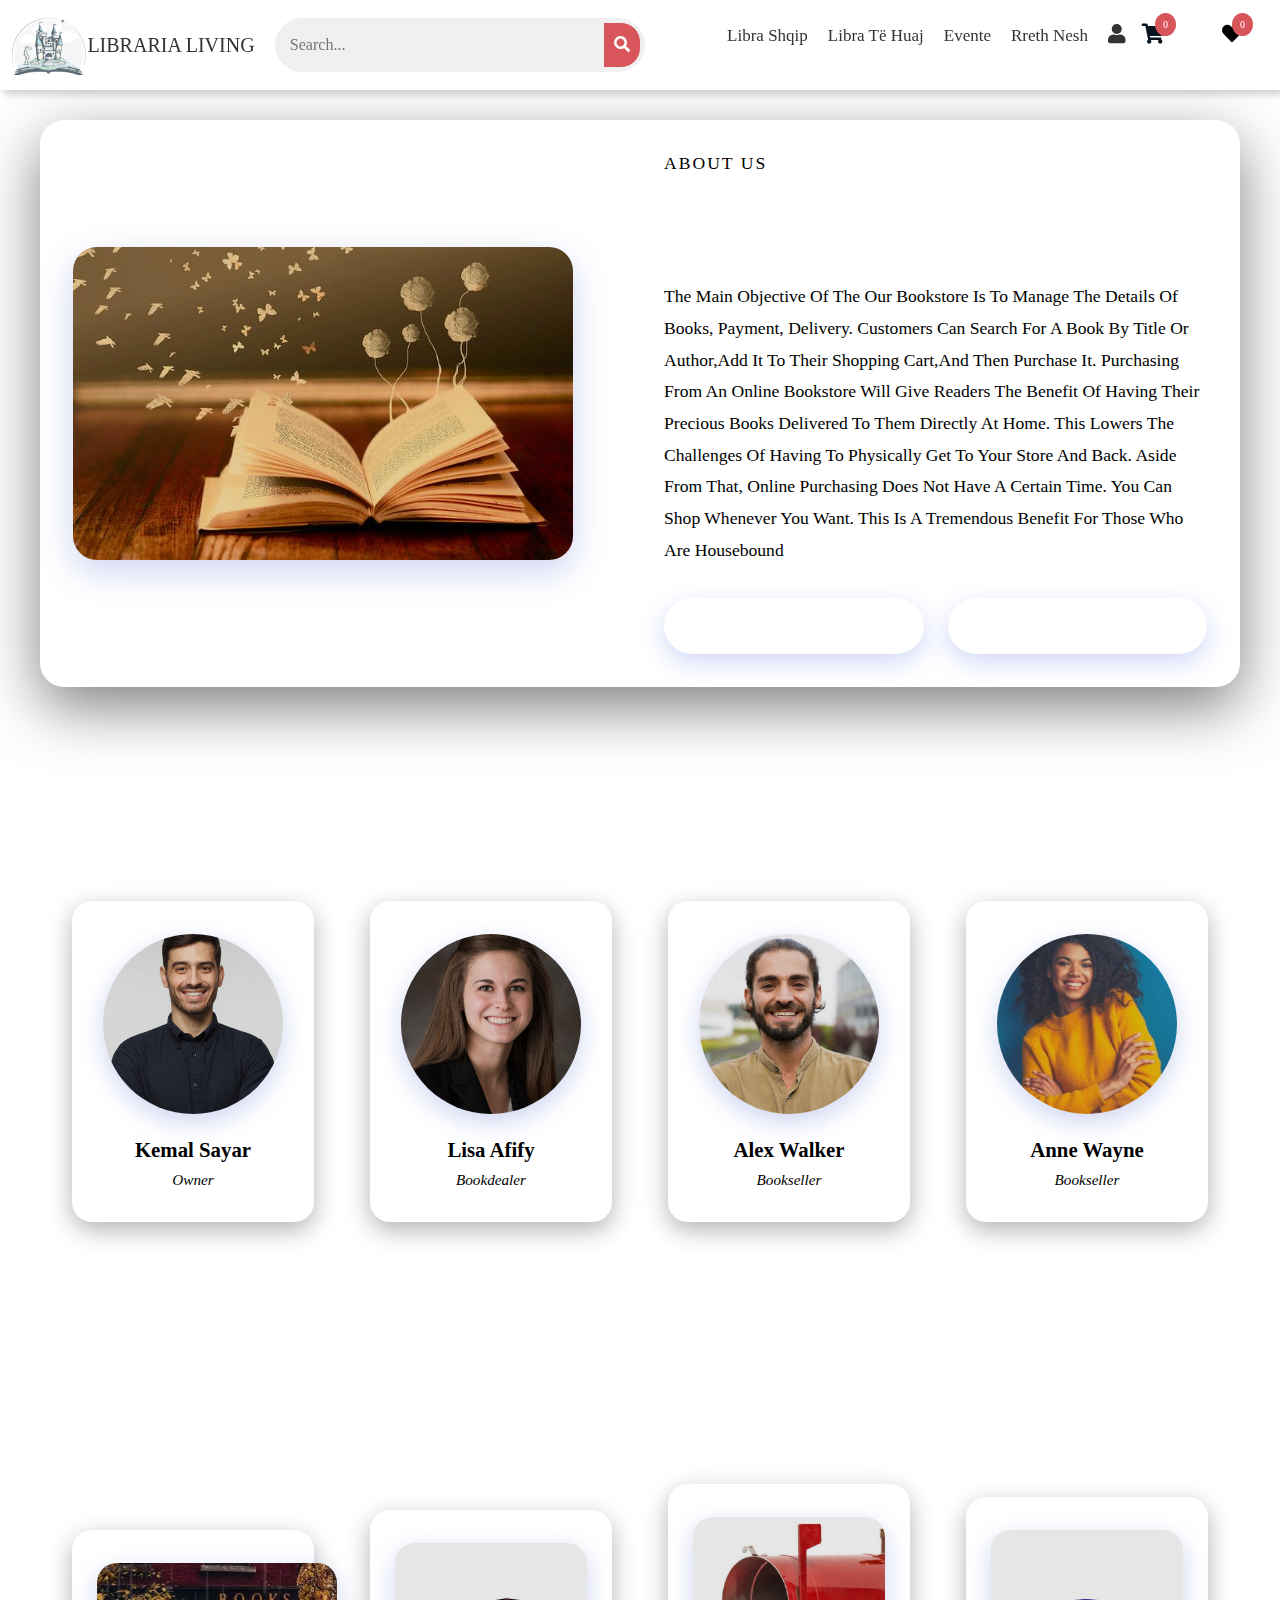
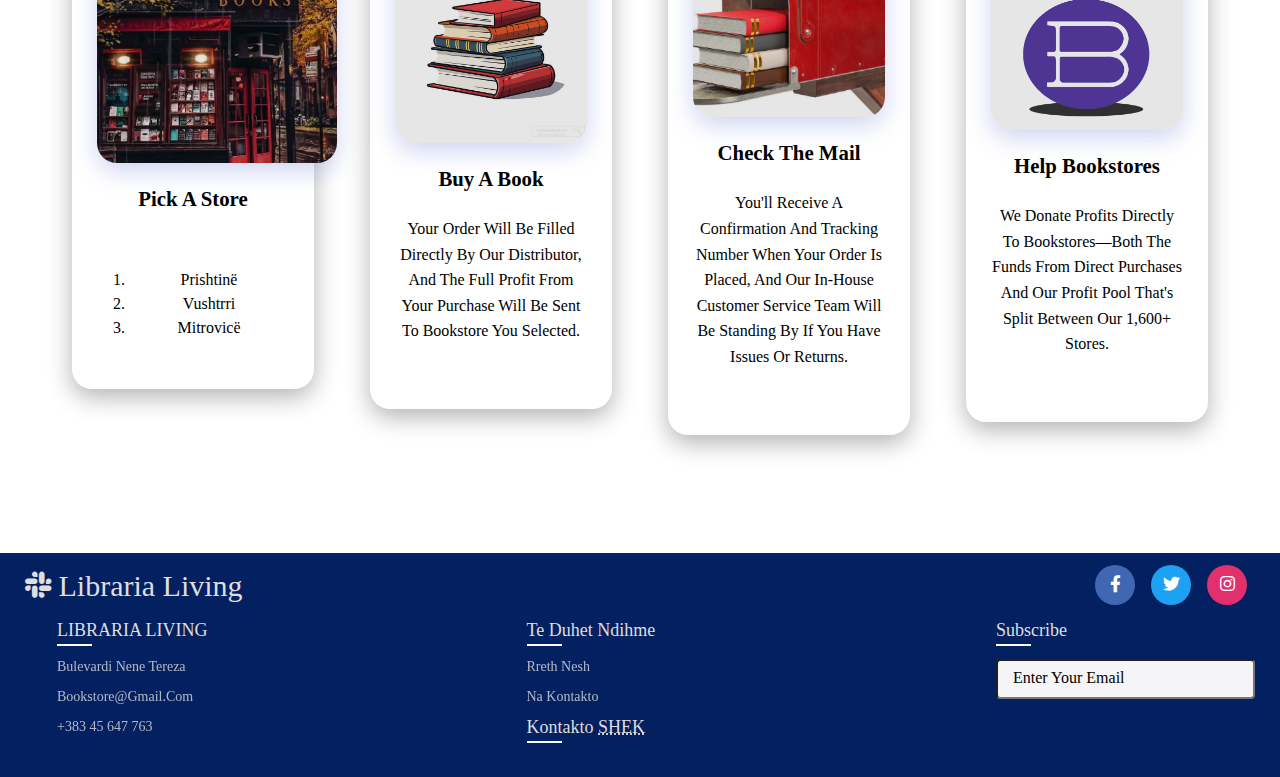
<file: bookstore/about.html>
<!DOCTYPE html>
<html lang="en">
<head>
    <meta charset="UTF-8">
    <meta name="viewport" content="width=device-width, initial-scale=1.0">
    <title>Bookstore website</title>
   <link rel="stylesheet" href=" https://cdn.jsdelivr.net/npm/bootstrap@5.3.2/dist/css/bootstrap.min.css">
   <link
      rel="stylesheet"
      href="https://cdnjs.cloudflare.com/ajax/libs/font-awesome/5.15.1/css/all.min.css"
    />
  <link rel="stylesheet" href="style.css">
 <link rel="stylesheet" href="about.css">
  <script>
    function scrollToSection(sectionId) {
  var section = document.getElementById(sectionId);
  if (section) {
   section.scrollIntoView({ behavior: 'smooth' });
  }
 }
  </script>
</head>
<body>
  <header class="container-fluid header-container">

    <div class="logo">
     <img src="./images/StoryShop.png" alt="Logo">
     <a href="index.html">LIBRARIA LIVING</a>
    </div>
  
    <div class="search-container">
      <form action="" class="search">
        <input type="text" class="search-bar" placeholder="Search...">
        <button class="search-button"> <i class="fas fa-search search-icon"></i></button>
      </form>
    </div>
  
    <nav class="menu-container">
     <ul>
      <li><a href="#">Libra shqip</a>
       <ul>
        <li><a href="./fantazi.html">Fantazi</a></li>
        <li><a href="./novela.html">Novela</a></li>
        <li><a href="./romance.html">Romancë</a></li>
       </ul>
      </li>
      <li><a href="#">Libra të huaj</a>
       <ul>
        <li><a href="./english.html">Libra anglisht</a></li>
        <li><a href="./frengjisht.html">Libra frengjisht</a></li>
        <li><a href="./turqisht.html">Libra turqisht</a></li>
       </ul>
      </li>
      <li><a href="events_Managemenet.html">Evente</a></li>
      <li><a href="./about.html">Rreth nesh</a></li>
      <li><a href="./account.html"><span class="fas fa-user" style="font-size: 20px;"></span></a></li>
     
     <div class="dropdown-cart">
            <button class="cart-toggle-btn">
              <i class="fas fa-shopping-cart"></i>
              <span class="cart-count">0</span>
            </button>
          <div class="cart-window">
              <div class="cart-items">
                <div class="book-card"></div>
              </div>
              <div class="cart-total">
                <p>Total: <span id="cart-total-price">0€</span></p>
              </div>
              <button class="btn btn-success">Checkout</button>
            </div>
          </div>
          <div class="dropdown-cart-1">
    <button class="cart-toggle-btn-1">
      <i class="fas fa-heart"></i>
      <span class="cart-count-1">0</span>
    </button>
  <div class="cart-window-1">
      <div class="cart-items-1">
        <div class="card-1"></div>
      </div>
      </div>
    </div>
    </ul>
    </nav>
   </header>
    
   <section class="about">
      <img src="./images/back.png" alt="AboutUs Image">
      <div class="a-text">
       <h4>About Us</h4>
       <h1>Bookstore</h1>
       <p>The main objective of the our Bookstore is to manage the details of books, payment, delivery.
       Customers can search for a book by title or author,add it to their shopping cart,and then purchase it. Purchasing from an online bookstore will give readers the benefit of having their precious books delivered to them directly at home. This lowers the challenges of having to physically get to your store and back. Aside from that, online purchasing does not have a certain time. You can shop whenever you want. This is a tremendous benefit for those who are housebound</p>
      <div class="a-btn">
       <button onclick="scrollToSection('ekipi')">Our Team</button>
       <button onclick="scrollToSection('learnmore')">Learn More</button>
      </div>
     </div>
    </section>
   
   <section class="ekipi" id="ekipi">
      <h2>Our Team</h2>
      <div class="row">
      <div class="col">
      <div class="a-card">
       <img src="./images/e1.png" alt="">
       <div class="a-content">
        <h5>Kemal Sayar</h5>
        <h6><i>Owner</i></h6>
       </div>
      </div>
     </div>
    
     <div class="col">
      <div class="a-card">
       <img src="./images/e3.png" alt="">
       <div class="a-content">
        <h5>Lisa Afify</h5>
        <h6><i>Bookdealer</i></h6>
       </div>
      </div>
     </div>
    
     <div class="col">
      <div class="a-card">
       <img src="./images/e2.png" alt="">
       <div class="a-content">
        <h5>Alex Walker</h5>
        <h6><i>Bookseller</i></h6>
       </div>
      </div>
     </div>
    
     <div class="col">
      <div class="a-card">
       <img src="./images/e4.png" alt="">
       <div class="a-content">
        <h5>Anne Wayne</h5>
        <h6><i>Bookseller</i></h6>
       </div>
      </div>
     </div>
    </div>
   </section>
   
   
   <section class="learn" id="learnmore">
     <h2>Learn More</h2>
    <div class="row">
    <div class="col">
     <div class="a-card">
      <img src="./images/pick.jpg" style="width: 15rem;" alt="">
      <div class="a-content">
       <h5><strong>Pick A Store</strong></h5>
       <p class="pp">
        <ol>
         <li>Prishtinë</li>
         <li>Vushtrri</li>
         <li>Mitrovicë</li>
        </ol>
       </p>
      </div>
     </div>
    </div>
   
    <div class="col">
     <div class="a-card">
      <img src="./images/Books.png" alt="">
      <div class="a-content">
       <h5><strong>Buy a Book</strong></h5>
       <p class="pp">Your order will be filled directly by our distributor, and the full profit from your purchase will be sent to bookstore
       you selected.</p>
   
      </div>
     </div>
    </div>
   
    <div class="col">
     <div class="a-card">
      <img src="./images/check.png" alt="">
      <div class="a-content">
       <h5><strong>Check the Mail</strong></h5>
       <p class="pp">You'll receive a confirmation and tracking number when your order is placed, and our in-house customer service team will
       be standing by if you have issues or returns.</p>
      </div>
     </div>
    </div>
   
    <div class="col">
     <div class="a-card">
      <img src="./images/help.gif" alt="">
      <div class="a-content">
       <h5><strong>Help Bookstores</strong></h5>
       <p class="pp">We donate profits directly to bookstores—both the funds from direct purchases and our profit pool that's split between
       our 1,600+ stores.</p>
      </div>
     </div>
    </div>
    </div>
   </section>
   <footer>
    <div class="content">
      <div class="top">
        <div class="logo-details">
          <i class="fab fa-slack"></i>
          <span class="logo_name">Libraria Living</span>
        </div>
        <div class="media-icons">
          <a href="https://www.facebook.com" target="_blank"><i class="fab fa-facebook-f"></i></a>
          <a href="https://www.twitter.com" target="_blank"><i class="fab fa-twitter"></i></a>
          <a href="https://www.instagram.com" target="_blank"><i class="fab fa-instagram"></i></a>
          
        </div>
      </div>
      <div class="link-boxes">
        <ul class="box">
          <li class="link_name">LIBRARIA LIVING</li>
          <li><a href="#">Bulevardi Nene Tereza</a></li>
          <li><a href="mailto:bookstore@gmail.com">bookstore@gmail.com</a></li>
          <li><a href="callto:+383 45 647 763">+383 45 647 763</a></li>
       
        </ul>
        <ul class="box">
          <li class="link_name">Te duhet ndihme</li>
          <li><a href="about.html">Rreth nesh</a></li>
          <li><a href="contact.html">Na kontakto</a></li>
          <li class="link_name">Kontakto <abbr title="Kontakto sherbimin e konsumatorit">SHEK</abbr></li>
        </ul>
      
        <ul class="box input-box">
          <li class="link_name">Subscribe</li>
          <li><input type="text" placeholder="Enter your email"></li>
        </ul>
      </div>
    </div>
    </footer>
</html>
</file>
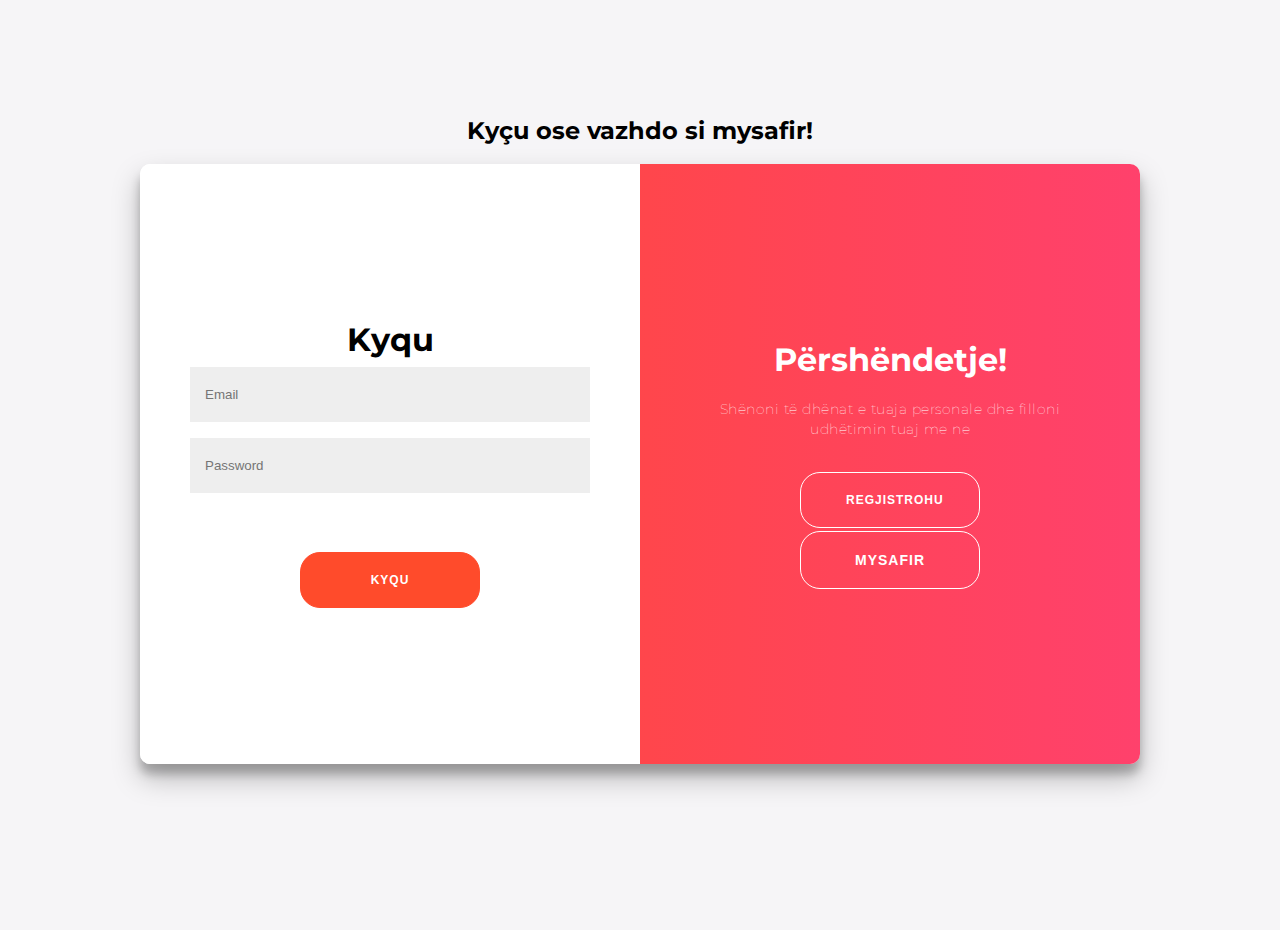
<file: bookstore/account.html>
<!DOCTYPE html>
<html lang="en">
<head>
    <meta charset="UTF-8">
    <meta name="viewport" content="width=device-width, initial-scale=1.0">
    <title>Sign in/up Form</title>
</head>
<body>
    <h2>Kyçu ose vazhdo si mysafir!</h2>
<div class="container" id="container">
    <div class="form-container sign-up-container">
        <form action="#">
            <h1>Krijo llogari</h1>
            <input type="text" placeholder="Emri" />
            <input type="text" placeholder="Mbiemri" />
            <input type="email" placeholder="Email" />
            <input type="password" placeholder="Fjalkalimi" />
            <input type="password" placeholder="Komfirmo fjalkalimin" />
            <div class="gender-container">
                <label
                  for="gjini"
                  style="font-size: 13px; font-weight: 100; margin-right: 30px">Zgjidh gjininë:</label>
                <input type="radio" name="gjinia" id="female" />
                <label for="female" class="radio-label">Femer</label>
                <input type="radio" name="gjinia" id="male" />
                <label for="male" class="radio-label">Mashkull</label>
              </div>
            <button>Regjistrohu</button>
        </form>
    </div>
    <div class="form-container sign-in-container">
        <form action="#">
            <h1>Kyqu</h1>
            <input type="email" placeholder="Email" />
            <input type="password" placeholder="Password" />
            <a href="#">Keni harruar fjalëkalimin?</a>
            <button>Kyqu</button>
        </form>
    </div>
    <div class="overlay-container">
        <div class="overlay">
            <div class="overlay-panel overlay-left">
                <h1>Mirësevini përsëri!</h1>
                <p>Që të jeni të lidhur me ne ju lutem kyqu me të dhënat e tuaja personale </p>
                <button class="ghost" id="signIn">Kyqu</button>
                <button class="ghost" id="guess"><a href="index.html">Mysafir</a></button>
            </div>
            <div class="overlay-panel overlay-right">
                <h1>Përshëndetje!</h1>
                <p>Shënoni të dhënat e tuaja personale dhe filloni udhëtimin tuaj me ne</p>
                <button class="ghost" id="signUp">Regjistrohu</button>
                <button class="ghost" id="guess"><a href="index.html">Mysafir</a></button>
            </div>
        </div>
    </div>
</div>




    

<script>
    const signUpButton = document.getElementById('signUp');
const signInButton = document.getElementById('signIn');
const container = document.getElementById('container');

signUpButton.addEventListener('click', () => {
    container.classList.add("right-panel-active");
});

signInButton.addEventListener('click', () => {
    container.classList.remove("right-panel-active");
});

document.addEventListener('DOMContentLoaded', function () {
        const signInForm = document.querySelector('.form-container.sign-in-container form');

        signInForm.addEventListener('submit', function (event) {
            const emailInput = document.querySelector('.form-container.sign-in-container input[type="email"]');
            const passwordInput = document.querySelector('.form-container.sign-in-container input[type="password"]');

            if (!emailInput.value.trim() || !passwordInput.value.trim()) {
                alert('Email and password cannot be empty.');
                event.preventDefault();
            }
        });
    });
    //pjesa e regjistrimit
    document.addEventListener('DOMContentLoaded', function () {
        const signUpForm = document.querySelector('form');

        signUpForm.addEventListener('submit', function (event) {
            const nameInput = document.querySelector('input[placeholder="Emri"]');
            const surnameInput = document.querySelector('input[placeholder="Mbiemri"]');
            const emailInput = document.querySelector('input[placeholder="Email"]');
            const passwordInput = document.querySelector('input[placeholder="Fjalkalimi"]');
            const confirmPasswordInput = document.querySelector('input[placeholder="Komfirmo fjalkalimin"]');

            if (!validateNotEmpty(nameInput, "Emri") ||
                !validateNotEmpty(surnameInput, "Mbiemri") ||
                !validateNotEmpty(emailInput, "Email") ||
                !validateNotEmpty(passwordInput, "Fjalkalimi") ||
                !validateNotEmpty(confirmPasswordInput, "Komfirmo fjalkalimin") ||
                !validatePasswordMatch(passwordInput.value, confirmPasswordInput.value) ||
                !validatePasswordLength(passwordInput.value)) {
                event.preventDefault();
            } else {
                // Registration is successful, show an alert (you can replace this with your logic)
                alert('Regjistrimi u krye me sukses!');
            }
        });

        function validateNotEmpty(input, fieldName) {
            if (input.value.trim() === '') {
                alert(`${fieldName} nuk mund të jetë bosh.`);
                return false;
            }
            return true;
        }

        function validatePasswordMatch(password, confirmPassword) {
            if (password !== confirmPassword) {
                alert('Fjalëkalimet nuk përputhen.');
                return false;
            }
            return true;
        }

        function validatePasswordLength(password) {
            if (password.length < 8) {
                alert('Fjalëkalimi duhet të jetë të paktën 8 karaktere.');
                return false;
            }
            return true;
        }
    });
</script>


<style>
    
@import url('https://fonts.googleapis.com/css?family=Montserrat:400,800');

* {
    box-sizing: border-box;
}

body {
    background: #f6f5f7;
    display: flex;
    justify-content: center;
    align-items: center;
    flex-direction: column;
    font-family: 'Montserrat', sans-serif;
    height: 100vh;
    margin: -20px 0 50px;
}

h1 {
    font-weight: bold;
    margin: 0;
}

h2 {
    text-align: center;
}

p {
    font-size: 14px;
    font-weight: 100;
    line-height: 20px;
    letter-spacing: 0.5px;
    margin: 20px 0 30px;
}

span {
    font-size: 12px;
}

a {
    color:white;
    font-size: 14px;
    text-decoration: none;
    margin: 15px 0;
}

button {
    border-radius: 20px;
    border: 1px solid #FF4B2B;
    background-color: #FF4B2B;
    color: #FFFFFF;
    font-size: 12px;
    font-weight: bold;
    padding: 20px 45px;
    letter-spacing: 1px;
    text-transform: uppercase;
    transition: transform 80ms ease-in;
    margin-top: 3px;
    width:180px;
}

button:active {
    transform: scale(0.95);
}

button:focus {
    outline: none;
}

button.ghost {
    background-color: transparent;
    border-color: #FFFFFF;
}

form {
    background-color: #FFFFFF;
    display: flex;
    align-items: center;
    justify-content: center;
    flex-direction: column;
    padding: 0 50px;
    height: 100%;
    text-align: center;
}

input {
    background-color: #eee;
    border: none;
    padding: 20px 15px;
    margin: 8px 0;
    width: 100%;
}

.container {
    background-color: #fff;
    border-radius: 10px;
    box-shadow: 0 14px 28px rgba(0,0,0,0.25), 
            0 10px 10px rgba(0,0,0,0.22);
    position: relative;
    overflow: hidden;
    width: 1000px;
    max-width: 100%;
    min-height: 600px;
}
.gender-container {
        display: flex;
        align-items: center;
        margin-bottom: 8px;
        
        border: none;
        padding: 10px 10px;
        width: 100%;
      }

      label.radio-label {
        display: inline-block;
        align-items: center;
       
        padding: 8px 12px;
        margin: 8px 0;
        cursor: pointer;
        border-radius: 5px;
        font-size: 13px;
        font-weight: 100;
      }

      label.radio-label:hover {
        background-color: #ddd;
      }
      input[type="radio"] {
        width: 16px;
        height: 16px;
        margin-right: 3px; 
      }

      input[type="radio"]:checked + label.radio-label {
        background-color: #ff4b2b;
        color: #fff;
      }
.form-container {
    position: absolute;
    top: 0;
    height: 100%;
    transition: all 0.6s ease-in-out;
}

.sign-in-container {
    left: 0;
    width: 50%;
    z-index: 2;
}

.container.right-panel-active .sign-in-container {
    transform: translateX(100%);
}

.sign-up-container {
    left: 0;
    width: 50%;
    opacity: 0;
    z-index: 1;
}

.container.right-panel-active .sign-up-container {
    transform: translateX(100%);
    opacity: 1;
    z-index: 5;
    animation: show 0.6s;
}

@keyframes show {
    0%, 49.99% {
        opacity: 0;
        z-index: 1;
    }
    
    50%, 100% {
        opacity: 1;
        z-index: 5;
    }
}

.overlay-container {
    position: absolute;
    top: 0;
    left: 50%;
    width: 50%;
    height: 100%;
    overflow: hidden;
    transition: transform 0.6s ease-in-out;
    z-index: 100;
}

.container.right-panel-active .overlay-container{
    transform: translateX(-100%);
}

.overlay {
    background: #FF416C;
    background: -webkit-linear-gradient(to right, #FF4B2B, #FF416C);
    background: linear-gradient(to right, #FF4B2B, #FF416C);
    background-repeat: no-repeat;
    background-size: cover;
    background-position: 0 0;
    color: #FFFFFF;
    position: relative;
    left: -100%;
    height: 100%;
    width: 200%;
    transform: translateX(0);
    transition: transform 0.6s ease-in-out;
}

.container.right-panel-active .overlay {
    transform: translateX(50%);
}

.overlay-panel {
    position: absolute;
    display: flex;
    align-items: center;
    justify-content: center;
    flex-direction: column;
    padding: 0 40px;
    text-align: center;
    top: 0;
    height: 100%;
    width: 50%;
    transform: translateX(0);
    transition: transform 0.6s ease-in-out;
}

.overlay-left {
    transform: translateX(-20%);
}

.container.right-panel-active .overlay-left {
    transform: translateX(0);
}

.overlay-right {
    right: 0;
    transform: translateX(0);
}

.container.right-panel-active .overlay-right {
    transform: translateX(20%);
}
</file>
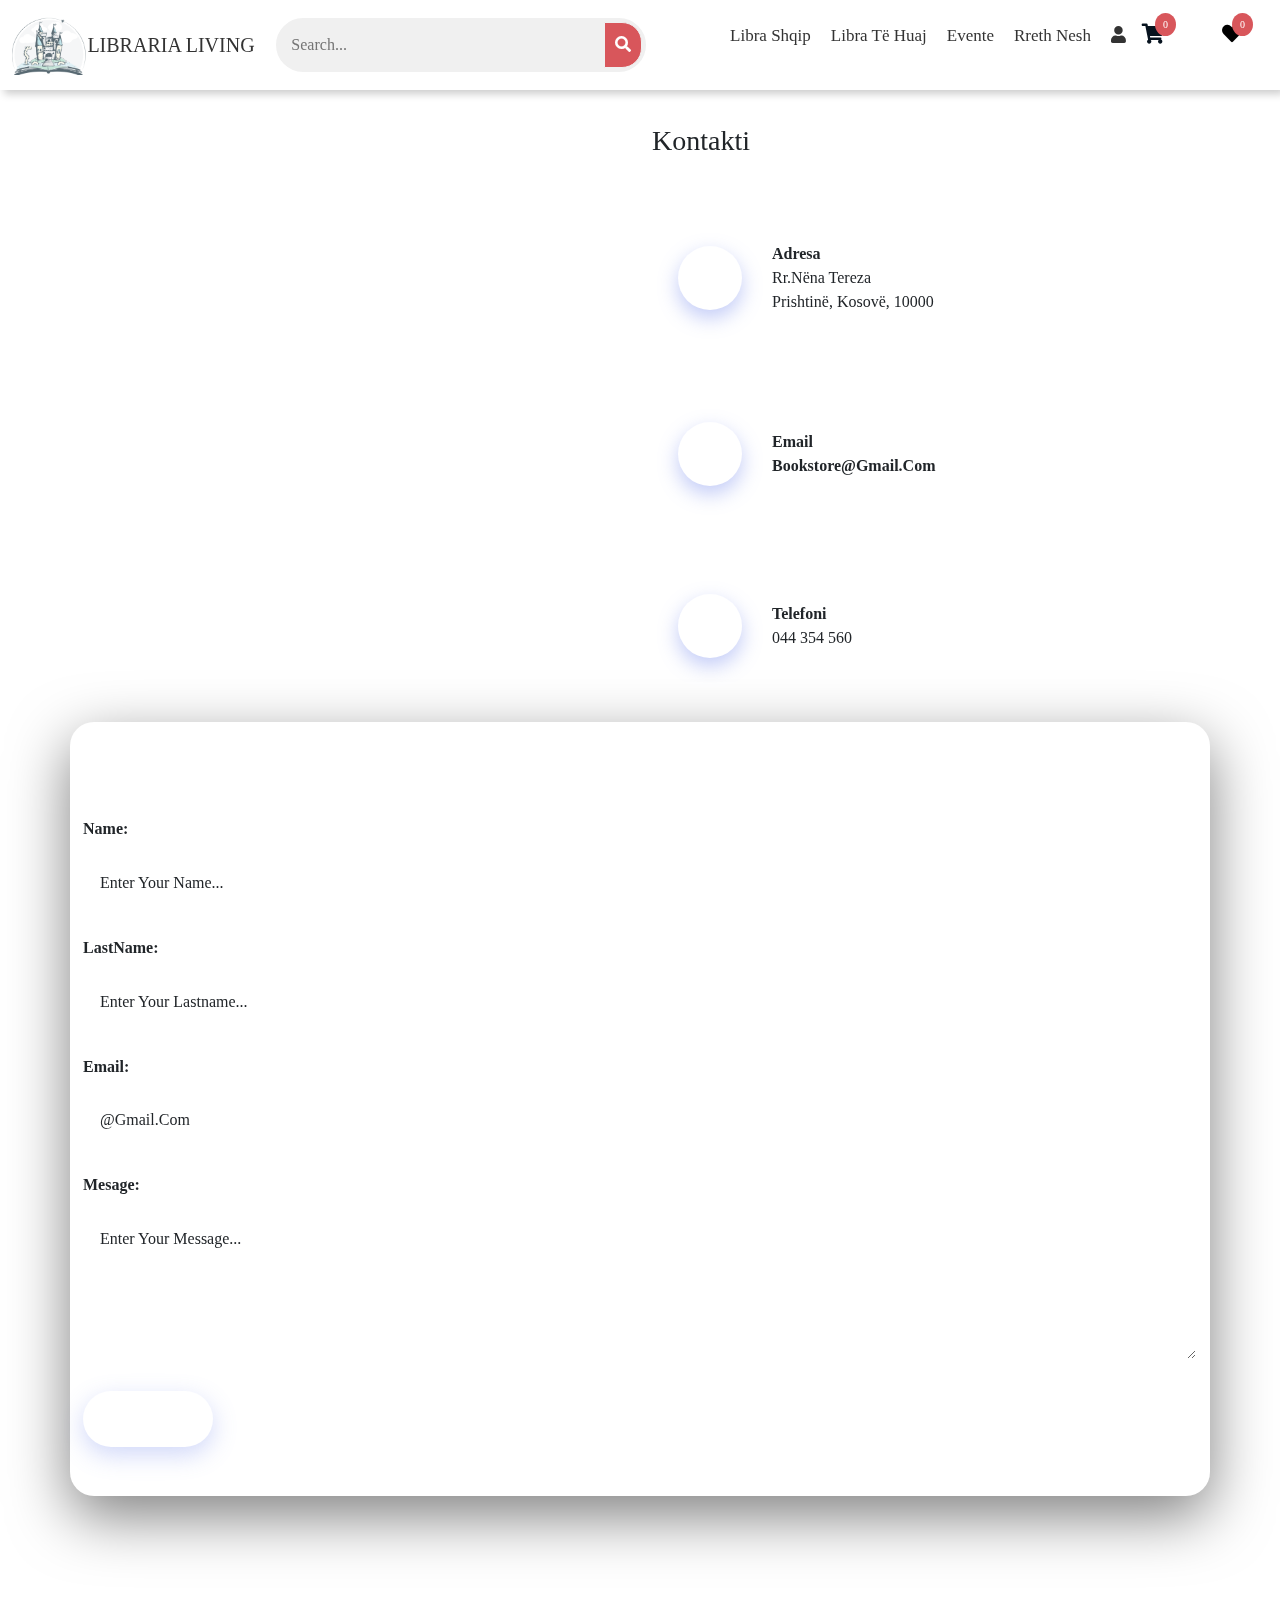
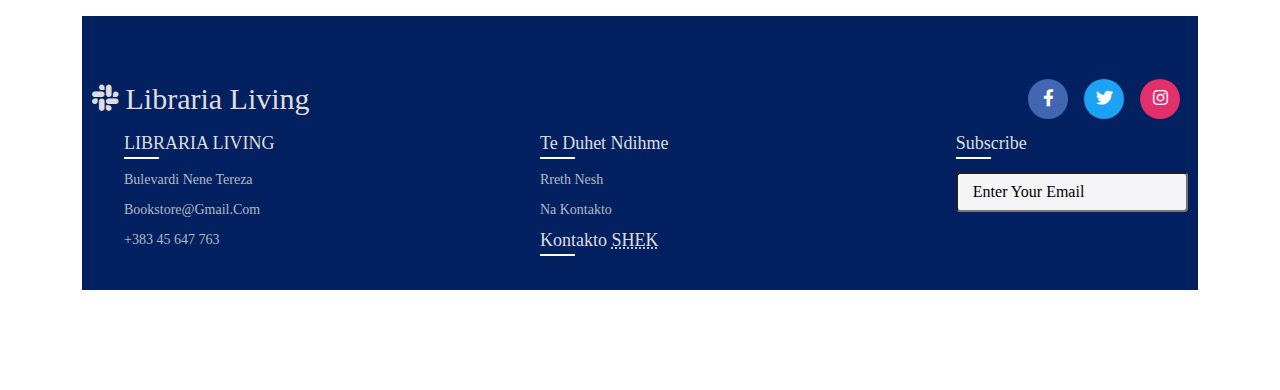
<file: bookstore/contact.html>
<!DOCTYPE html>
<html lang="en">
    <head>
      <meta charset="UTF-8" />
      <meta name="viewport" content="width=device-width, initial-scale=1.0" />
      <link rel="stylesheet" href="contact.css" />
      <link rel="stylesheet" href="style.css" />
      <link
        rel="stylesheet"
        href="https://cdnjs.cloudflare.com/ajax/libs/font-awesome/5.15.1/css/all.min.css"
      />
      <link
        rel="stylesheet"
        href="	https://cdn.jsdelivr.net/npm/bootstrap@5.3.2/dist/css/bootstrap.min.css"
      />
      <title>Document</title>
    </head>
<body>
  <header class="container-fluid header-container">

  <div class="logo">
   <img src="./images/StoryShop.png" alt="Logo">
   <a href="about.html">LIBRARIA LIVING</a>
  </div>

  <div class="search-container">
    <form action="" class="search">
      <input type="text" class="search-bar" placeholder="Search...">
      <button class="search-button"> <i class="fas fa-search search-icon"></i></button>
    </form>
  </div>

  <nav class="menu-container">
   <ul>
    <li><a href="#">Libra shqip</a>
     <ul>
      <li><a href="./fantazi.html">Fantazi</a></li>
      <li><a href="./novela.html">Novela</a></li>
      <li><a href="./romance.html">Romancë</a></li>
     </ul>
    </li>
    <li><a href="#">Libra të huaj</a>
     <ul>
      <li><a href="./english.html">Libra anglisht</a></li>
      <li><a href="./frengjisht.html">Libra frengjisht</a></li>
      <li><a href="./turqisht.html">Libra turqisht</a></li>
     </ul>
    </li>
    <li><a href="events_Managemenet.html">Evente</a></li>
    <li><a href="./about.html">Rreth nesh</a></li>
    <li><a href="./login.html"><span class="fas fa-user"></span></a></li>
   
   <div class="dropdown-cart">
          <button class="cart-toggle-btn">
            <i class="fas fa-shopping-cart"></i>
            <span class="cart-count">0</span>
          </button>
        <div class="cart-window">
            <div class="cart-items">
              <div class="book-card"></div>
            </div>
            <div class="cart-total">
              <p>Total: <span id="cart-total-price">0€</span></p>
            </div>
            <button class="btn btn-success">Checkout</button>
          </div>
        </div>
        <div class="dropdown-cart-1">
  <button class="cart-toggle-btn-1">
    <i class="fas fa-heart"></i>
    <span class="cart-count-1">0</span>
  </button>
<div class="cart-window-1">
    <div class="cart-items-1">
      <div class="card-1"></div>
    </div>
    </div>
  </div>
  </ul>
  </nav>
 </header>

    <section class="container mt-4">
  <div class="row">
   <div class="col-md-6">
   <iframe
    src="https://www.google.com/maps/embed?pb=!1m18!1m12!1m3!1d93959.44450067711!2d21.06804805661157!3d42.61402187612393!2m3!1f0!2f0!3f0!3m2!1i1024!2i768!4f13.1!3m3!1m2!1s0x13549ee0f97fc09b%3A0x3c4000571c083b34!2sLibraria%20Dukagjini!5e0!3m2!1sen!2s!4v1704639921291!5m2!1sen!2s"
    width="600" height="450" style="border:0;" allowfullscreen="" loading="lazy"
    referrerpolicy="no-referrer-when-downgrade"></iframe>
   </div>
   
   <div class="col-md-6">
    <address>
     <h3>Kontakti</h3>
     <div class="contact-info">
     <span class="address-icon"><i class="fas fa-map-marker-alt"></i></span>
     <div class="info-text">
      <strong>Adresa</strong>
      <br>Rr.Nëna Tereza
      <br>Prishtinë, Kosovë, 10000
     </div>
     </div>

     <div class="contact-info">
      <span class="address-icon"><i class="fas fa-envelope"></i></span>
      <div class="info-text">
      <strong>Email</strong> <br> <a href="mailto:bookstore@gmail.com" id="dergoEmail">bookstore@gmail.com</a>
      </div>
     </div>
     
     <div class="contact-info">
      <span class="address-icon"><i class="fas fa-phone"></i></span>
      <div class="info-text">
       <strong>Telefoni</strong> <br> 044 354 560
      </div>
     </div>
    </address>
   </div>
  </div>
        <br>
<div class="row">
   <div class="contact-container">
    <h2>Contact Us</h2>
    <form id="kontakt-forma" onsubmit="return validateForm()">
    <label for="name">Name:</label>
    <input type="text" id="name" name="name" required
    placeholder="Enter your name..." >

    <label for="lastname">LastName:</label>
    <input type="text" id="lastname" name="lastname" 
    placeholder="Enter your Lastname..." >

    <label for="email">Email:</label>
    <input type="text" id="email" name="email"  
    value="@gmail.com">


    <label for="message">Mesage:</label>
    <textarea id="message"  name="message" 
    placeholder="Enter your message..." ></textarea>

   <input type="submit" value="submit">
    </form>
   </div>
   </div>
    
        <footer>
          <div class="content">
            <div class="top">
              <div class="logo-details">
                <i class="fab fa-slack"></i>
                <span class="logo_name">Libraria Living</span>
              </div>
              <div class="media-icons">
                <a href="https://www.facebook.com" target="_blank"><i class="fab fa-facebook-f"></i></a>
                <a href="https://www.twitter.com" target="_blank"><i class="fab fa-twitter"></i></a>
                <a href="https://www.instagram.com" target="_blank"><i class="fab fa-instagram"></i></a>
                
              </div>
            </div>
            <div class="link-boxes">
              <ul class="box">
                <li class="link_name">LIBRARIA LIVING</li>
                <li><a href="#">Bulevardi Nene Tereza</a></li>
                <li><a href="mailto:bookstore@gmail.com">bookstore@gmail.com</a></li>
                <li><a href="callto:+383 45 647 763">+383 45 647 763</a></li>
             
              </ul>
              <ul class="box">
                <li class="link_name">Te duhet ndihme</li>
                <li><a href="about.html">Rreth nesh</a></li>
                <li><a href="contact.html">Na kontakto</a></li>
                <li class="link_name">Kontakto <abbr title="Kontakto sherbimin e konsumatorit">SHEK</abbr></li>
              </ul>
            
              <ul class="box input-box">
                <li class="link_name">Subscribe</li>
                <li><input type="text" placeholder="Enter your email"></li>
              </ul>
            </div>
          </div>
          </footer>
        <script src="script.js"></script>
</body>
</html>
</file>
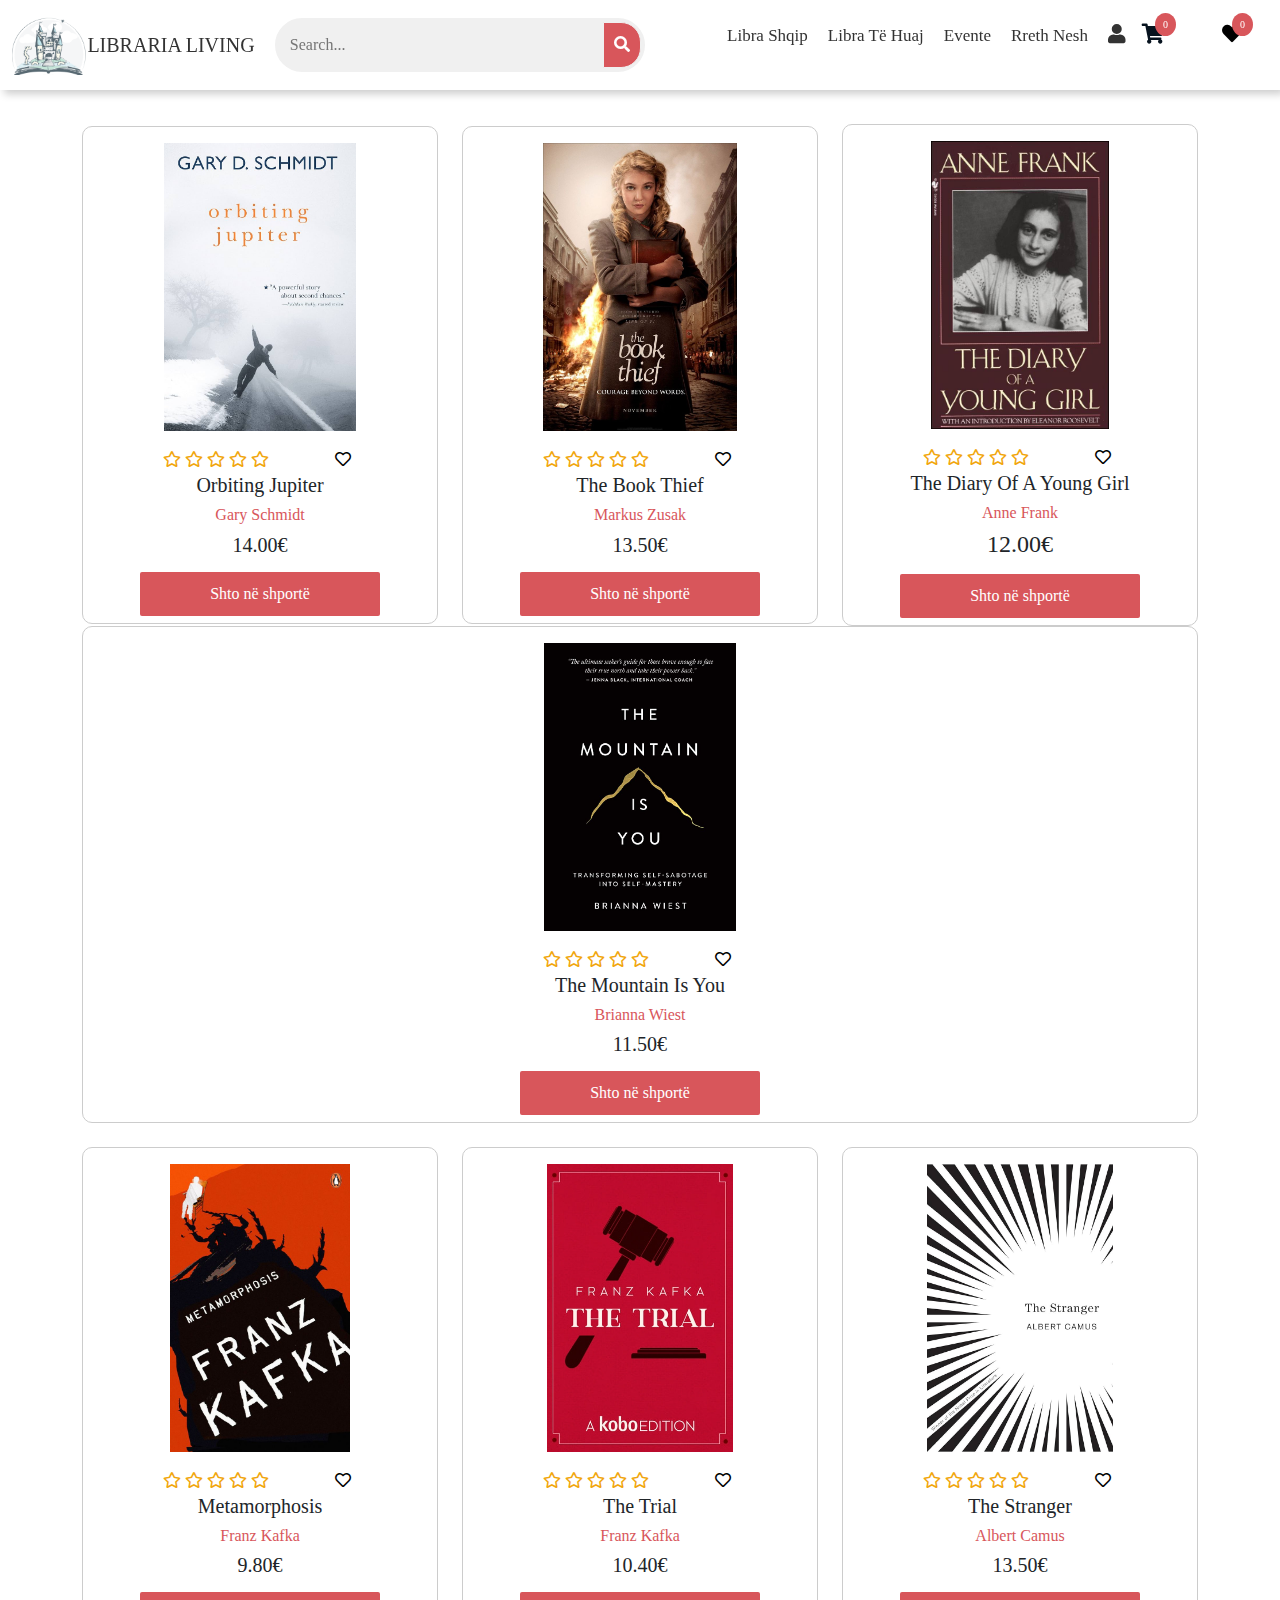
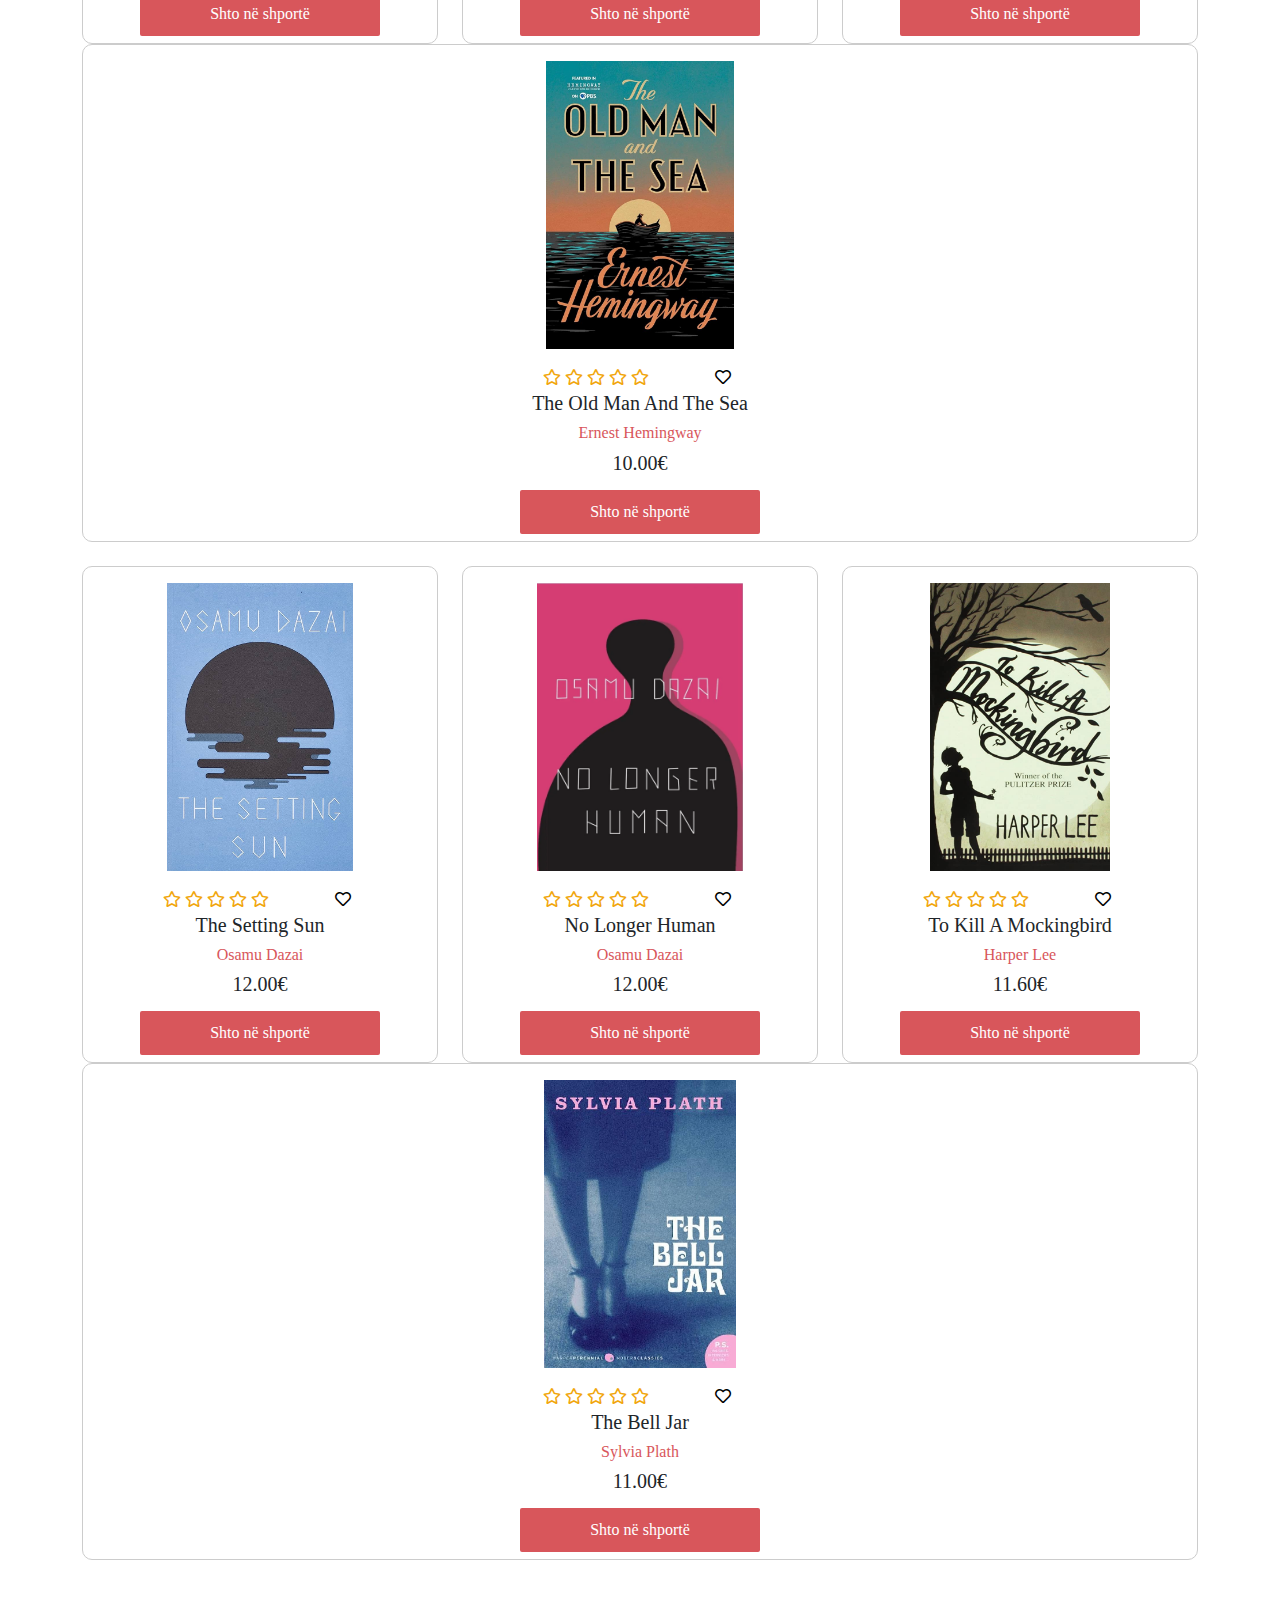
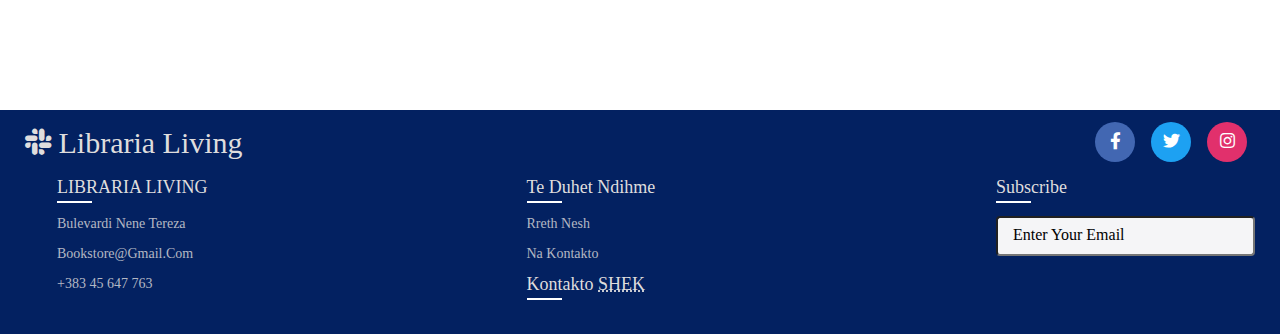
<file: bookstore/english.html>
<!DOCTYPE html>
<html lang="en">

<head>
 <meta charset="UTF-8">
 <meta name="viewport" content="width=device-width, initial-scale=1.0">
 <title>Librat Anglisht</title>
 <link rel="stylesheet" href="style.css">
 <link rel="stylesheet" href="https://cdnjs.cloudflare.com/ajax/libs/font-awesome/5.15.1/css/all.min.css">
 <link rel="stylesheet" href="	https://cdn.jsdelivr.net/npm/bootstrap@5.3.2/dist/css/bootstrap.min.css">
</head>

<body>
<header class="container-fluid header-container">

  <div class="logo">
   <img src="./images/StoryShop.png" alt="Logo">
   <a href="index.html">LIBRARIA LIVING</a>
  </div>

  <div class="search-container">
    <form action="" class="search">
      <input type="text" class="search-bar" placeholder="Search...">
      <button class="search-button"> <i class="fas fa-search search-icon"></i></button>
    </form>
  </div>

  <nav class="menu-container">
   <ul>
    <li><a href="#">Libra shqip</a>
     <ul>
      <li><a href="./fantazi.html">Fantazi</a></li>
      <li><a href="./novela.html">Novela</a></li>
      <li><a href="./romance.html">Romancë</a></li>
     </ul>
    </li>
    <li><a href="#">Libra të huaj</a>
     <ul>
      <li><a href="./english.html">Libra anglisht</a></li>
      <li><a href="./frengjisht.html">Libra frengjisht</a></li>
      <li><a href="./turqisht.html">Libra turqisht</a></li>
     </ul>
    </li>
    <li><a href="events_Managemenet.html">Evente</a></li>
    <li><a href="./about.html">Rreth nesh</a></li>
    <li><a href="./account.html"><span class="fas fa-user" style="font-size: 20px;"></span></a></li>
   
   <div class="dropdown-cart">
          <button class="cart-toggle-btn">
            <i class="fas fa-shopping-cart"></i>
            <span class="cart-count">0</span>
          </button>
        <div class="cart-window">
            <div class="cart-items">
              <div class="book-card"></div>
            </div>
            <div class="cart-total">
              <p>Total: <span id="cart-total-price">0€</span></p>
            </div>
            <button class="btn btn-success">Checkout</button>
          </div>
        </div>
        <div class="dropdown-cart-1">
  <button class="cart-toggle-btn-1">
    <i class="fas fa-heart"></i>
    <span class="cart-count-1">0</span>
  </button>
<div class="cart-window-1">
    <div class="cart-items-1">
      <div class="card-1"></div>
    </div>
    </div>
  </div>
  </ul>
  </nav>
 </header>
 
<section class="container mt-4">

  <div class="row">

   <div class="col">
    <div class="book-card">
      <img src="./images/Orbiting.png" alt="">
      <div class="content">
        <div class="star-heart">
          <div class="stars" id="Orbiting-Jupiter">
            <i class="far fa-star" data-value="1"></i>
            <i class="far fa-star" data-value="2"></i>
            <i class="far fa-star" data-value="3"></i>
            <i class="far fa-star" data-value="4"></i>
            <i class="far fa-star" data-value="5"></i>
          </div>
       <button class="wishlist-heart"><i class="far fa-heart"></i></button>
      </div>
      <h5>Orbiting Jupiter</h5>
      <h6>Gary Schmidt</h6>
      <h5 class="price">14.00€</h5>
      <div class="btn">
       <button>Shto në shportë</button>
      </div>
     </div>
    </div>
   </div>

   <div class="col">
    <div class="book-card">
      <img src="./images/book_thief.jpg" alt="">

     <div class="content">
      <div class="star-heart">
       <div class="stars" id="The-Book-Thief">
          <i class="far fa-star" data-value="1"></i>
          <i class="far fa-star" data-value="2"></i>
          <i class="far fa-star" data-value="3"></i>
          <i class="far fa-star" data-value="4"></i>
          <i class="far fa-star" data-value="5"></i>
       </div>
       <button class="wishlist-heart"><i class="far fa-heart"></i></button>
      </div>
      
      <h5>The Book Thief</h5>
      <h6>Markus Zusak </h6>
      <h5 class="price">13.50€</h5>
    
      <div class="btn">
       <button>Shto në shportë</button>
      </div>
     </div>
    </div>
   </div>

   <div class="col">
    <div class="book-card">
      <img src="./images/diary.jpg" alt="">

     <div class="content">
      <div class="star-heart">
        <div class="stars" id="TheDiaryOfAYoungGirl">
          <i class="far fa-star" data-value="1"></i>
          <i class="far fa-star" data-value="2"></i>
          <i class="far fa-star" data-value="3"></i>
          <i class="far fa-star" data-value="4"></i>
          <i class="far fa-star" data-value="5"></i>
         </div>
       <button class="wishlist-heart"><i class="far fa-heart"></i></button>
      </div>
      <h5>The Diary Of A Young Girl</h5>
      <h6>Anne Frank</h6>
      <h4 class="price">12.00€</h4>
      <div class="btn">
       <button>Shto në shportë</button>
      </div>
     </div>
    </div>

   </div>

   <div class="col">
    <div class="book-card">
      <img src="./images/mountain.png" alt="">

     <div class="content">
        <div class="star-heart">
          <div class="stars" id="The-Mountain-Is-You">
            <i class="far fa-star" data-value="1"></i>
            <i class="far fa-star" data-value="2"></i>
            <i class="far fa-star" data-value="3"></i>
            <i class="far fa-star" data-value="4"></i>
            <i class="far fa-star" data-value="5"></i>
           </div>
       <button class="wishlist-heart"><i class="far fa-heart"></i></button>
      </div>
      <h5>The Mountain Is You</h5>
      <h6>Brianna Wiest</h5>
       <h5 class="price">11.50€</h5>
       <div class="btn">
        <button>Shto në shportë</button>
       </div>
     </div>
    </div>
   </div>

  </div>

  <br>

  <div class="row">
   <div class="col">
    <div class="book-card">
      <img src="./images/metamorphosis.jpg" alt="">

      <div class="content">
        <div class="star-heart">
          <div class="stars" id="Metamorphosis">
            <i class="far fa-star" data-value="1"></i>
            <i class="far fa-star" data-value="2"></i>
            <i class="far fa-star" data-value="3"></i>
            <i class="far fa-star" data-value="4"></i>
            <i class="far fa-star" data-value="5"></i>
           </div>
       <button class="wishlist-heart"><i class="far fa-heart"></i></button>
      </div>
      <h5>Metamorphosis</h5>
      <h6>Franz Kafka</h6>
      <h5 class="price">9.80€</h5>
      <div class="btn">
       <button>Shto në shportë</button>
      </div>
     </div>
    </div>
   </div>
   <div class="col">
    <div class="book-card">
      <img src="./images/trial.png" alt="">

      <div class="content">
        <div class="star-heart">
          <div class="stars" id="The-Trial">
            <i class="far fa-star" data-value="1"></i>
            <i class="far fa-star" data-value="2"></i>
            <i class="far fa-star" data-value="3"></i>
            <i class="far fa-star" data-value="4"></i>
            <i class="far fa-star" data-value="5"></i>
           </div>
       <button class="wishlist-heart"><i class="far fa-heart"></i></button>
      </div>
      <h5>The trial</h5>
      <h6>Franz Kafka</h6>
      <h5 class="price">10.40€</h5>
      <div class="btn">
       <button>Shto në shportë</button>
      </div>
     </div>
    </div>
   </div>

   <div class="col">
    <div class="book-card">
    <img src="./images/Stranger.png" alt="">

     <div class="content">
        <div class="star-heart">
          <div class="stars" id="The-Stranger">
            <i class="far fa-star" data-value="1"></i>
            <i class="far fa-star" data-value="2"></i>
            <i class="far fa-star" data-value="3"></i>
            <i class="far fa-star" data-value="4"></i>
            <i class="far fa-star" data-value="5"></i>
          </div>
       <button class="wishlist-heart"><i class="far fa-heart"></i></button>
      </div>
      <h5>The Stranger</h5>
      <h6>Albert Camus</h6>
      <h5 class="price">13.50€</h5>
      <div class="btn">
       <button>Shto në shportë</button>
      </div>
     </div>
    </div>

   </div>

   <div class="col">
    <div class="book-card">
      <img src="./images/sea.png" alt="">

      <div class="content">
        <div class="star-heart">
          <div class="stars" id="TheOldManAndTheSea">
            <i class="far fa-star" data-value="1"></i>
            <i class="far fa-star" data-value="2"></i>
            <i class="far fa-star" data-value="3"></i>
            <i class="far fa-star" data-value="4"></i>
            <i class="far fa-star" data-value="5"></i>
           </div>
       <button class="wishlist-heart"><i class="far fa-heart"></i></button>
      </div>
      <h5>The Old Man And The Sea</h5>
      <h6>Ernest Hemingway</h6>
      <h5 class="price">10.00€</h5>
      <div class="btn">
       <button>Shto në shportë</button>
      </div>
     </div>
    </div>
   </div>
  </div>

  <br>

  <div class="row">
   <div class="col">
    <div class="book-card">
      <img src="./images/setting_sun.png" alt="">

    <div class="content">
      <div class="star-heart">
        <div class="stars" id="The-Setting-Sun">
          <i class="far fa-star" data-value="1"></i>
          <i class="far fa-star" data-value="2"></i>
          <i class="far fa-star" data-value="3"></i>
          <i class="far fa-star" data-value="4"></i>
          <i class="far fa-star" data-value="5"></i>
         </div>
       <button class="wishlist-heart"><i class="far fa-heart"></i></button>
      </div>
      <h5>The Setting sun</h5>
      <h6>Osamu Dazai</h6>
      <h5 class="price">12.00€</h5>
      <div class="btn">
       <button>Shto në shportë</button>
      </div>
     </div>
    </div>
   </div>
   <div class="col">
    <div class="book-card">
      <img src="./images/human.png" alt="">

    <div class="content">
      <div class="star-heart">
        <div class="stars" id="No-Longer-Human">
          <i class="far fa-star" data-value="1"></i>
          <i class="far fa-star" data-value="2"></i>
          <i class="far fa-star" data-value="3"></i>
          <i class="far fa-star" data-value="4"></i>
          <i class="far fa-star" data-value="5"></i>
         </div>
       <button class="wishlist-heart"><i class="far fa-heart"></i></button>
      </div>
      <h5>No Longer Human</h5>
      <h6>Osamu Dazai</h6>
      <h5 class="price">12.00€</h5>
      <div class="btn">
       <button>Shto në shportë</button>
      </div>
     </div>
    </div>
   </div>
   <div class="col">
    <div class="book-card">
      <img src="./images/mockingbird.png" alt="">

    <div class="content">
      <div class="star-heart">
        <div class="stars" id="ToKillAMockingbird">
          <i class="far fa-star" data-value="1"></i>
          <i class="far fa-star" data-value="2"></i>
          <i class="far fa-star" data-value="3"></i>
          <i class="far fa-star" data-value="4"></i>
          <i class="far fa-star" data-value="5"></i>
         </div>
       <button class="wishlist-heart"><i class="far fa-heart"></i></button>
      </div>
      <h5>To Kill A Mockingbird</h5>
      <h6>Harper Lee</h6>
      <h5 class="price">11.60€</h5>
      <div class="btn">
       <button>Shto në shportë</button>
      </div>
     </div>
    </div>
   </div>
   <div class="col">
    <div class="book-card">
      <img src="./images/bell_jar.png" alt="">

    <div class="content">
      <div class="star-heart">
        <div class="stars" id="TheBellJar">
          <i class="far fa-star" data-value="1"></i>
          <i class="far fa-star" data-value="2"></i>
          <i class="far fa-star" data-value="3"></i>
          <i class="far fa-star" data-value="4"></i>
          <i class="far fa-star" data-value="5"></i>
       </div>
       <button class="wishlist-heart"><i class="far fa-heart"></i></button>
      </div>
      <h5>The Bell Jar</h5>
      <h6>Sylvia Plath</h6>
      <h5 class="price">11.00€</h5>
      <div class="btn">
       <button>Shto në shportë</button>
      </div>
     </div>
    </div>
   </div>
  </div>

 </section>
 
 <footer>
  <div class="content">
    <div class="top">
      <div class="logo-details">
        <i class="fab fa-slack"></i>
        <span class="logo_name">Libraria Living</span>
      </div>
      <div class="media-icons">
        <a href="https://www.facebook.com" target="_blank"><i class="fab fa-facebook-f"></i></a>
        <a href="https://www.twitter.com" target="_blank"><i class="fab fa-twitter"></i></a>
        <a href="https://www.instagram.com" target="_blank"><i class="fab fa-instagram"></i></a>
        
      </div>
    </div>
    <div class="link-boxes">
      <ul class="box">
        <li class="link_name">LIBRARIA LIVING</li>
        <li><a href="#">Bulevardi Nene Tereza</a></li>
        <li><a href="mailto:bookstore@gmail.com">bookstore@gmail.com</a></li>
        <li><a href="callto:+383 45 647 763">+383 45 647 763</a></li>
     
      </ul>
      <ul class="box">
        <li class="link_name">Te duhet ndihme</li>
        <li><a href="about.html">Rreth nesh</a></li>
        <li><a href="contact.html">Na kontakto</a></li>
        <li class="link_name">Kontakto <abbr title="Kontakto sherbimin e konsumatorit">SHEK</abbr></li>
      </ul>
    
      <ul class="box input-box">
        <li class="link_name">Subscribe</li>
        <li><input type="text" placeholder="Enter your email"></li>
      </ul>
    </div>
  </div>
  </footer>
 <script src="https://cdn.jsdelivr.net/npm/bootstrap@5.2.3/dist/js/bootstrap.bundle.min.js"></script>
<script src="https://code.jquery.com/jquery-3.6.0.min.js"></script>
<script src="script.js"></script>
  </body>
</html>
</file>
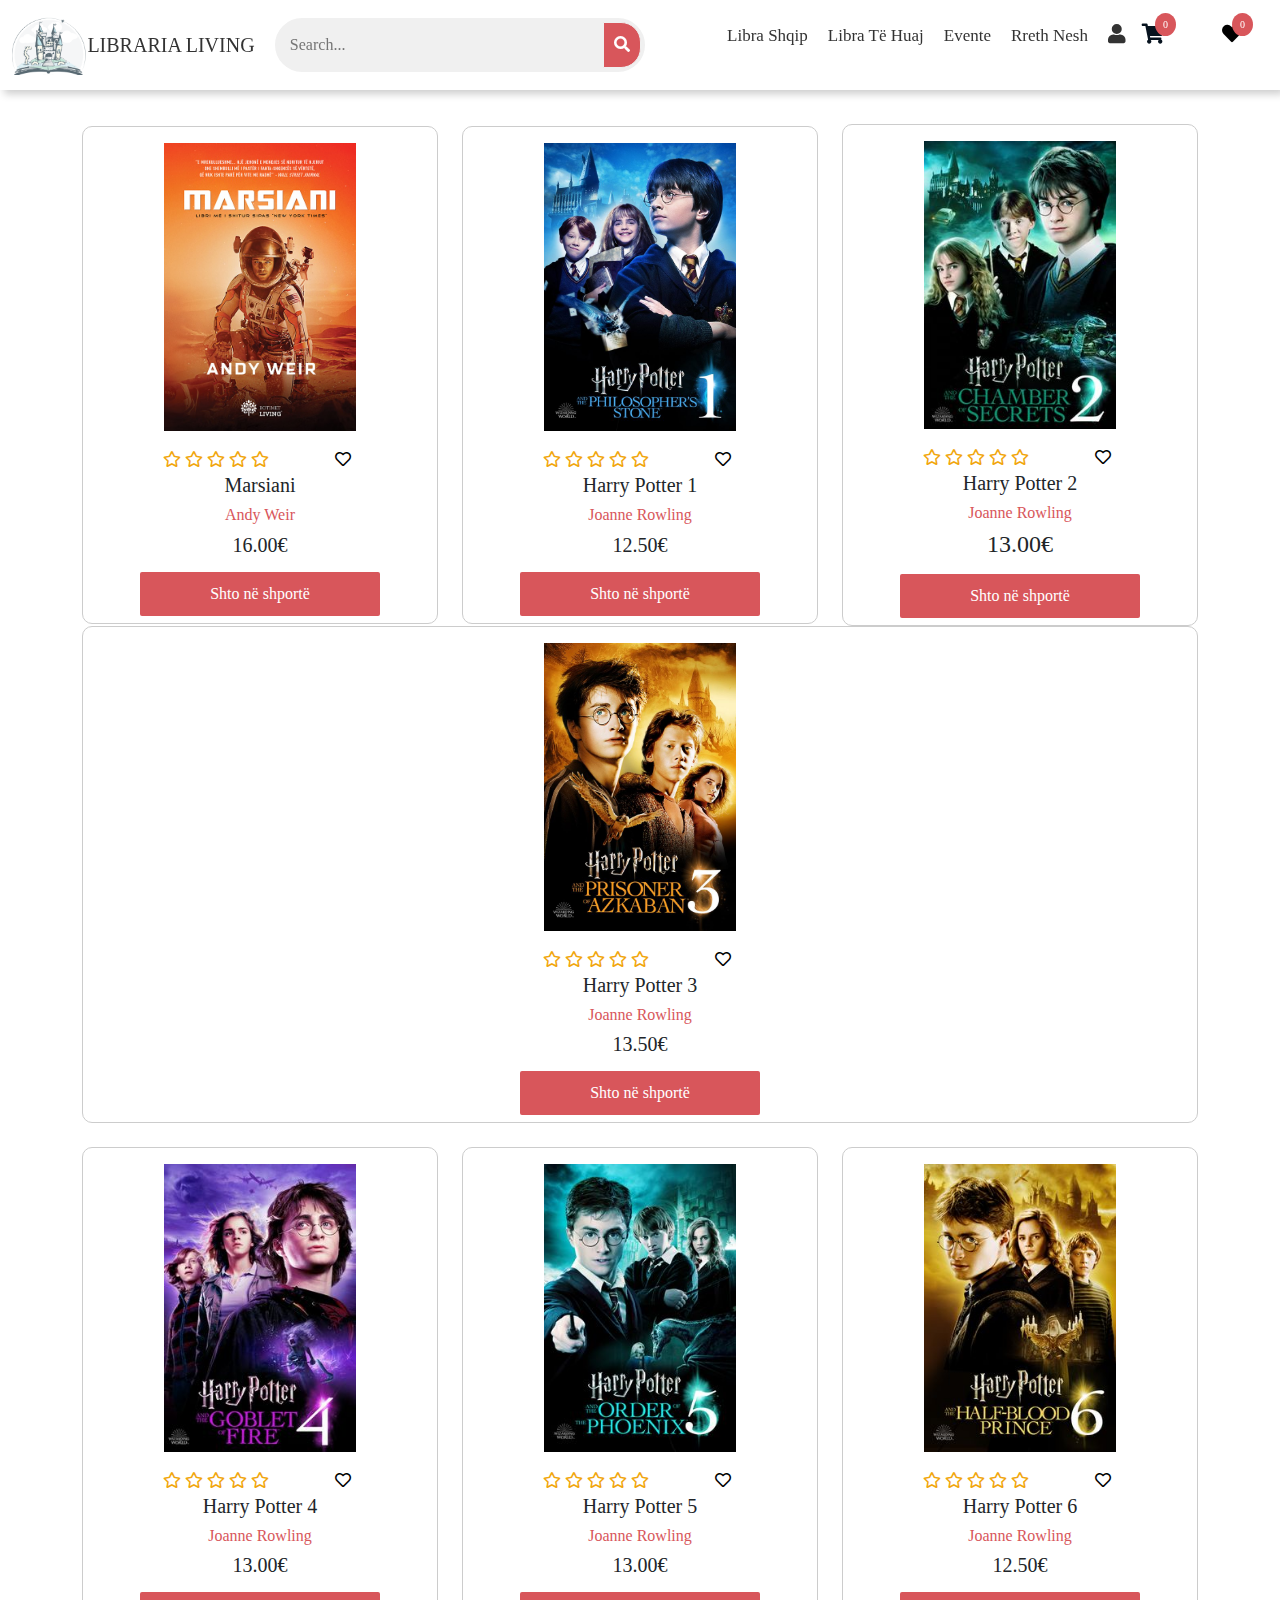
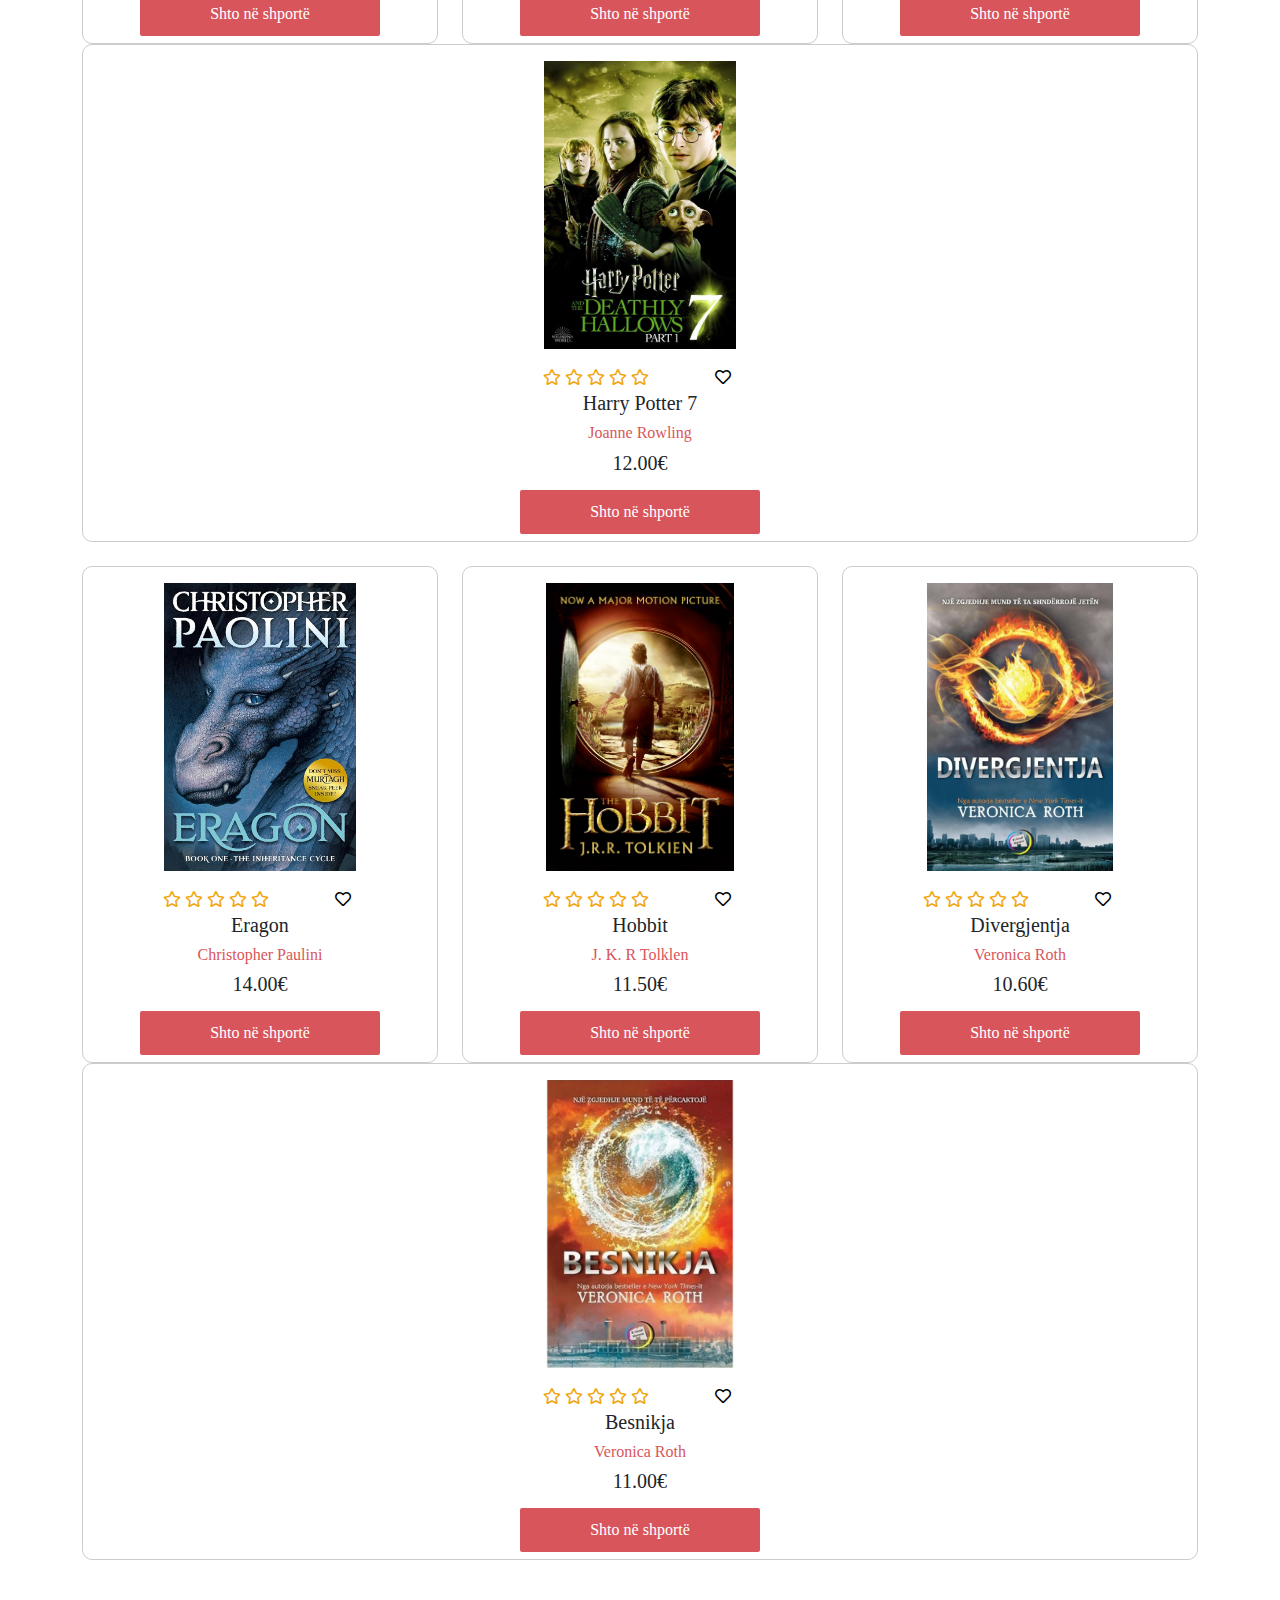
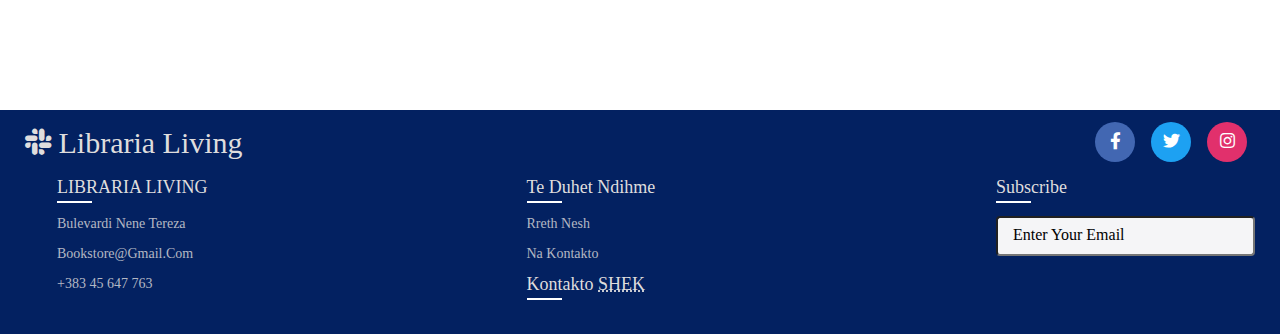
<file: bookstore/fantazi.html>
<!doctype html>
<html lang="en">
  <head>
    <meta charset="UTF-8" />
    <meta name="viewport" content="width=device-width, initial-scale=1.0" />
    <title>Fantazi</title>
    <link rel="stylesheet" href="style.css" />
    <link
      rel="stylesheet"
      href="https://cdnjs.cloudflare.com/ajax/libs/font-awesome/5.15.1/css/all.min.css"
    />
    <link
      rel="stylesheet"
      href="	https://cdn.jsdelivr.net/npm/bootstrap@5.3.2/dist/css/bootstrap.min.css"
    />
  </head>

  <body>
    <header class="container-fluid header-container">
      <div class="logo">
        <img src="./images/StoryShop.png" alt="Logo" />
        <a href="index.html">LIBRARIA LIVING</a>
      </div>

      <div class="search-container">
        <form action="" class="search">
          <input type="text" class="search-bar" placeholder="Search..." />
          <button class="search-button">
            <i class="fas fa-search search-icon"></i>
          </button>
        </form>
      </div>

      <nav class="menu-container">
        <ul>
          <li>
            <a href="#">Libra shqip</a>
            <ul>
              <li><a href="./fantazi.html">Fantazi</a></li>
              <li><a href="./novela.html">Novela</a></li>
              <li><a href="./romance.html">Romancë</a></li>
            </ul>
          </li>
          <li>
            <a href="#">Libra të huaj</a>
            <ul>
              <li><a href="./english.html">Libra anglisht</a></li>
              <li><a href="./frengjisht.html">Libra frengjisht</a></li>
              <li><a href="./turqisht.html">Libra turqisht</a></li>
            </ul>
          </li>
          <li><a href="events_Managemenet.html">Evente</a></li>
          <li><a href="./about.html">Rreth nesh</a></li>
          <li>
            <a href="./account.html"
              ><span class="fas fa-user" style="font-size: 20px"></span
            ></a>
          </li>

          <div class="dropdown-cart">
            <button class="cart-toggle-btn">
              <i class="fas fa-shopping-cart"></i>
              <span class="cart-count">0</span>
            </button>
            <div class="cart-window">
              <div class="cart-items">
                <div class="book-card"></div>
              </div>
              <div class="cart-total">
                <p>Total: <span id="cart-total-price">0€</span></p>
              </div>
              <button class="btn btn-success">Checkout</button>
            </div>
          </div>
          <div class="dropdown-cart-1">
            <button class="cart-toggle-btn-1">
              <i class="fas fa-heart"></i>
              <span class="cart-count-1">0</span>
            </button>
            <div class="cart-window-1">
              <div class="cart-items-1">
                <div class="card-1"></div>
              </div>
            </div>
          </div>
        </ul>
      </nav>
    </header>

    <section class="container mt-4">
      <div class="row">
        <div class="col">
          <div class="book-card">
            <img src="./images/Marsiani.png" alt="" />
            <div class="content">
              <div class="star-heart">
                <div class="stars" id="Marsiani">
                  <i class="far fa-star" data-value="1"></i>
                  <i class="far fa-star" data-value="2"></i>
                  <i class="far fa-star" data-value="3"></i>
                  <i class="far fa-star" data-value="4"></i>
                  <i class="far fa-star" data-value="5"></i>
                </div>
                <button class="wishlist-heart">
                  <i class="far fa-heart"></i>
                </button>
              </div>
              <h5>Marsiani</h5>
              <h6>Andy Weir</h6>
              <h5 class="price">16.00€</h5>
              <div class="btn">
                <button>Shto në shportë</button>
              </div>
            </div>
          </div>
        </div>

        <div class="col">
          <div class="book-card">
            <img src="./images/hp1.jpg" alt="" />

            <div class="content">
              <div class="star-heart">
                <div class="stars" id="Harry-Potter1">
                  <i class="far fa-star" data-value="1"></i>
                  <i class="far fa-star" data-value="2"></i>
                  <i class="far fa-star" data-value="3"></i>
                  <i class="far fa-star" data-value="4"></i>
                  <i class="far fa-star" data-value="5"></i>
                </div>
                <button class="wishlist-heart">
                  <i class="far fa-heart"></i>
                </button>
              </div>
              <h5>Harry Potter 1</h5>
              <h6>Joanne Rowling</h6>
              <h5 class="price">12.50€</h5>

              <div class="btn">
                <button>Shto në shportë</button>
              </div>
            </div>
          </div>
        </div>

        <div class="col">
          <div class="book-card">
            <img src="./images/hp2.jpg" alt="" />

            <div class="content">
              <div class="star-heart">
                <div class="stars" id="Harry-Potter2">
                  <i class="far fa-star" data-value="1"></i>
                  <i class="far fa-star" data-value="2"></i>
                  <i class="far fa-star" data-value="3"></i>
                  <i class="far fa-star" data-value="4"></i>
                  <i class="far fa-star" data-value="5"></i>
                </div>
                <button class="wishlist-heart">
                  <i class="far fa-heart"></i>
                </button>
              </div>
              <h5>Harry Potter 2</h5>
              <h6>Joanne Rowling</h6>
              <h4 class="price">13.00€</h4>
              <div class="btn">
                <button>Shto në shportë</button>
              </div>
            </div>
          </div>
        </div>

        <div class="col">
          <div class="book-card">
            <img src="./images/hp3.jpg" alt="" />

            <div class="content">
              <div class="star-heart">
                <div class="stars" id="Harry-Potter3">
                  <i class="far fa-star" data-value="1"></i>
                  <i class="far fa-star" data-value="2"></i>
                  <i class="far fa-star" data-value="3"></i>
                  <i class="far fa-star" data-value="4"></i>
                  <i class="far fa-star" data-value="5"></i>
                </div>
                <button class="wishlist-heart">
                  <i class="far fa-heart"></i>
                </button>
              </div>
              <h5>Harry Potter 3</h5>
              <h6>Joanne Rowling</h6>
              <h5 class="price">13.50€</h5>
              <div class="btn">
                <button>Shto në shportë</button>
              </div>
            </div>
          </div>
        </div>
      </div>

      <br />

      <div class="row">
        <div class="col">
          <div class="book-card">
            <img src="./images/hp4.jpg" alt="" />

            <div class="content">
              <div class="star-heart">
                <div class="stars" id="Harry-Potter4">
                  <i class="far fa-star" data-value="1"></i>
                  <i class="far fa-star" data-value="2"></i>
                  <i class="far fa-star" data-value="3"></i>
                  <i class="far fa-star" data-value="4"></i>
                  <i class="far fa-star" data-value="5"></i>
                </div>
                <button class="wishlist-heart">
                  <i class="far fa-heart"></i>
                </button>
              </div>
              <h5>Harry Potter 4</h5>
              <h6>Joanne Rowling</h6>
              <h5 class="price">13.00€</h5>
              <div class="btn">
                <button>Shto në shportë</button>
              </div>
            </div>
          </div>
        </div>
        <div class="col">
          <div class="book-card">
            <img src="./images/hp5.jpg" alt="" />

            <div class="content">
              <div class="star-heart">
                <div class="stars" id="Harry-Potter5">
                  <i class="far fa-star" data-value="1"></i>
                  <i class="far fa-star" data-value="2"></i>
                  <i class="far fa-star" data-value="3"></i>
                  <i class="far fa-star" data-value="4"></i>
                  <i class="far fa-star" data-value="5"></i>
                </div>
                <button class="wishlist-heart">
                  <i class="far fa-heart"></i>
                </button>
              </div>
              <h5>Harry Potter 5</h5>
              <h6>Joanne Rowling</h6>
              <h5 class="price">13.00€</h5>
              <div class="btn">
                <button>Shto në shportë</button>
              </div>
            </div>
          </div>
        </div>

        <div class="col">
          <div class="book-card">
            <img src="./images/hp6.jpg" alt="" />

            <div class="content">
              <div class="star-heart">
                <div class="stars" id="Harry-Potter6">
                  <i class="far fa-star" data-value="1"></i>
                  <i class="far fa-star" data-value="2"></i>
                  <i class="far fa-star" data-value="3"></i>
                  <i class="far fa-star" data-value="4"></i>
                  <i class="far fa-star" data-value="5"></i>
                </div>
                <button class="wishlist-heart">
                  <i class="far fa-heart"></i>
                </button>
              </div>
              <h5>Harry Potter 6</h5>
              <h6>Joanne Rowling</h6>
              <h5 class="price">12.50€</h5>
              <div class="btn">
                <button>Shto në shportë</button>
              </div>
            </div>
          </div>
        </div>

        <div class="col">
          <div class="book-card">
            <img src="./images/hp7.jpg" alt="" />

            <div class="content">
              <div class="star-heart">
                <div class="stars" id="Harry-Potter7">
                  <i class="far fa-star" data-value="1"></i>
                  <i class="far fa-star" data-value="2"></i>
                  <i class="far fa-star" data-value="3"></i>
                  <i class="far fa-star" data-value="4"></i>
                  <i class="far fa-star" data-value="5"></i>
                </div>
                <button class="wishlist-heart">
                  <i class="far fa-heart"></i>
                </button>
              </div>
              <h5>Harry Potter 7</h5>
              <h6>Joanne Rowling</h6>
              <h5 class="price">12.00€</h5>
              <div class="btn">
                <button>Shto në shportë</button>
              </div>
            </div>
          </div>
        </div>
      </div>

      <br />

      <div class="row">
        <div class="col">
          <div class="book-card">
            <img src="./images/eragon.png" alt="" />

            <div class="content">
              <div class="star-heart">
                <div class="stars" id="Eragon">
                  <i class="far fa-star" data-value="1"></i>
                  <i class="far fa-star" data-value="2"></i>
                  <i class="far fa-star" data-value="3"></i>
                  <i class="far fa-star" data-value="4"></i>
                  <i class="far fa-star" data-value="5"></i>
                </div>
                <button class="wishlist-heart">
                  <i class="far fa-heart"></i>
                </button>
              </div>
              <h5>Eragon</h5>
              <h6>Christopher Paulini</h6>
              <h5 class="price">14.00€</h5>
              <div class="btn">
                <button>Shto në shportë</button>
              </div>
            </div>
          </div>
        </div>
        <div class="col">
          <div class="book-card">
            <img src="./images/hobbit.png" alt="" />

            <div class="content">
              <div class="star-heart">
                <div class="stars" id="Hobbit">
                  <i class="far fa-star" data-value="1"></i>
                  <i class="far fa-star" data-value="2"></i>
                  <i class="far fa-star" data-value="3"></i>
                  <i class="far fa-star" data-value="4"></i>
                  <i class="far fa-star" data-value="5"></i>
                </div>
                <button class="wishlist-heart">
                  <i class="far fa-heart"></i>
                </button>
              </div>
              <h5>Hobbit</h5>
              <h6>J. K. R Tolklen</h6>
              <h5 class="price">11.50€</h5>
              <div class="btn">
                <button>Shto në shportë</button>
              </div>
            </div>
          </div>
        </div>
        <div class="col">
          <div class="book-card">
            <img src="./images/divergjentja.png" alt="" />

            <div class="content">
              <div class="star-heart">
                <div class="stars" id="Divergjentja">
                  <i class="far fa-star" data-value="1"></i>
                  <i class="far fa-star" data-value="2"></i>
                  <i class="far fa-star" data-value="3"></i>
                  <i class="far fa-star" data-value="4"></i>
                  <i class="far fa-star" data-value="5"></i>
                </div>
                <button class="wishlist-heart">
                  <i class="far fa-heart"></i>
                </button>
              </div>
              <h5>Divergjentja</h5>
              <h6>Veronica Roth</h6>
              <h5 class="price">10.60€</h5>
              <div class="btn">
                <button>Shto në shportë</button>
              </div>
            </div>
          </div>
        </div>
        <div class="col">
          <div class="book-card">
            <img src="./images/besnikja.png" alt="" />

            <div class="content">
              <div class="star-heart">
                <div class="stars" id="Besnikja">
                  <i class="far fa-star" data-value="1"></i>
                  <i class="far fa-star" data-value="2"></i>
                  <i class="far fa-star" data-value="3"></i>
                  <i class="far fa-star" data-value="4"></i>
                  <i class="far fa-star" data-value="5"></i>
                </div>
                <button class="wishlist-heart">
                  <i class="far fa-heart"></i>
                </button>
              </div>
              <h5>Besnikja</h5>
              <h6>Veronica Roth</h6>
              <h5 class="price">11.00€</h5>
              <div class="btn">
                <button>Shto në shportë</button>
              </div>
            </div>
          </div>
        </div>
      </div>
    </section>
    <footer>
      <div class="content">
        <div class="top">
          <div class="logo-details">
            <i class="fab fa-slack"></i>
            <span class="logo_name">Libraria Living</span>
          </div>
          <div class="media-icons">
            <a href="https://www.facebook.com" target="_blank"
              ><i class="fab fa-facebook-f"></i
            ></a>
            <a href="https://www.twitter.com" target="_blank"
              ><i class="fab fa-twitter"></i
            ></a>
            <a href="https://www.instagram.com" target="_blank"
              ><i class="fab fa-instagram"></i
            ></a>
          </div>
        </div>
        <div class="link-boxes">
          <ul class="box">
            <li class="link_name">LIBRARIA LIVING</li>
            <li><a href="#">Bulevardi Nene Tereza</a></li>
            <li>
              <a href="mailto:bookstore@gmail.com">bookstore@gmail.com</a>
            </li>
            <li><a href="callto:+383 45 647 763">+383 45 647 763</a></li>
          </ul>
          <ul class="box">
            <li class="link_name">Te duhet ndihme</li>
            <li><a href="about.html">Rreth nesh</a></li>
            <li><a href="contact.html">Na kontakto</a></li>
            <li class="link_name">
              Kontakto
              <abbr title="Kontakto sherbimin e konsumatorit">SHEK</abbr>
            </li>
          </ul>

          <ul class="box input-box">
            <li class="link_name">Subscribe</li>
            <li><input type="text" placeholder="Enter your email" /></li>
          </ul>
        </div>
      </div>
    </footer>

    <script src="https://code.jquery.com/jquery-3.6.0.min.js"></script>
    <script src="https://cdn.jsdelivr.net/npm/bootstrap@5.2.3/dist/js/bootstrap.bundle.min.js"></script>
    <script src="script.js"></script>
  </body>
</html>
</file>
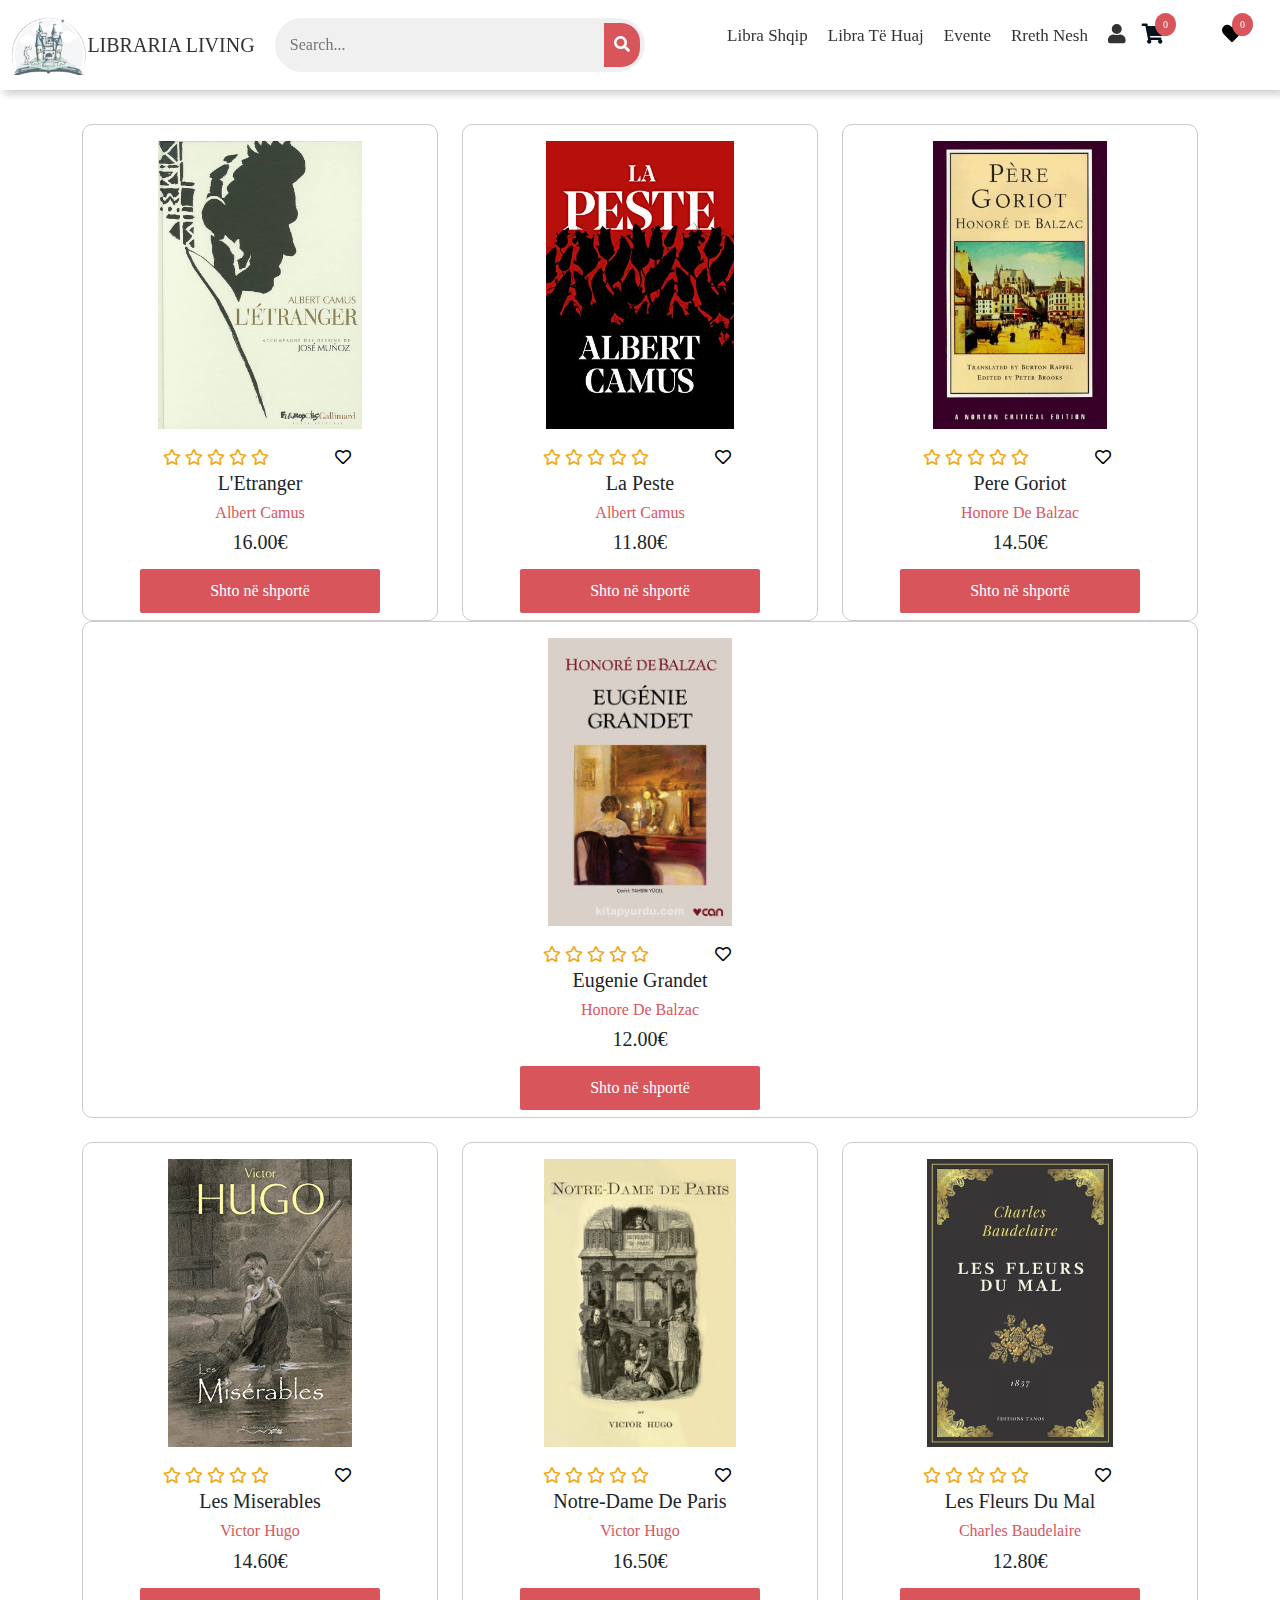
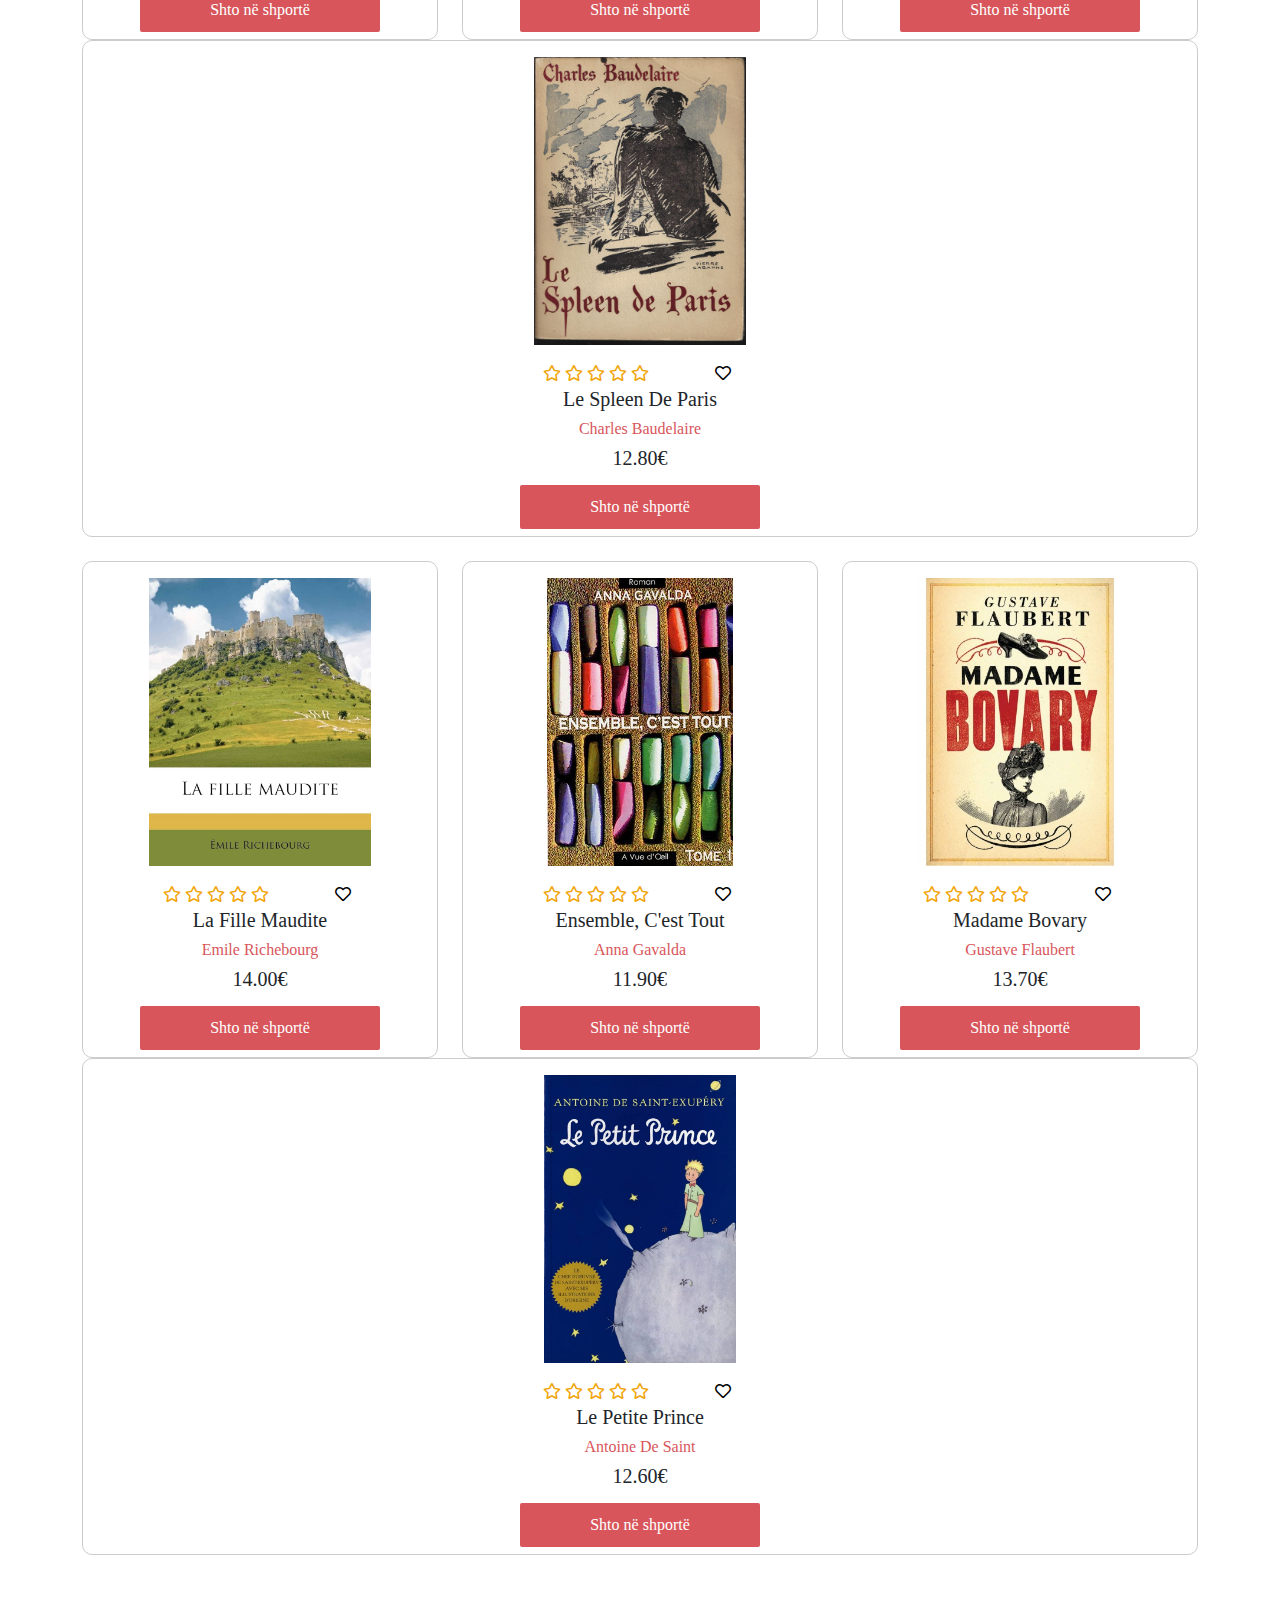
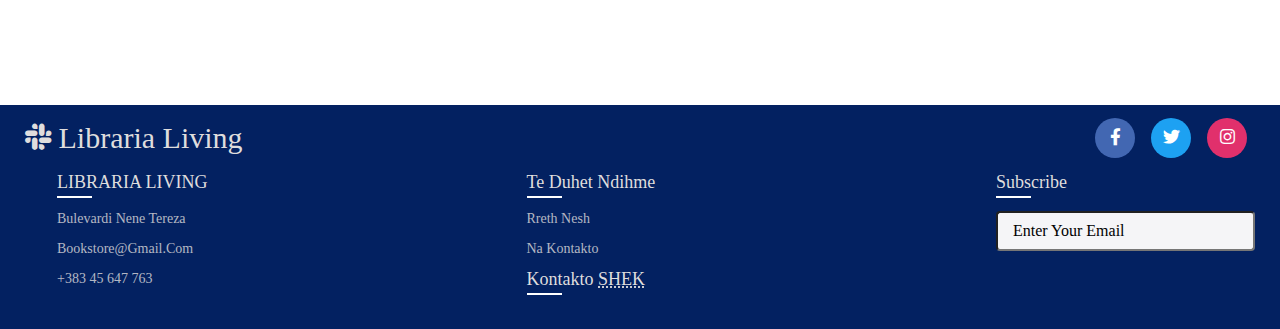
<file: bookstore/frengjisht.html>
<!DOCTYPE html>
<html lang="en">

<head>
 <meta charset="UTF-8">
 <meta name="viewport" content="width=device-width, initial-scale=1.0">
 <title>Librat Frengjisht</title>
 <link rel="stylesheet" href="style.css">
 <link rel="stylesheet" href="https://cdnjs.cloudflare.com/ajax/libs/font-awesome/5.15.1/css/all.min.css">
 <link rel="stylesheet" href="	https://cdn.jsdelivr.net/npm/bootstrap@5.3.2/dist/css/bootstrap.min.css">
</head>

<body>

<header class="container-fluid header-container">

  <div class="logo">
   <img src="./images/StoryShop.png" alt="Logo">
   <a href="index.html">LIBRARIA LIVING</a>
  </div>

  <div class="search-container">
    <form action="" class="search">
      <input type="text" class="search-bar" placeholder="Search...">
      <button class="search-button"> <i class="fas fa-search search-icon"></i></button>
    </form>
  </div>

  <nav class="menu-container">
   <ul>
    <li><a href="#">Libra shqip</a>
     <ul>
      <li><a href="./fantazi.html">Fantazi</a></li>
      <li><a href="./novela.html">Novela</a></li>
      <li><a href="./romance.html">Romancë</a></li>
     </ul>
    </li>
    <li><a href="#">Libra të huaj</a>
     <ul>
      <li><a href="./english.html">Libra anglisht</a></li>
      <li><a href="./frengjisht.html">Libra frengjisht</a></li>
      <li><a href="./turqisht.html">Libra turqisht</a></li>
     </ul>
    </li>
    <li><a href="events_Managemenet.html">Evente</a></li>
    <li><a href="./about.html">Rreth nesh</a></li>
    <li><a href="./account.html"><span class="fas fa-user" style="font-size: 20px;"></span></a></li>
   
   <div class="dropdown-cart">
          <button class="cart-toggle-btn">
            <i class="fas fa-shopping-cart"></i>
            <span class="cart-count">0</span>
          </button>
        <div class="cart-window">
            <div class="cart-items">
              <div class="book-card"></div>
            </div>
            <div class="cart-total">
              <p>Total: <span id="cart-total-price">0€</span></p>
            </div>
            <button class="btn btn-success">Checkout</button>
          </div>
        </div>
        <div class="dropdown-cart-1">
  <button class="cart-toggle-btn-1">
    <i class="fas fa-heart"></i>
    <span class="cart-count-1">0</span>
  </button>
<div class="cart-window-1">
    <div class="cart-items-1">
      <div class="card-1"></div>
    </div>
    </div>
  </div>
  </ul>
  </nav>
 </header>
 
<section class="container mt-4">
  <div class="row">

   <div class="col">
    <div class="book-card">
     <img src="./images/Etranger.png" alt="">
     <div class="content">
      <div class="star-heart">
       <div class="stars" id="L'Etranger">
        <i class="far fa-star" data-value="1"></i>
        <i class="far fa-star" data-value="2"></i>
        <i class="far fa-star" data-value="3"></i>
        <i class="far fa-star" data-value="4"></i>
        <i class="far fa-star" data-value="5"></i>
        </div>
       <button class="wishlist-heart"><i class="far fa-heart"></i></button>
      </div>
      <h5>L'Etranger</h5>
      <h6>Albert Camus</h6>
      <h5 class="price">16.00€</h5>
      <div class="btn">
       <button>Shto në shportë</button>
      </div>
     </div>
    </div>
   </div>

   <div class="col">
    <div class="book-card">
     <img src="./images/plague.png" alt="">

     <div class="content">
      <div class="star-heart">
       <div class="stars" id="La-Peste">
        <i class="far fa-star" data-value="1"></i>
        <i class="far fa-star" data-value="2"></i>
        <i class="far fa-star" data-value="3"></i>
        <i class="far fa-star" data-value="4"></i>
        <i class="far fa-star" data-value="5"></i>
       </div>
       <button class="wishlist-heart"><i class="far fa-heart"></i></button>
      </div>

      <h5>La Peste</h5>
      <h6>Albert Camus</h6>
      <h5 class="price">11.80€</h5>

      <div class="btn">
       <button>Shto në shportë</button>
      </div>
     </div>
    </div>
   </div>

   <div class="col">
    <div class="book-card">
     <img src="./images/PereGoriot.png" alt="">

     <div class="content">
      <div class="star-heart">
       <div class="stars"id="Pere-Goriot">
        <i class="far fa-star" data-value="1"></i>
        <i class="far fa-star" data-value="2"></i>
        <i class="far fa-star" data-value="3"></i>
        <i class="far fa-star" data-value="4"></i>
        <i class="far fa-star" data-value="5"></i>
       </div>
       <button class="wishlist-heart"><i class="far fa-heart"></i></button>
      </div>
      <h5>Pere Goriot</h5>
      <h6>Honore De Balzac</h6>
      <h5 class="price">14.50€</h5>
      <div class="btn">
       <button>Shto në shportë</button>
      </div>
     </div>
    </div>

   </div>

   <div class="col">
    <div class="book-card">
     <img src="./images/Eugene.png" alt="">

     <div class="content">
      <div class="star-heart">
       <div class="stars" id="Eugenie-Grandet">
        <i class="far fa-star" data-value="1"></i>
        <i class="far fa-star" data-value="2"></i>
        <i class="far fa-star" data-value="3"></i>
        <i class="far fa-star" data-value="4"></i>
        <i class="far fa-star" data-value="5"></i>
        </div>
       <button class="wishlist-heart"><i class="far fa-heart"></i></button>
      </div>
      <h5>Eugenie Grandet</h5>
      <h6>Honore De Balzac</h5>
       <h5 class="price">12.00€</h5>
       <div class="btn">
        <button>Shto në shportë</button>
       </div>
     </div>
    </div>
   </div>

  </div>

  <br>

  <div class="row align-items-center">
   <div class="col">
    <div class="book-card">
     <img src="./images/miserables.jpg" alt="">

     <div class="content">
      <div class="star-heart">
      <div class="stars" id="Les-Miserables">
        <i class="far fa-star" data-value="1"></i>
        <i class="far fa-star" data-value="2"></i>
        <i class="far fa-star" data-value="3"></i>
        <i class="far fa-star" data-value="4"></i>
        <i class="far fa-star" data-value="5"></i>
      </div>
       <button class="wishlist-heart"><i class="far fa-heart"></i></button>
      </div>
      <h5>Les Miserables</h5>
      <h6>Victor Hugo</h6>
      <h5 class="price">14.60€</h5>
      <div class="btn">
       <button>Shto në shportë</button>
      </div>
     </div>
    </div>
   </div>
   <div class="col">
    <div class="book-card">
     <img src="./images/NotreDame.png" alt="">

     <div class="content">
      <div class="star-heart">
       <div class="stars" id="Notre-Dame-De-Paris">
      <i class="far fa-star" data-value="1"></i>
      <i class="far fa-star" data-value="2"></i>
      <i class="far fa-star" data-value="3"></i>
      <i class="far fa-star" data-value="4"></i>
      <i class="far fa-star" data-value="5"></i>
       </div>
       <button class="wishlist-heart"><i class="far fa-heart"></i></button>
      </div>
      <h5>Notre-Dame De Paris</h5>
      <h6>Victor Hugo</h6>
      <h5 class="price">16.50€</h5>
      <div class="btn">
       <button>Shto në shportë</button>
      </div>
     </div>
    </div>
   </div>

   <div class="col">
    <div class="book-card">
     <img src="./images/fleurs.png" alt="">

     <div class="content">
      <div class="star-heart">
       <div class="stars" id="Les-Fleurs-Du-Mal">
      <i class="far fa-star" data-value="1"></i>
      <i class="far fa-star" data-value="2"></i>
      <i class="far fa-star" data-value="3"></i>
      <i class="far fa-star" data-value="4"></i>
      <i class="far fa-star" data-value="5"></i>
      </div>
       <button class="wishlist-heart"><i class="far fa-heart"></i></button>
      </div>
      <h5>Les Fleurs Du Mal</h5>
      <h6>Charles Baudelaire</h6>
      <h5 class="price">12.80€</h5>
      <div class="btn">
       <button>Shto në shportë</button>
      </div>
     </div>
    </div>

   </div>

   <div class="col">
    <div class="book-card">
     <img src="./images/Splin.png" alt="">

     <div class="content">
      <div class="star-heart">
       <div class="stars" id="Le-Spleen-de-Paris">
        <i class="far fa-star" data-value="1"></i>
        <i class="far fa-star" data-value="2"></i>
        <i class="far fa-star" data-value="3"></i>
        <i class="far fa-star" data-value="4"></i>
        <i class="far fa-star" data-value="5"></i>
    </div>
       <button class="wishlist-heart"><i class="far fa-heart"></i></button>
      </div>
      <h5>Le Spleen de Paris</h5>
      <h6>Charles Baudelaire</h6>
      <h5 class="price">12.80€</h5>
      <div class="btn">
       <button>Shto në shportë</button>
      </div>
     </div>
    </div>
   </div>
  </div>

  <br>

  <div class="row">
   <div class="col">
    <div class="book-card">
     <img src="./images/FilleMaudite.png" alt="">

     <div class="content">
      <div class="star-heart">
       <div class="stars" id="La-Fille-Maudite">
      <i class="far fa-star" data-value="1"></i>
      <i class="far fa-star" data-value="2"></i>
      <i class="far fa-star" data-value="3"></i>
      <i class="far fa-star" data-value="4"></i>
      <i class="far fa-star" data-value="5"></i>
       </div>
       <button class="wishlist-heart"><i class="far fa-heart"></i></button>
      </div>
      <h5>La Fille Maudite</h5>
      <h6>Emile Richebourg</h6>
      <h5 class="price">14.00€</h5>
      <div class="btn">
       <button>Shto në shportë</button>
      </div>
     </div>
    </div>
   </div>
   <div class="col">
    <div class="book-card">
     <img src="./images/ensemble.png" alt="">

     <div class="content">
      <div class="star-heart">
       <div class="stars" id="Ensemble,c'est-tout">
      <i class="far fa-star" data-value="1"></i>
      <i class="far fa-star" data-value="2"></i>
      <i class="far fa-star" data-value="3"></i>
      <i class="far fa-star" data-value="4"></i>
      <i class="far fa-star" data-value="5"></i>
     </div>
       <button class="wishlist-heart"><i class="far fa-heart"></i></button>
      </div>
      <h5>Ensemble, c'est tout</h5>
      <h6>Anna Gavalda</h6>
      <h5 class="price">11.90€</h5>
      <div class="btn">
       <button>Shto në shportë</button>
      </div>
     </div>
    </div>
   </div>
   <div class="col">
    <div class="book-card">
     <img src="./images/bovary.png" alt="">

     <div class="content">
      <div class="star-heart">
       <div class="stars" id="Madame-Bovary">
        <i class="far fa-star" data-value="1"></i>
        <i class="far fa-star" data-value="2"></i>
        <i class="far fa-star" data-value="3"></i>
        <i class="far fa-star" data-value="4"></i>
        <i class="far fa-star" data-value="5"></i>
       </div>
       <button class="wishlist-heart"><i class="far fa-heart"></i></button>
      </div>
      <h5>Madame Bovary</h5>
      <h6>Gustave Flaubert</h6>
      <h5 class="price">13.70€</h5>
      <div class="btn">
       <button>Shto në shportë</button>
      </div>
     </div>
    </div>
   </div>
   <div class="col">
    <div class="book-card">
     <img src="./images/PetitePrince.png" alt="">

     <div class="content">
      <div class="star-heart">
      <div class="stars" id="Le-Petite-Prince">
        <i class="far fa-star" data-value="1"></i>
        <i class="far fa-star" data-value="2"></i>
        <i class="far fa-star" data-value="3"></i>
        <i class="far fa-star" data-value="4"></i>
        <i class="far fa-star" data-value="5"></i>
      </div>
       <button class="wishlist-heart"><i class="far fa-heart"></i></button>
      </div>
      <h5>Le Petite Prince</h5>
      <h6>Antoine de Saint</h6>
      <h5 class="price">12.60€</h5>
      <div class="btn">
       <button>Shto në shportë</button>
      </div>
     </div>
    </div>
   </div>
  </div>

 </section>

 <footer>
  <div class="content">
    <div class="top">
      <div class="logo-details">
        <i class="fab fa-slack"></i>
        <span class="logo_name">Libraria Living</span>
      </div>
      <div class="media-icons">
        <a href="https://www.facebook.com" target="_blank"><i class="fab fa-facebook-f"></i></a>
        <a href="https://www.twitter.com" target="_blank"><i class="fab fa-twitter"></i></a>
        <a href="https://www.instagram.com" target="_blank"><i class="fab fa-instagram"></i></a>
        
      </div>
    </div>
    <div class="link-boxes">
      <ul class="box">
        <li class="link_name">LIBRARIA LIVING</li>
        <li><a href="#">Bulevardi Nene Tereza</a></li>
        <li><a href="mailto:bookstore@gmail.com">bookstore@gmail.com</a></li>
        <li><a href="callto:+383 45 647 763">+383 45 647 763</a></li>
     
      </ul>
      <ul class="box">
        <li class="link_name">Te duhet ndihme</li>
        <li><a href="about.html">Rreth nesh</a></li>
        <li><a href="contact.html">Na kontakto</a></li>
        <li class="link_name">Kontakto <abbr title="Kontakto sherbimin e konsumatorit">SHEK</abbr></li>
      </ul>
    
      <ul class="box input-box">
        <li class="link_name">Subscribe</li>
        <li><input type="text" placeholder="Enter your email"></li>
      </ul>
    </div>
  </div>
  </footer>

 
 <script src="https://cdn.jsdelivr.net/npm/bootstrap@5.2.3/dist/js/bootstrap.bundle.min.js"></script>
 <script src="https://code.jquery.com/jquery-3.6.0.min.js"></script>
 <script src="script.js"></script>
 </body>
 </html>
</file>
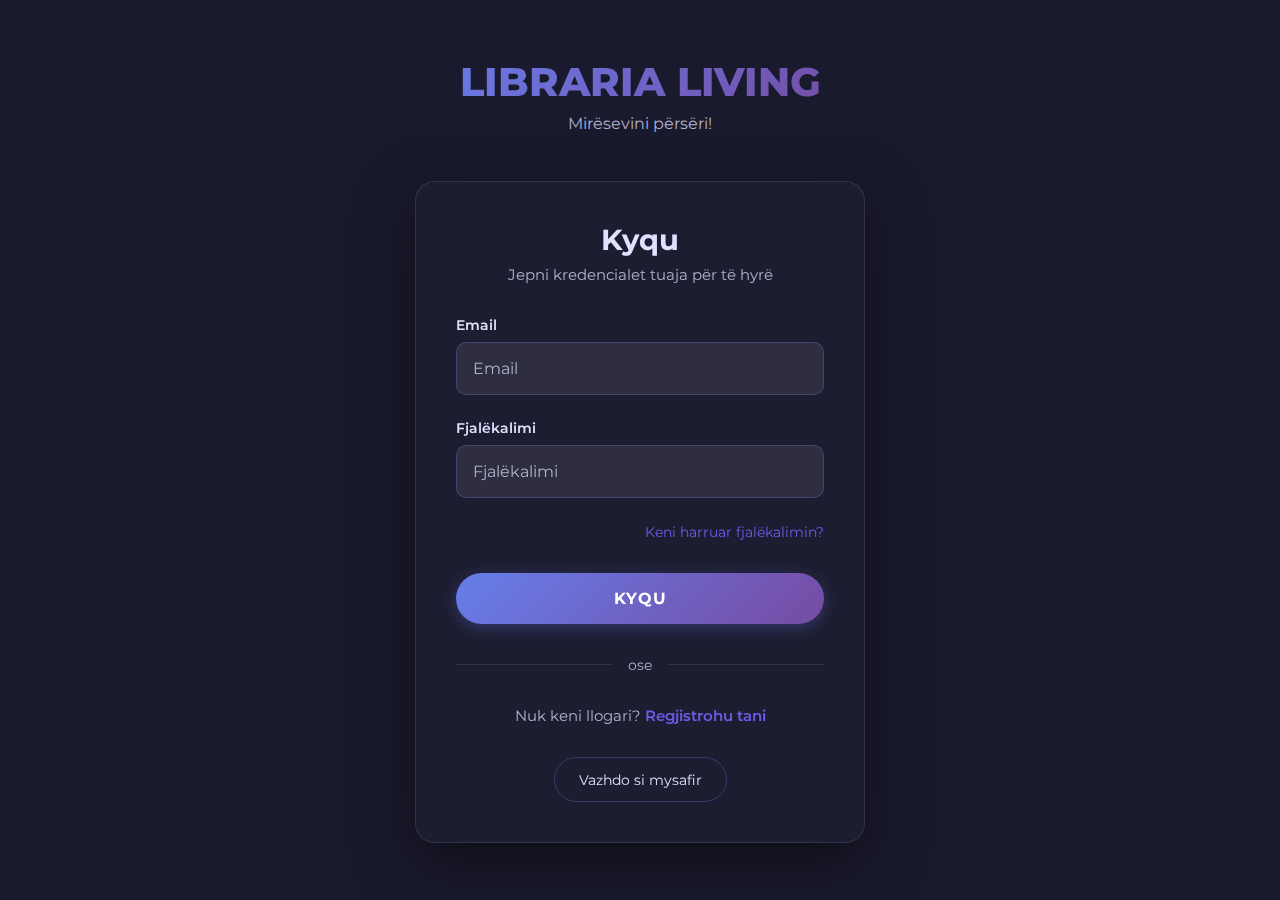
<file: bookstore/login.html>
<!doctype html>
<html lang="en">
  <head>
    <meta charset="UTF-8" />
    <meta name="viewport" content="width=device-width, initial-scale=1.0" />
    <title>Login - Libraria Living</title>
    <link
      rel="stylesheet"
      href="https://cdnjs.cloudflare.com/ajax/libs/font-awesome/5.15.1/css/all.min.css"
    />
    <style>
      @import url("https://fonts.googleapis.com/css?family=Montserrat:400,800");

      :root {
        --primary-gradient: linear-gradient(135deg, #667eea 0%, #764ba2 100%);
        --dark-bg: #1a1a2e;
        --card-bg: rgba(30, 30, 50, 0.8);
        --text-light: #e0e0ff;
        --text-gray: #b0b0cc;
        --accent-purple: #6c5ce7;
        --backdrop-blur: blur(10px);
      }

      * {
        margin: 0;
        padding: 0;
        box-sizing: border-box;
      }

      body {
        background: var(--dark-bg);
        font-family: "Montserrat", sans-serif;
        min-height: 100vh;
        display: flex;
        justify-content: center;
        align-items: center;
        padding: 2rem;
      }

      .login-container {
        width: 100%;
        max-width: 450px;
      }

      .logo-section {
        text-align: center;
        margin-bottom: 3rem;
      }

      .logo-section h1 {
        background: var(--primary-gradient);
        -webkit-background-clip: text;
        -webkit-text-fill-color: transparent;
        background-clip: text;
        font-size: 2.5rem;
        font-weight: 800;
        margin-bottom: 0.5rem;
      }

      .logo-section p {
        color: var(--text-gray);
        font-size: 1rem;
      }

      .form-box {
        background: var(--card-bg);
        backdrop-filter: var(--backdrop-blur);
        border: 1px solid rgba(255, 255, 255, 0.1);
        border-radius: 20px;
        padding: 2.5rem;
        box-shadow: 0 20px 60px rgba(0, 0, 0, 0.5);
      }

      .form-box h2 {
        color: var(--text-light);
        font-size: 1.8rem;
        margin-bottom: 0.5rem;
        text-align: center;
      }

      .form-box .subtitle {
        color: var(--text-gray);
        text-align: center;
        margin-bottom: 2rem;
        font-size: 0.95rem;
      }

      .form-group {
        margin-bottom: 1.5rem;
      }

      .form-group label {
        display: block;
        color: var(--text-light);
        margin-bottom: 0.5rem;
        font-weight: 600;
        font-size: 0.9rem;
      }

      .form-group input {
        width: 100%;
        padding: 1rem;
        background: rgba(255, 255, 255, 0.08);
        border: 1px solid rgba(102, 126, 234, 0.3);
        border-radius: 10px;
        color: var(--text-light);
        font-size: 1rem;
        transition: all 0.3s ease;
        font-family: "Montserrat", sans-serif;
      }

      .form-group input::placeholder {
        color: var(--text-gray);
      }

      .form-group input:focus {
        outline: none;
        border-color: var(--accent-purple);
        box-shadow: 0 0 20px rgba(102, 126, 234, 0.3);
        background: rgba(102, 126, 234, 0.1);
      }

      .forgot-password {
        text-align: right;
        margin-bottom: 2rem;
      }

      .forgot-password a {
        color: var(--accent-purple);
        text-decoration: none;
        font-size: 0.9rem;
        transition: all 0.3s ease;
      }

      .forgot-password a:hover {
        color: var(--text-light);
        text-decoration: underline;
      }

      .submit-btn {
        width: 100%;
        padding: 1rem;
        background: var(--primary-gradient);
        color: #fff;
        border: none;
        border-radius: 50px;
        font-size: 1rem;
        font-weight: 700;
        letter-spacing: 1px;
        text-transform: uppercase;
        cursor: pointer;
        transition: all 0.3s ease;
        box-shadow: 0 4px 15px rgba(102, 126, 234, 0.3);
        font-family: "Montserrat", sans-serif;
      }

      .submit-btn:hover {
        box-shadow: 0 6px 25px rgba(102, 126, 234, 0.5);
        transform: translateY(-2px);
      }

      .submit-btn:active {
        transform: translateY(0);
      }

      .divider {
        display: flex;
        align-items: center;
        margin: 2rem 0;
      }

      .divider::before,
      .divider::after {
        content: "";
        flex: 1;
        height: 1px;
        background: rgba(255, 255, 255, 0.1);
      }

      .divider span {
        padding: 0 1rem;
        color: var(--text-gray);
        font-size: 0.9rem;
      }

      .signup-link {
        text-align: center;
        color: var(--text-gray);
        font-size: 0.95rem;
      }

      .signup-link a {
        color: var(--accent-purple);
        text-decoration: none;
        font-weight: 600;
        transition: all 0.3s ease;
      }

      .signup-link a:hover {
        color: var(--text-light);
      }

      .guest-link {
        text-align: center;
        margin-top: 2rem;
      }

      .guest-link a {
        display: inline-block;
        padding: 0.8rem 1.5rem;
        color: var(--text-light);
        border: 1px solid rgba(102, 126, 234, 0.3);
        border-radius: 50px;
        text-decoration: none;
        transition: all 0.3s ease;
        font-size: 0.9rem;
      }

      .guest-link a:hover {
        background: rgba(102, 126, 234, 0.1);
        border-color: var(--accent-purple);
        color: var(--accent-purple);
      }

      @media (max-width: 480px) {
        body {
          padding: 1rem;
        }

        .logo-section {
          margin-bottom: 2rem;
        }

        .logo-section h1 {
          font-size: 2rem;
        }

        .form-box {
          padding: 1.5rem;
        }

        .form-box h2 {
          font-size: 1.5rem;
        }
      }
    </style>
  </head>
  <body>
    <div class="login-container">
      <div class="logo-section">
        <h1>LIBRARIA LIVING</h1>
        <p>Mirësevini përsëri!</p>
      </div>

      <div class="form-box">
        <h2>Kyqu</h2>
        <p class="subtitle">Jepni kredencialet tuaja për të hyrë</p>

        <form id="loginForm">
          <div class="form-group">
            <label for="email">Email</label>
            <input type="email" id="email" placeholder="Email" required />
          </div>

          <div class="form-group">
            <label for="password">Fjalëkalimi</label>
            <input
              type="password"
              id="password"
              placeholder="Fjalëkalimi"
              required
            />
          </div>

          <div class="forgot-password">
            <a href="#">Keni harruar fjalëkalimin?</a>
          </div>

          <button type="submit" class="submit-btn">Kyqu</button>
        </form>

        <div class="divider">
          <span>ose</span>
        </div>

        <div class="signup-link">
          Nuk keni llogari? <a href="signup.html">Regjistrohu tani</a>
        </div>

        <div class="guest-link">
          <a href="index.html">Vazhdo si mysafir</a>
        </div>
      </div>
    </div>

    <script>
      // Check if user is already logged in
      window.addEventListener("DOMContentLoaded", function () {
        const currentUser = localStorage.getItem("currentUser");
        if (currentUser) {
          const user = JSON.parse(currentUser);
          // Optional: Show a message and redirect if already logged in
          console.log("User already logged in:", user.firstName, user.lastName);
        }
      });

      document
        .getElementById("loginForm")
        .addEventListener("submit", function (e) {
          e.preventDefault();

          const email = document.getElementById("email").value.trim().toLowerCase();
          const password = document.getElementById("password").value.trim();

          if (!email || !password) {
            alert("Email dhe fjalëkalimi nuk mund të jenë bosh.");
            return;
          }

          if (password.length < 8) {
            alert("Fjalëkalimi duhet të jetë të paktën 8 karaktere.");
            return;
          }

          // Get users from localStorage
          const users = JSON.parse(localStorage.getItem("users") || "[]");
          
          // Find user with matching email and password
          const user = users.find(u => u.email === email && u.password === password);
          
          if (!user) {
            alert("Email ose fjalëkalim i gabuar. Ju lutem provoni përsëri.");
            return;
          }

          // Save current user session
          localStorage.setItem("currentUser", JSON.stringify({
            id: user.id,
            firstName: user.firstName,
            lastName: user.lastName,
            email: user.email,
            gender: user.gender
          }));

          alert(`Mirësevini, ${user.firstName}! Jeni kyçur me sukses.`);
          
          // Redirect to home page
          setTimeout(() => {
            window.location.href = "index.html";
          }, 1500);
        });
    </script>
  </body>
</html>
</file>
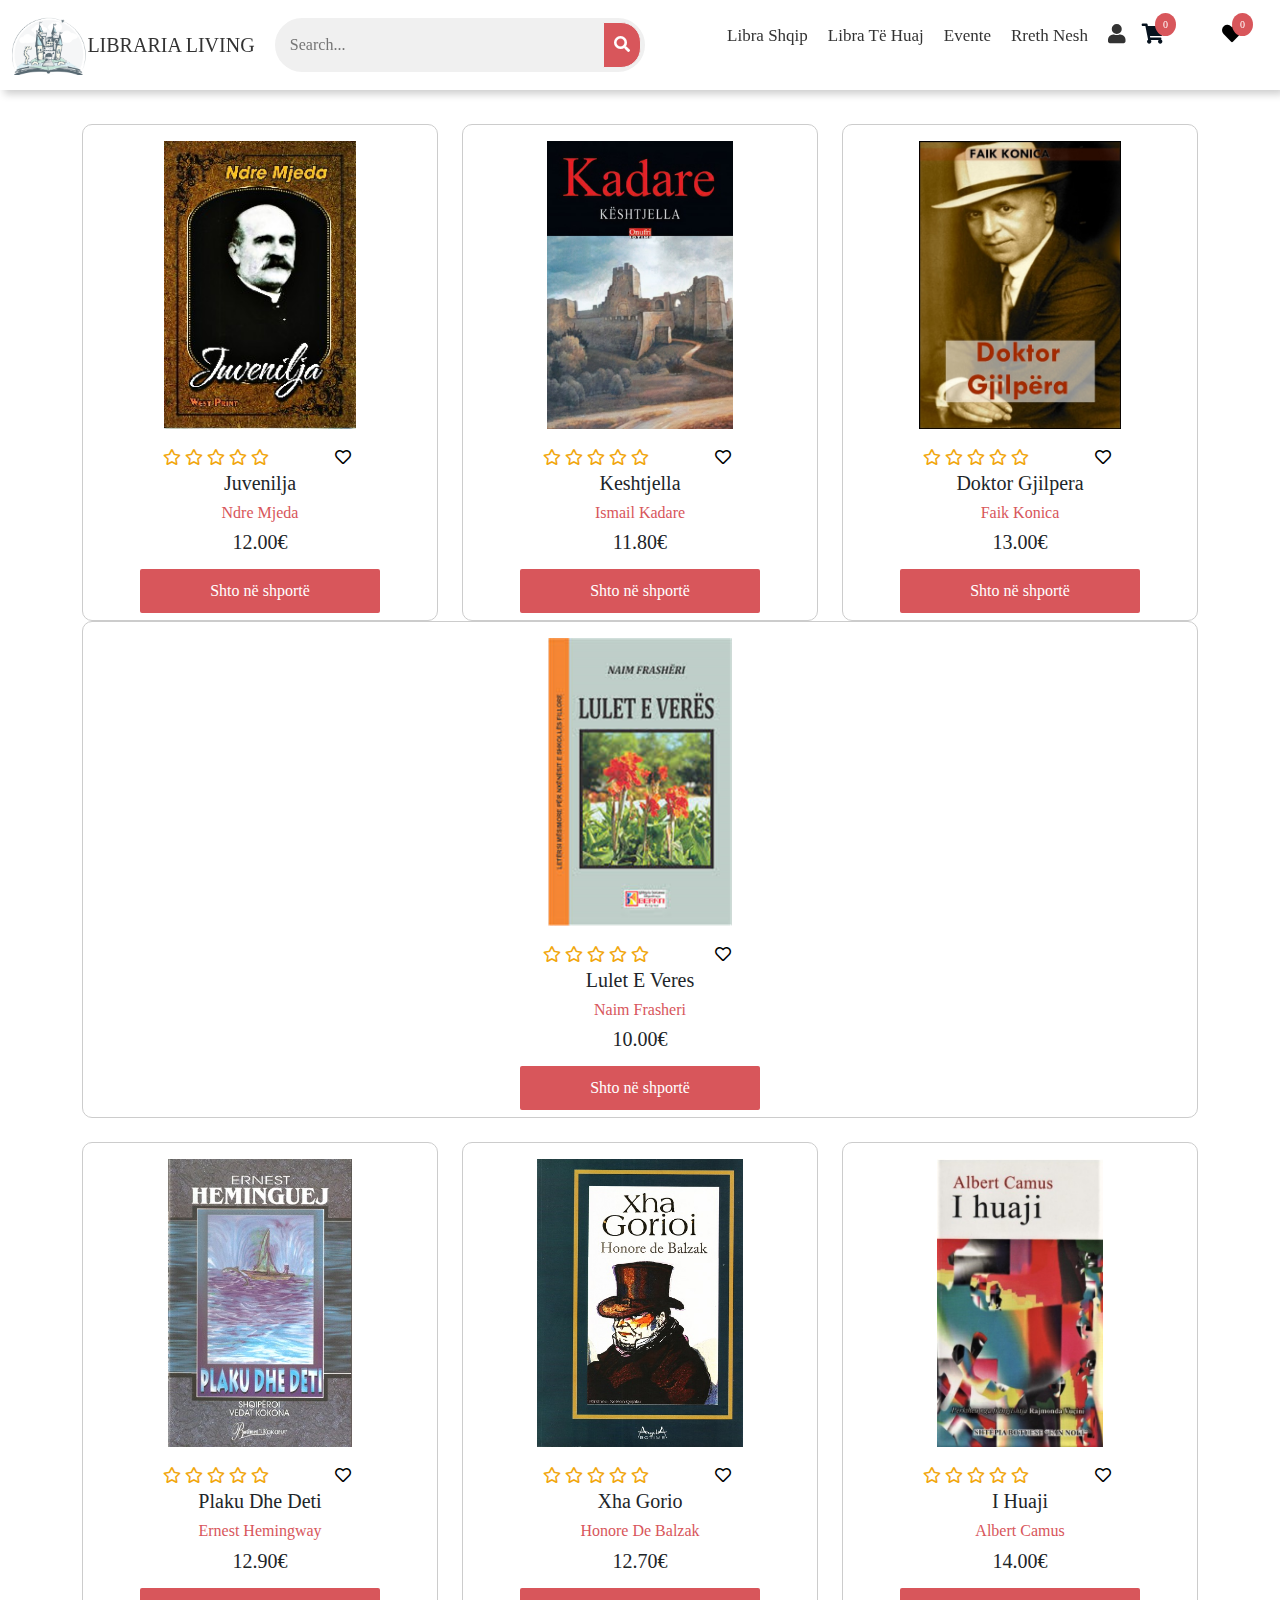
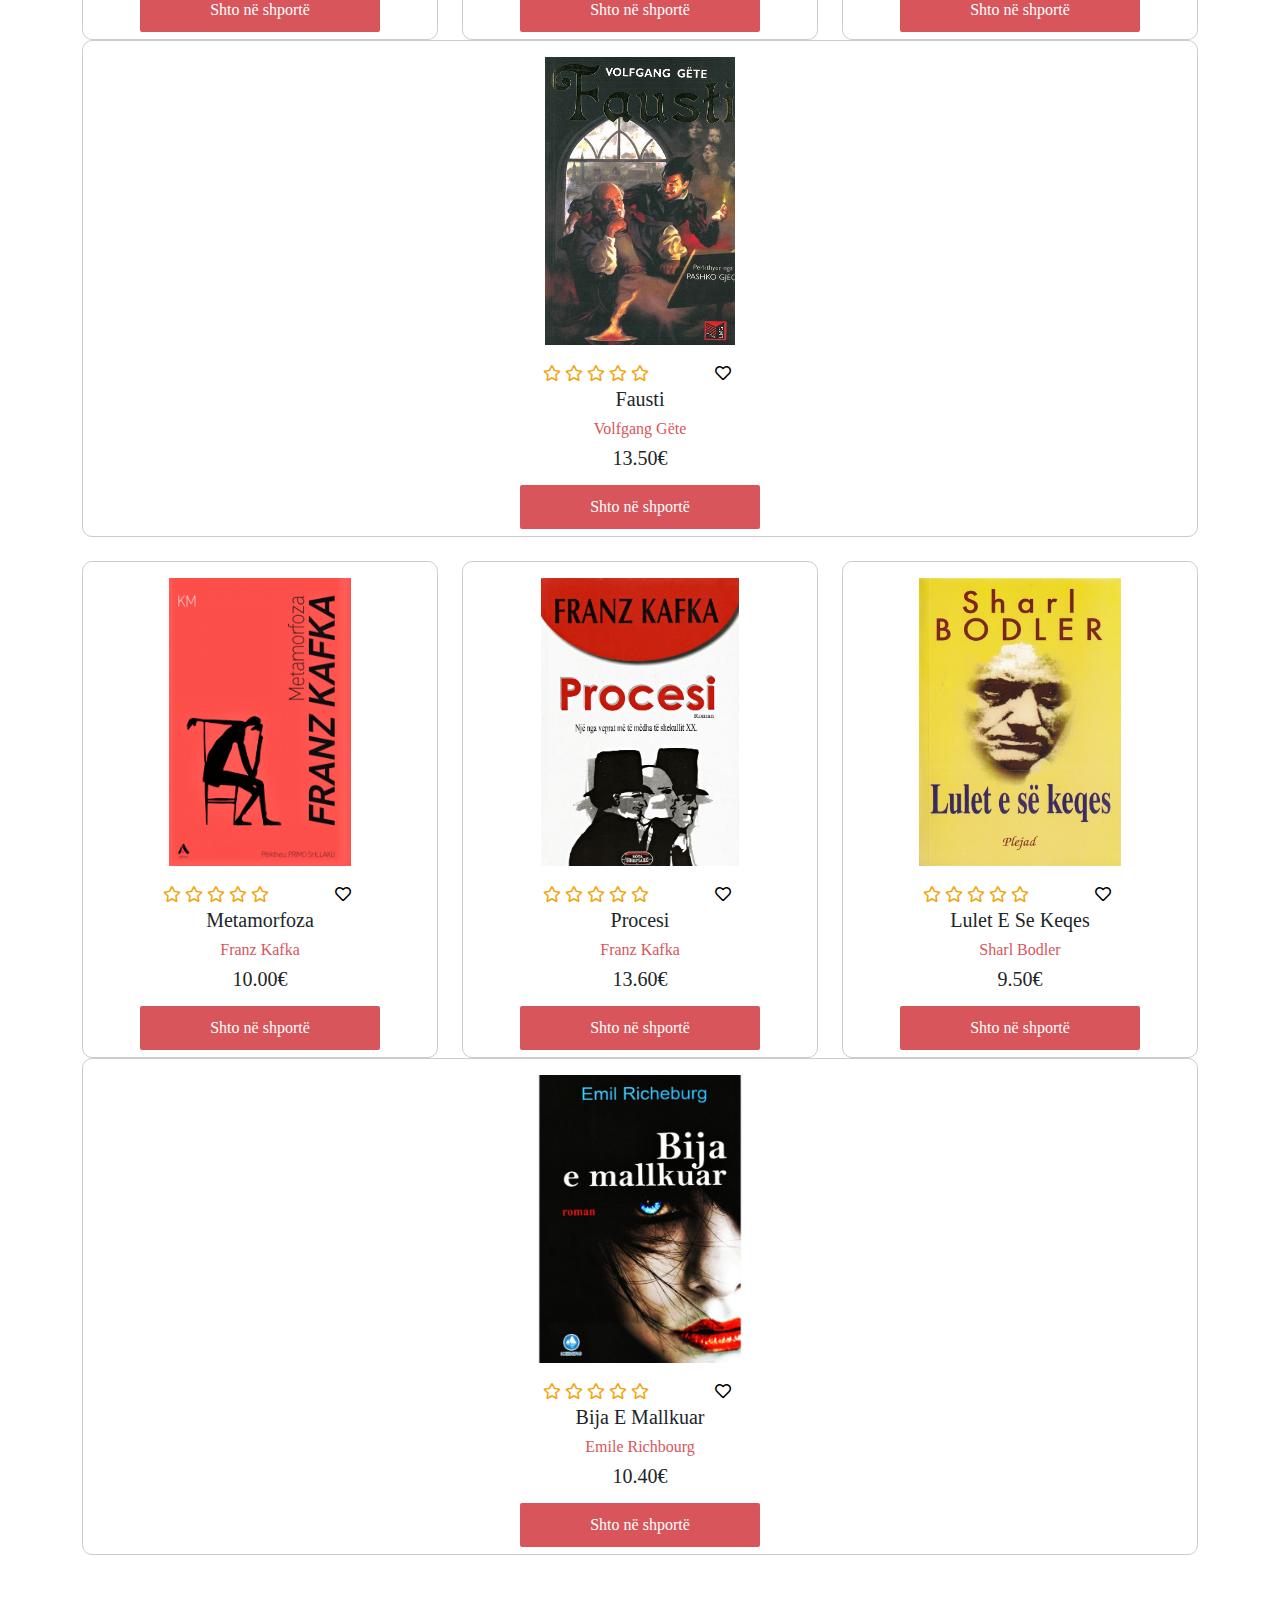
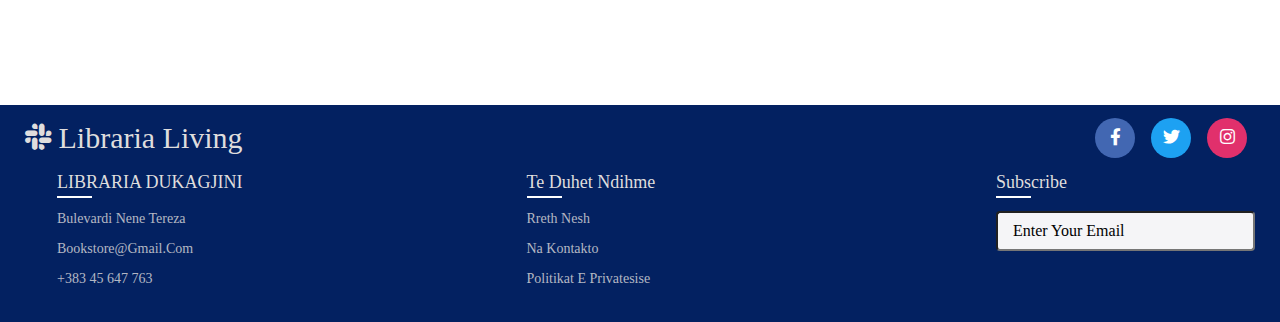
<file: bookstore/novela.html>
<!DOCTYPE html>
<html lang="en">

<head>
 <meta charset="UTF-8">
 <meta name="viewport" content="width=device-width, initial-scale=1.0">
 <title>Librat Anglisht</title>
 <link rel="stylesheet" href="style.css">
 <link rel="stylesheet" href="https://cdnjs.cloudflare.com/ajax/libs/font-awesome/5.15.1/css/all.min.css">
 <link rel="stylesheet" href="	https://cdn.jsdelivr.net/npm/bootstrap@5.3.2/dist/css/bootstrap.min.css">
</head>

<body>
<header class="container-fluid header-container">

  <div class="logo">
   <img src="./images/StoryShop.png" alt="Logo">
   <a href="index.html">LIBRARIA LIVING</a>
  </div>

  <div class="search-container">
    <form action="" class="search">
      <input type="text" class="search-bar" placeholder="Search...">
      <button class="search-button"> <i class="fas fa-search search-icon"></i></button>
    </form>
  </div>

  <nav class="menu-container">
   <ul>
    <li><a href="#">Libra shqip</a>
     <ul>
      <li><a href="./fantazi.html">Fantazi</a></li>
      <li><a href="./novela.html">Novela</a></li>
      <li><a href="./romance.html">Romancë</a></li>
     </ul>
    </li>
    <li><a href="#">Libra të huaj</a>
     <ul>
      <li><a href="./english.html">Libra anglisht</a></li>
      <li><a href="./frengjisht.html">Libra frengjisht</a></li>
      <li><a href="./turqisht.html">Libra turqisht</a></li>
     </ul>
    </li>
    <li><a href="events_Managemenet.html">Evente</a></li>
    <li><a href="./about.html">Rreth nesh</a></li>
    <li><a href="./login.html"><span class="fas fa-user" style="font-size: 20px;"></span></a></li>
   
   <div class="dropdown-cart">
          <button class="cart-toggle-btn">
            <i class="fas fa-shopping-cart"></i>
            <span class="cart-count">0</span>
          </button>
        <div class="cart-window">
            <div class="cart-items">
              <div class="book-card"></div>
            </div>
            <div class="cart-total">
              <p>Total: <span id="cart-total-price">0€</span></p>
            </div>
            <button class="btn btn-success">Checkout</button>
          </div>
        </div>
        <div class="dropdown-cart-1">
  <button class="cart-toggle-btn-1">
    <i class="fas fa-heart"></i>
    <span class="cart-count-1">0</span>
  </button>
<div class="cart-window-1">
    <div class="cart-items-1">
      <div class="card-1"></div>
    </div>
    </div>
  </div>
  </ul>
  </nav>
 </header>
 
 <section class="container mt-4">
  <div class="row">
   
   <div class="col">
    <div class="book-card">
     <img src="./images/juvenilja.jpg" alt="">
     <div class="content">
      <div class="star-heart">
       <div class="stars" id="Juvenilja">
        <i class="far fa-star" data-value="1"></i>
        <i class="far fa-star" data-value="2"></i>
        <i class="far fa-star" data-value="3"></i>
        <i class="far fa-star" data-value="4"></i>
        <i class="far fa-star" data-value="5"></i>
        </div>
       <button class="wishlist-heart"><i class="far fa-heart"></i></button>
      </div>
      <h5>Juvenilja</h5>
      <h6>Ndre Mjeda</h6>
      <h5 class="price">12.00€</h5>
      <div class="btn">
       <button>Shto në shportë</button>
      </div>
     </div>
    </div>
   </div>

   <div class="col">
    <div class="book-card">
     <img src="./images/kadare.jpg" alt="">

     <div class="content">
      <div class="star-heart">
       <div class="stars" id="Keshtjella">
        <i class="far fa-star" data-value="1"></i>
        <i class="far fa-star" data-value="2"></i>
        <i class="far fa-star" data-value="3"></i>
        <i class="far fa-star" data-value="4"></i>
        <i class="far fa-star" data-value="5"></i>
          </div>
       <button class="wishlist-heart"><i class="far fa-heart"></i></button>
      </div>

      <h5>Keshtjella</h5>
      <h6>Ismail Kadare</h6>
      <h5 class="price">11.80€</h5>

      <div class="btn">
       <button>Shto në shportë</button>
      </div>
     </div>
    </div>
   </div>

   <div class="col">
    <div class="book-card">
     <img src="./images/doctor.jpg" alt="">

     <div class="content">
      <div class="star-heart">
        <div class="stars" id="Doktor-Gjilpera">
      <i class="far fa-star" data-value="1"></i>
      <i class="far fa-star" data-value="2"></i>
      <i class="far fa-star" data-value="3"></i>
      <i class="far fa-star" data-value="4"></i>
      <i class="far fa-star" data-value="5"></i>
         </div>
       <button class="wishlist-heart"><i class="far fa-heart"></i></button>
      </div>
      <h5>Doktor Gjilpera</h5>
      <h6>Faik Konica</h6>
      <h5 class="price">13.00€</h5>
      <div class="btn">
       <button>Shto në shportë</button>
      </div>
     </div>
    </div>

   </div>

   <div class="col">
    <div class="book-card">
     <img src="./images/luletveres.png" alt="">

     <div class="content">
      <div class="star-heart">
        <div class="stars" id="Lulet-e-Veres">
      <i class="far fa-star" data-value="1"></i>
      <i class="far fa-star" data-value="2"></i>
      <i class="far fa-star" data-value="3"></i>
      <i class="far fa-star" data-value="4"></i>
      <i class="far fa-star" data-value="5"></i>
         </div>
       <button class="wishlist-heart"><i class="far fa-heart"></i></button>
      </div>
      <h5>Lulet e Veres</h5>
      <h6>Naim Frasheri</h5>
       <h5 class="price">10.00€</h5>
       <div class="btn">
        <button>Shto në shportë</button>
       </div>
     </div>
    </div>
   </div>

  </div>

  <br>

  <div class="row">
   <div class="col">
    <div class="book-card">
     <img src="./images/deti.jpg" alt="">

     <div class="content">
      <div class="star-heart">
        <div class="stars" id="Plaku-Dhe-Deti">
        <i class="far fa-star" data-value="1"></i>
        <i class="far fa-star" data-value="2"></i>
        <i class="far fa-star" data-value="3"></i>
        <i class="far fa-star" data-value="4"></i>
        <i class="far fa-star" data-value="5"></i>
          </div>
       <button class="wishlist-heart"><i class="far fa-heart"></i></button>
      </div>
      <h5>Plaku Dhe Deti</h5>
      <h6>Ernest Hemingway</h6>
      <h5 class="price">12.90€</h5>
      <div class="btn">
       <button>Shto në shportë</button>
      </div>
     </div>
    </div>
   </div>
   <div class="col">
    <div class="book-card">
     <img src="./images/gorioi.jpg" alt="">

     <div class="content">
      <div class="star-heart">
       <div class="stars" id="Xha-Gorio">
        <i class="far fa-star" data-value="1"></i>
        <i class="far fa-star" data-value="2"></i>
        <i class="far fa-star" data-value="3"></i>
        <i class="far fa-star" data-value="4"></i>
        <i class="far fa-star" data-value="5"></i>
          </div>
       <button class="wishlist-heart"><i class="far fa-heart"></i></button>
      </div>
      <h5>Xha Gorio</h5>
      <h6>Honore De Balzak</h6>
      <h5 class="price">12.70€</h5>
      <div class="btn">
       <button>Shto në shportë</button>
      </div>
     </div>
    </div>
   </div>

   <div class="col">
    <div class="book-card">
     <img src="./images/i-huaji.jpg" alt="">

     <div class="content">
      <div class="star-heart">
       <div class="stars" id="I-Huaji">
        <i class="far fa-star" data-value="1"></i>
        <i class="far fa-star" data-value="2"></i>
        <i class="far fa-star" data-value="3"></i>
        <i class="far fa-star" data-value="4"></i>
        <i class="far fa-star" data-value="5"></i>
         </div>
       <button class="wishlist-heart"><i class="far fa-heart"></i></button>
      </div>
      <h5>I Huaji</h5>
      <h6>Albert Camus</h6>
      <h5 class="price">14.00€</h5>
      <div class="btn">
       <button>Shto në shportë</button>
      </div>
     </div>
    </div>

   </div>

   <div class="col">
    <div class="book-card">
     <img src="./images/faustin.jpg" alt="">

     <div class="content">
      <div class="star-heart">
       <div class="stars" id="Fausti">
        <i class="far fa-star" data-value="1"></i>
        <i class="far fa-star" data-value="2"></i>
        <i class="far fa-star" data-value="3"></i>
        <i class="far fa-star" data-value="4"></i>
        <i class="far fa-star" data-value="5"></i>
         </div>
       <button class="wishlist-heart"><i class="far fa-heart"></i></button>
      </div>
      <h5>Fausti</h5>
      <h6>Volfgang Gëte</h6>
      <h5 class="price">13.50€</h5>
      <div class="btn">
       <button>Shto në shportë</button>
      </div>
     </div>
    </div>
   </div>
  </div>

  <br>

  <div class="row">
   <div class="col">
    <div class="book-card">
     <img src="./images/metamorfoza.jpg" alt="">

     <div class="content">
      <div class="star-heart">
       <div class="stars" id="Metamorfoza">
        <i class="far fa-star" data-value="1"></i>
        <i class="far fa-star" data-value="2"></i>
        <i class="far fa-star" data-value="3"></i>
        <i class="far fa-star" data-value="4"></i>
        <i class="far fa-star" data-value="5"></i>
         </div>
       <button class="wishlist-heart"><i class="far fa-heart"></i></button>
      </div>
      <h5>Metamorfoza</h5>
      <h6>Franz Kafka</h6>
      <h5 class="price">10.00€</h5>
      <div class="btn">
       <button>Shto në shportë</button>
      </div>
     </div>
    </div>
   </div>
   <div class="col">
    <div class="book-card">
     <img src="./images/procesi.jpg" alt="">

     <div class="content">
      <div class="star-heart">
       <div class="stars" id="Procesi">
        <i class="far fa-star" data-value="1"></i>
        <i class="far fa-star" data-value="2"></i>
        <i class="far fa-star" data-value="3"></i>
        <i class="far fa-star" data-value="4"></i>
        <i class="far fa-star" data-value="5"></i>
          </div>
       <button class="wishlist-heart"><i class="far fa-heart"></i></button>
      </div>
      <h5>Procesi</h5>
      <h6>Franz Kafka</h6>
      <h5 class="price">13.60€</h5>
      <div class="btn">
       <button>Shto në shportë</button>
      </div>
     </div>
    </div>
   </div>
   <div class="col">
    <div class="book-card">
     <img src="./images/lulet.jpg" alt="">

     <div class="content">
      <div class="star-heart">
      <div class="stars" id="LuletESeKeqes">
      <i class="far fa-star" data-value="1"></i>
      <i class="far fa-star" data-value="2"></i>
      <i class="far fa-star" data-value="3"></i>
      <i class="far fa-star" data-value="4"></i>
      <i class="far fa-star" data-value="5"></i>
         </div>
       <button class="wishlist-heart"><i class="far fa-heart"></i></button>
      </div>
      <h5>Lulet E Se Keqes</h5>
      <h6>Sharl Bodler</h6>
      <h5 class="price">9.50€</h5>
      <div class="btn">
       <button>Shto në shportë</button>
      </div>
     </div>
    </div>
   </div>
   <div class="col">
    <div class="book-card">
     <img src="./images/bija.png" alt="">

     <div class="content">
      <div class="star-heart">
       <div class="stars" id="Bija-E-Mallkuar">
        <i class="far fa-star" data-value="1"></i>
        <i class="far fa-star" data-value="2"></i>
        <i class="far fa-star" data-value="3"></i>
        <i class="far fa-star" data-value="4"></i>
        <i class="far fa-star" data-value="5"></i>
          </div>
       <button class="wishlist-heart"><i class="far fa-heart"></i></button>
      </div>
      <h5>Bija e Mallkuar</h5>
      <h6>Emile Richbourg</h6>
      <h5 class="price">10.40€</h5>
      <div class="btn">
       <button>Shto në shportë</button>
      </div>
     </div>
    </div>
   </div>
  </div>

</section>
<footer>
  <div class="content">
    <div class="top">
      <div class="logo-details">
        <i class="fab fa-slack"></i>
        <span class="logo_name">Libraria Living</span>
      </div>
      <div class="media-icons">
        <a href="https://www.facebook.com" target="_blank"><i class="fab fa-facebook-f"></i></a>
        <a href="https://www.twitter.com" target="_blank"><i class="fab fa-twitter"></i></a>
        <a href="https://www.instagram.com" target="_blank"><i class="fab fa-instagram"></i></a>
        
      </div>
    </div>
    <div class="link-boxes">
      <ul class="box">
        <li class="link_name">LIBRARIA DUKAGJINI</li>
        <li><a href="#">Bulevardi Nene Tereza</a></li>
        <li><a href="mailto:bookstore@gmail.com">bookstore@gmail.com</a></li>
        <li><a href="callto:+383 45 647 763">+383 45 647 763</a></li>
     
      </ul>
      <ul class="box">
        <li class="link_name">Te duhet ndihme</li>
        <li><a href="about.html">Rreth nesh</a></li>
        <li><a href="contact.html">Na kontakto</a></li>
        <li><a href="#">Politikat e privatesise</a></li>
      </ul>
    
    
      <ul class="box input-box">
        <li class="link_name">Subscribe</li>
        <li><input type="text" placeholder="Enter your email"></li>
      </ul>
    </div>
  </div>
  </footer>

<script src="https://code.jquery.com/jquery-3.6.0.min.js"></script>
<script src="https://cdn.jsdelivr.net/npm/bootstrap@5.2.3/dist/js/bootstrap.bundle.min.js"></script>
<script src="script.js"></script>

  </body>
 </html>
</file>
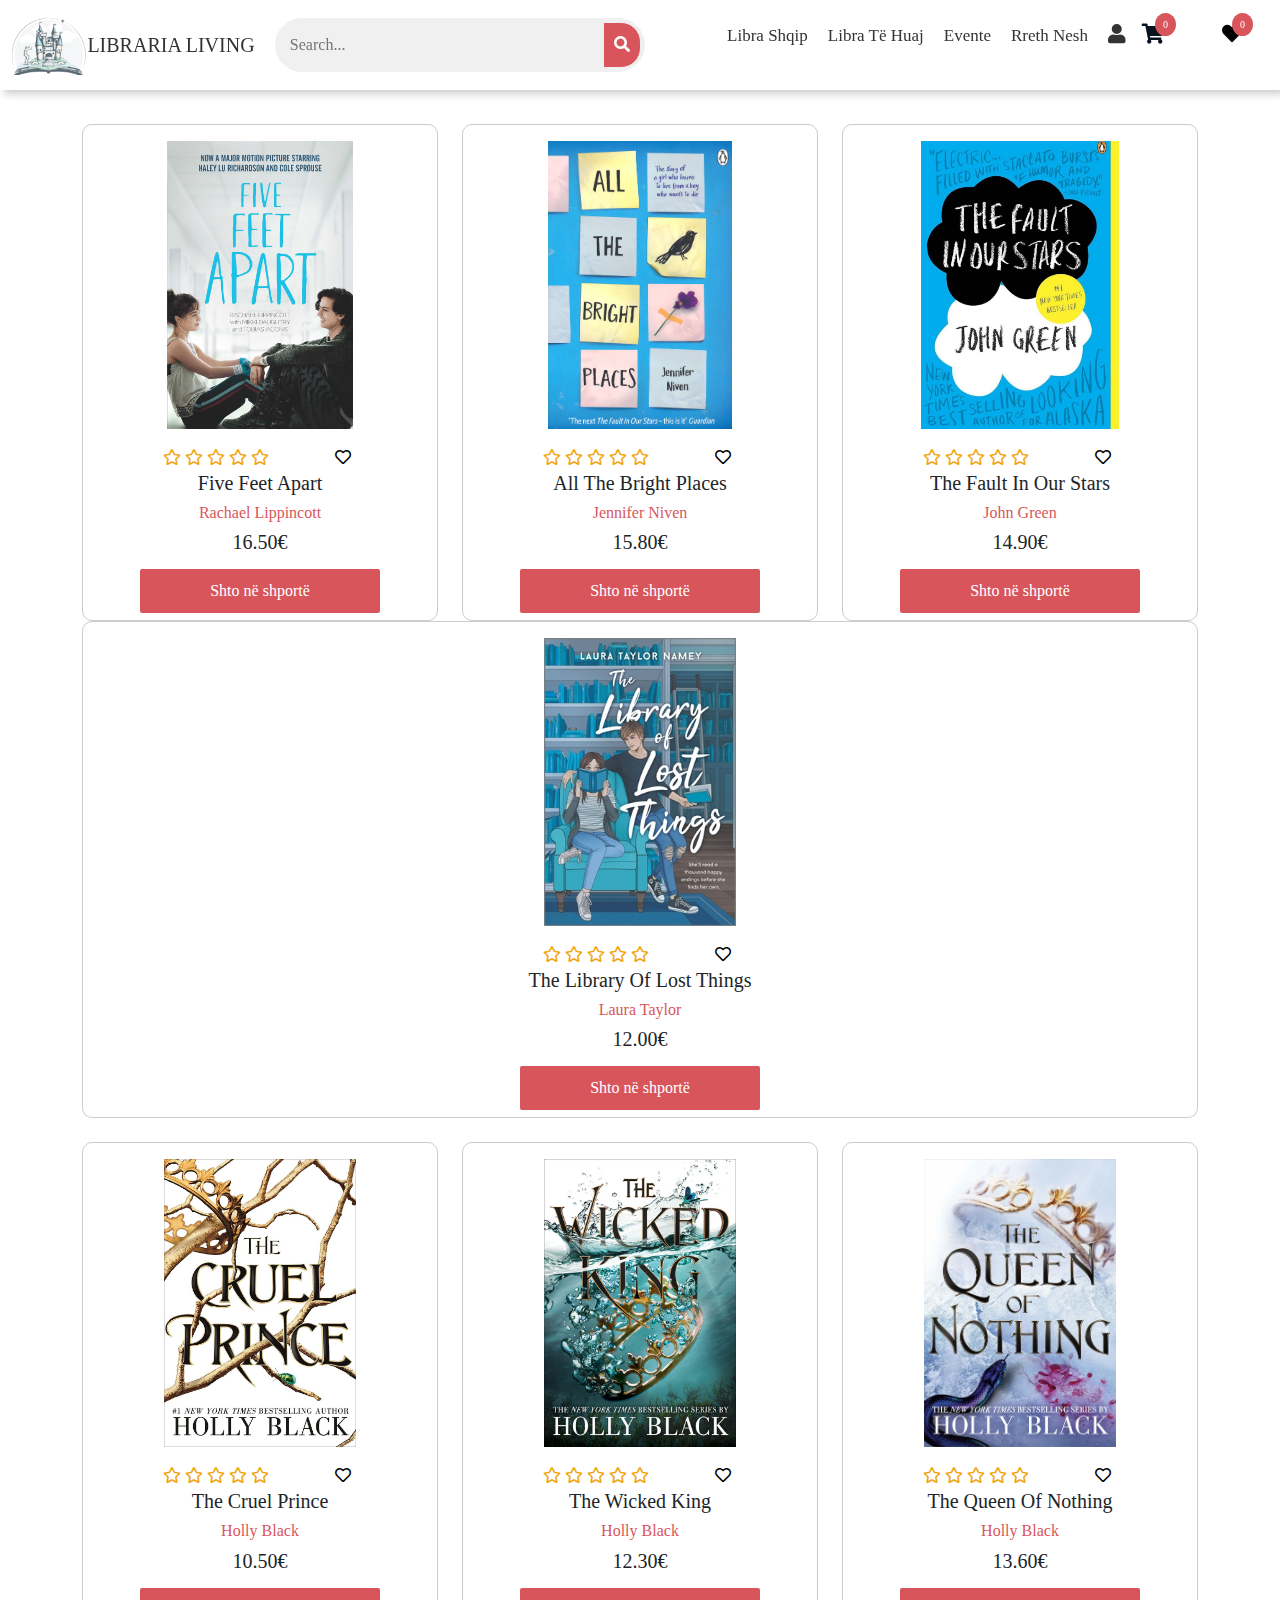
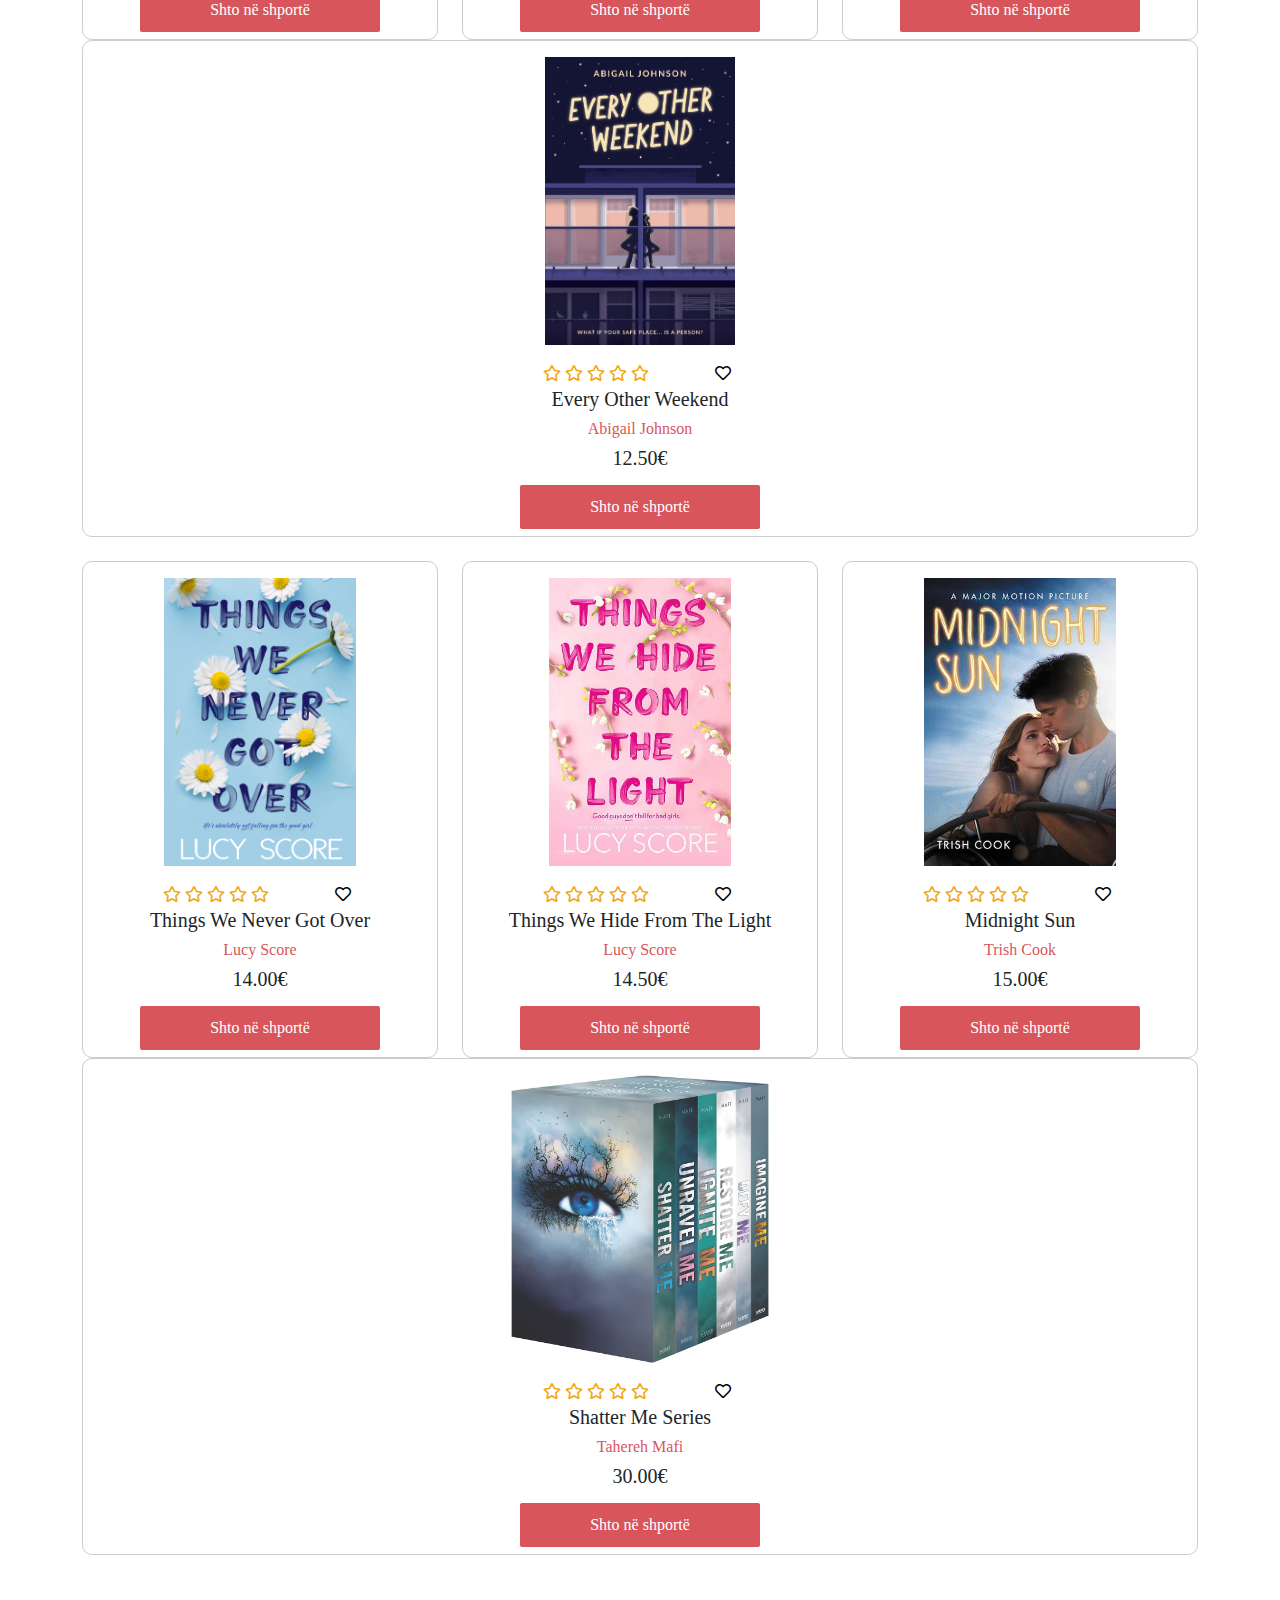
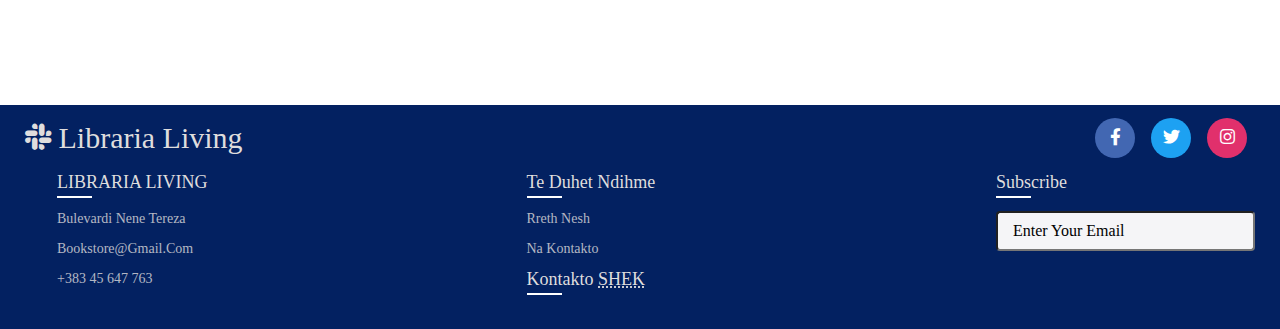
<file: bookstore/romance.html>
<!doctype html>
<html lang="en">
  <head>
    <meta charset="UTF-8" />
    <meta name="viewport" content="width=device-width, initial-scale=1.0" />
    <title>Romancë</title>
    <link rel="stylesheet" href="style.css" />
    <link
      rel="stylesheet"
      href="https://cdnjs.cloudflare.com/ajax/libs/font-awesome/5.15.1/css/all.min.css"
    />
    <link
      rel="stylesheet"
      href="	https://cdn.jsdelivr.net/npm/bootstrap@5.3.2/dist/css/bootstrap.min.css"
    />
  </head>

  <body>
    <header class="container-fluid header-container">
      <div class="logo">
        <img src="./images/StoryShop.png" alt="Logo" />
        <a href="index.html">LIBRARIA LIVING</a>
      </div>

      <div class="search-container">
        <form action="" class="search">
          <input type="text" class="search-bar" placeholder="Search..." />
          <button class="search-button">
            <i class="fas fa-search search-icon"></i>
          </button>
        </form>
      </div>

      <nav class="menu-container">
        <ul>
          <li>
            <a href="#">Libra shqip</a>
            <ul>
              <li><a href="./fantazi.html">Fantazi</a></li>
              <li><a href="./novela.html">Novela</a></li>
              <li><a href="./romance.html">Romancë</a></li>
            </ul>
          </li>
          <li>
            <a href="#">Libra të huaj</a>
            <ul>
              <li><a href="./english.html">Libra anglisht</a></li>
              <li><a href="./frengjisht.html">Libra frengjisht</a></li>
              <li><a href="./turqisht.html">Libra turqisht</a></li>
            </ul>
          </li>
          <li><a href="events_Managemenet.html">Evente</a></li>
          <li><a href="./about.html">Rreth nesh</a></li>
          <li>
            <a href="./account.html"
              ><span class="fas fa-user" style="font-size: 20px"></span
            ></a>
          </li>

          <div class="dropdown-cart">
            <button class="cart-toggle-btn">
              <i class="fas fa-shopping-cart"></i>
              <span class="cart-count">0</span>
            </button>
            <div class="cart-window">
              <div class="cart-items">
                <div class="book-card"></div>
              </div>
              <div class="cart-total">
                <p>Total: <span id="cart-total-price">0€</span></p>
              </div>
              <button class="btn btn-success">Checkout</button>
            </div>
          </div>
          <div class="dropdown-cart-1">
            <button class="cart-toggle-btn-1">
              <i class="fas fa-heart"></i>
              <span class="cart-count-1">0</span>
            </button>
            <div class="cart-window-1">
              <div class="cart-items-1">
                <div class="card-1"></div>
              </div>
            </div>
          </div>
        </ul>
      </nav>
    </header>

    <section class="container mt-4">
      <div class="row">
        <div class="col">
          <div class="book-card">
            <img src="./images/five_feet_apart.jpg" alt="" />
            <div class="content">
              <div class="star-heart">
                <div class="stars" id="Five-Feet-Apart">
                  <i class="far fa-star" data-value="1"></i>
                  <i class="far fa-star" data-value="2"></i>
                  <i class="far fa-star" data-value="3"></i>
                  <i class="far fa-star" data-value="4"></i>
                  <i class="far fa-star" data-value="5"></i>
                </div>
                <button class="wishlist-heart">
                  <i class="far fa-heart"></i>
                </button>
              </div>
              <h5>Five Feet Apart</h5>
              <h6>Rachael Lippincott</h6>
              <h5 class="price">16.50€</h5>
              <div class="btn">
                <button>Shto në shportë</button>
              </div>
            </div>
          </div>
        </div>

        <div class="col">
          <div class="book-card">
            <img src="./images/all_the_bright_places.jpg" alt="" />

            <div class="content">
              <div class="star-heart">
                <div class="stars" id="All-The-Bright-Places">
                  <i class="far fa-star" data-value="1"></i>
                  <i class="far fa-star" data-value="2"></i>
                  <i class="far fa-star" data-value="3"></i>
                  <i class="far fa-star" data-value="4"></i>
                  <i class="far fa-star" data-value="5"></i>
                </div>
                <button class="wishlist-heart">
                  <i class="far fa-heart"></i>
                </button>
              </div>

              <h5>All The Bright Places</h5>
              <h6>Jennifer Niven</h6>
              <h5 class="price">15.80€</h5>

              <div class="btn">
                <button>Shto në shportë</button>
              </div>
            </div>
          </div>
        </div>

        <div class="col">
          <div class="book-card">
            <img src="./images/fault.jpg" alt="" />

            <div class="content">
              <div class="star-heart">
                <div class="stars" id="TheFaultInOurStars">
                  <i class="far fa-star" data-value="1"></i>
                  <i class="far fa-star" data-value="2"></i>
                  <i class="far fa-star" data-value="3"></i>
                  <i class="far fa-star" data-value="4"></i>
                  <i class="far fa-star" data-value="5"></i>
                </div>
                <button class="wishlist-heart">
                  <i class="far fa-heart"></i>
                </button>
              </div>
              <h5>The Fault In Our Stars</h5>
              <h6>John Green</h6>
              <h5 class="price">14.90€</h5>
              <div class="btn">
                <button>Shto në shportë</button>
              </div>
            </div>
          </div>
        </div>

        <div class="col">
          <div class="book-card">
            <img src="./images/library.png" alt="" />

            <div class="content">
              <div class="star-heart">
                <div class="stars" id="TheLibraryOfLostThings">
                  <i class="far fa-star" data-value="1"></i>
                  <i class="far fa-star" data-value="2"></i>
                  <i class="far fa-star" data-value="3"></i>
                  <i class="far fa-star" data-value="4"></i>
                  <i class="far fa-star" data-value="5"></i>
                </div>
                <button class="wishlist-heart">
                  <i class="far fa-heart"></i>
                </button>
              </div>
              <h5>The Library Of Lost Things</h5>
              <h6>Laura Taylor</h6>
              <h5 class="price">12.00€</h5>
              <div class="btn">
                <button>Shto në shportë</button>
              </div>
            </div>
          </div>
        </div>
      </div>

      <br />

      <div class="row">
        <div class="col">
          <div class="book-card">
            <img src="./images/prince.jpg" alt="" />

            <div class="content">
              <div class="star-heart">
                <div class="stars" id="The-Cruel-Prince">
                  <i class="far fa-star" data-value="1"></i>
                  <i class="far fa-star" data-value="2"></i>
                  <i class="far fa-star" data-value="3"></i>
                  <i class="far fa-star" data-value="4"></i>
                  <i class="far fa-star" data-value="5"></i>
                </div>
                <button class="wishlist-heart">
                  <i class="far fa-heart"></i>
                </button>
              </div>
              <h5>The Cruel Prince</h5>
              <h6>Holly Black</h6>
              <h5 class="price">10.50€</h5>
              <div class="btn">
                <button>Shto në shportë</button>
              </div>
            </div>
          </div>
        </div>
        <div class="col">
          <div class="book-card">
            <img src="./images/wikced.png" alt="" />

            <div class="content">
              <div class="star-heart">
                <div class="stars" id="The-Wicked-King">
                  <i class="far fa-star" data-value="1"></i>
                  <i class="far fa-star" data-value="2"></i>
                  <i class="far fa-star" data-value="3"></i>
                  <i class="far fa-star" data-value="4"></i>
                  <i class="far fa-star" data-value="5"></i>
                </div>
                <button class="wishlist-heart">
                  <i class="far fa-heart"></i>
                </button>
              </div>
              <h5>The Wicked King</h5>
              <h6>Holly Black</h6>
              <h5 class="price">12.30€</h5>
              <div class="btn">
                <button>Shto në shportë</button>
              </div>
            </div>
          </div>
        </div>

        <div class="col">
          <div class="book-card">
            <img src="./images/queen.png" alt="" />

            <div class="content">
              <div class="star-heart">
                <div class="stars" id="The-Queen-Of-Nothing">
                  <i class="far fa-star" data-value="1"></i>
                  <i class="far fa-star" data-value="2"></i>
                  <i class="far fa-star" data-value="3"></i>
                  <i class="far fa-star" data-value="4"></i>
                  <i class="far fa-star" data-value="5"></i>
                </div>
                <button class="wishlist-heart">
                  <i class="far fa-heart"></i>
                </button>
              </div>
              <h5>The Queen Of Nothing</h5>
              <h6>Holly Black</h6>
              <h5 class="price">13.60€</h5>
              <div class="btn">
                <button>Shto në shportë</button>
              </div>
            </div>
          </div>
        </div>

        <div class="col">
          <div class="book-card">
            <img src="./images/weekend.png" alt="" />

            <div class="content">
              <div class="star-heart">
                <div class="stars" id="Every-Other-Weekend">
                  <i class="far fa-star" data-value="1"></i>
                  <i class="far fa-star" data-value="2"></i>
                  <i class="far fa-star" data-value="3"></i>
                  <i class="far fa-star" data-value="4"></i>
                  <i class="far fa-star" data-value="5"></i>
                </div>
                <button class="wishlist-heart">
                  <i class="far fa-heart"></i>
                </button>
              </div>
              <h5>Every Other Weekend</h5>
              <h6>Abigail Johnson</h6>
              <h5 class="price">12.50€</h5>
              <div class="btn">
                <button>Shto në shportë</button>
              </div>
            </div>
          </div>
        </div>
      </div>

      <br />

      <div class="row">
        <div class="col">
          <div class="book-card">
            <img src="./images/over.png" alt="" />

            <div class="content">
              <div class="star-heart">
                <div class="stars" id="ThingsWeNeverGotOver">
                  <i class="far fa-star" data-value="1"></i>
                  <i class="far fa-star" data-value="2"></i>
                  <i class="far fa-star" data-value="3"></i>
                  <i class="far fa-star" data-value="4"></i>
                  <i class="far fa-star" data-value="5"></i>
                </div>
                <button class="wishlist-heart">
                  <i class="far fa-heart"></i>
                </button>
              </div>
              <h5>Things We Never Got Over</h5>
              <h6>Lucy Score</h6>
              <h5 class="price">14.00€</h5>
              <div class="btn">
                <button>Shto në shportë</button>
              </div>
            </div>
          </div>
        </div>
        <div class="col">
          <div class="book-card">
            <img src="./images/light.png" alt="" />

            <div class="content">
              <div class="star-heart">
                <div class="stars" id="ThingsWeHideFromTheLight">
                  <i class="far fa-star" data-value="1"></i>
                  <i class="far fa-star" data-value="2"></i>
                  <i class="far fa-star" data-value="3"></i>
                  <i class="far fa-star" data-value="4"></i>
                  <i class="far fa-star" data-value="5"></i>
                </div>
                <button class="wishlist-heart">
                  <i class="far fa-heart"></i>
                </button>
              </div>
              <h5>Things We Hide From The Light</h5>
              <h6>Lucy Score</h6>
              <h5 class="price">14.50€</h5>
              <div class="btn">
                <button>Shto në shportë</button>
              </div>
            </div>
          </div>
        </div>
        <div class="col">
          <div class="book-card">
            <img src="./images/sun.jpg" alt="" />

            <div class="content">
              <div class="star-heart">
                <div class="stars" id="Midnight-Sun">
                  <i class="far fa-star" data-value="1"></i>
                  <i class="far fa-star" data-value="2"></i>
                  <i class="far fa-star" data-value="3"></i>
                  <i class="far fa-star" data-value="4"></i>
                  <i class="far fa-star" data-value="5"></i>
                </div>
                <button class="wishlist-heart">
                  <i class="far fa-heart"></i>
                </button>
              </div>
              <h5>Midnight Sun</h5>
              <h6>Trish Cook</h6>
              <h5 class="price">15.00€</h5>
              <div class="btn">
                <button>Shto në shportë</button>
              </div>
            </div>
          </div>
        </div>
        <div class="col">
          <div class="book-card">
            <img src="./images/shatter.png" alt="" />

            <div class="content">
              <div class="star-heart">
                <div class="stars" id="Shatter-Me">
                  <i class="far fa-star" data-value="1"></i>
                  <i class="far fa-star" data-value="2"></i>
                  <i class="far fa-star" data-value="3"></i>
                  <i class="far fa-star" data-value="4"></i>
                  <i class="far fa-star" data-value="5"></i>
                </div>
                <button class="wishlist-heart">
                  <i class="far fa-heart"></i>
                </button>
              </div>
              <h5>Shatter Me Series</h5>
              <h6>Tahereh Mafi</h6>
              <h5 class="price">30.00€</h5>
              <div class="btn">
                <button>Shto në shportë</button>
              </div>
            </div>
          </div>
        </div>
      </div>
    </section>
    <footer>
      <div class="content">
        <div class="top">
          <div class="logo-details">
            <i class="fab fa-slack"></i>
            <span class="logo_name">Libraria Living</span>
          </div>
          <div class="media-icons">
            <a href="https://www.facebook.com" target="_blank"
              ><i class="fab fa-facebook-f"></i
            ></a>
            <a href="https://www.twitter.com" target="_blank"
              ><i class="fab fa-twitter"></i
            ></a>
            <a href="https://www.instagram.com" target="_blank"
              ><i class="fab fa-instagram"></i
            ></a>
          </div>
        </div>
        <div class="link-boxes">
          <ul class="box">
            <li class="link_name">LIBRARIA LIVING</li>
            <li><a href="#">Bulevardi Nene Tereza</a></li>
            <li>
              <a href="mailto:bookstore@gmail.com">bookstore@gmail.com</a>
            </li>
            <li><a href="callto:+383 45 647 763">+383 45 647 763</a></li>
          </ul>
          <ul class="box">
            <li class="link_name">Te duhet ndihme</li>
            <li><a href="about.html">Rreth nesh</a></li>
            <li><a href="contact.html">Na kontakto</a></li>
            <li class="link_name">
              Kontakto
              <abbr title="Kontakto sherbimin e konsumatorit">SHEK</abbr>
            </li>
          </ul>

          <ul class="box input-box">
            <li class="link_name">Subscribe</li>
            <li><input type="text" placeholder="Enter your email" /></li>
          </ul>
        </div>
      </div>
    </footer>

    <script src="https://code.jquery.com/jquery-3.6.0.min.js"></script>
    <script src="https://cdn.jsdelivr.net/npm/bootstrap@5.2.3/dist/js/bootstrap.bundle.min.js"></script>
    <script src="script.js"></script>
  </body>
</html>
</file>
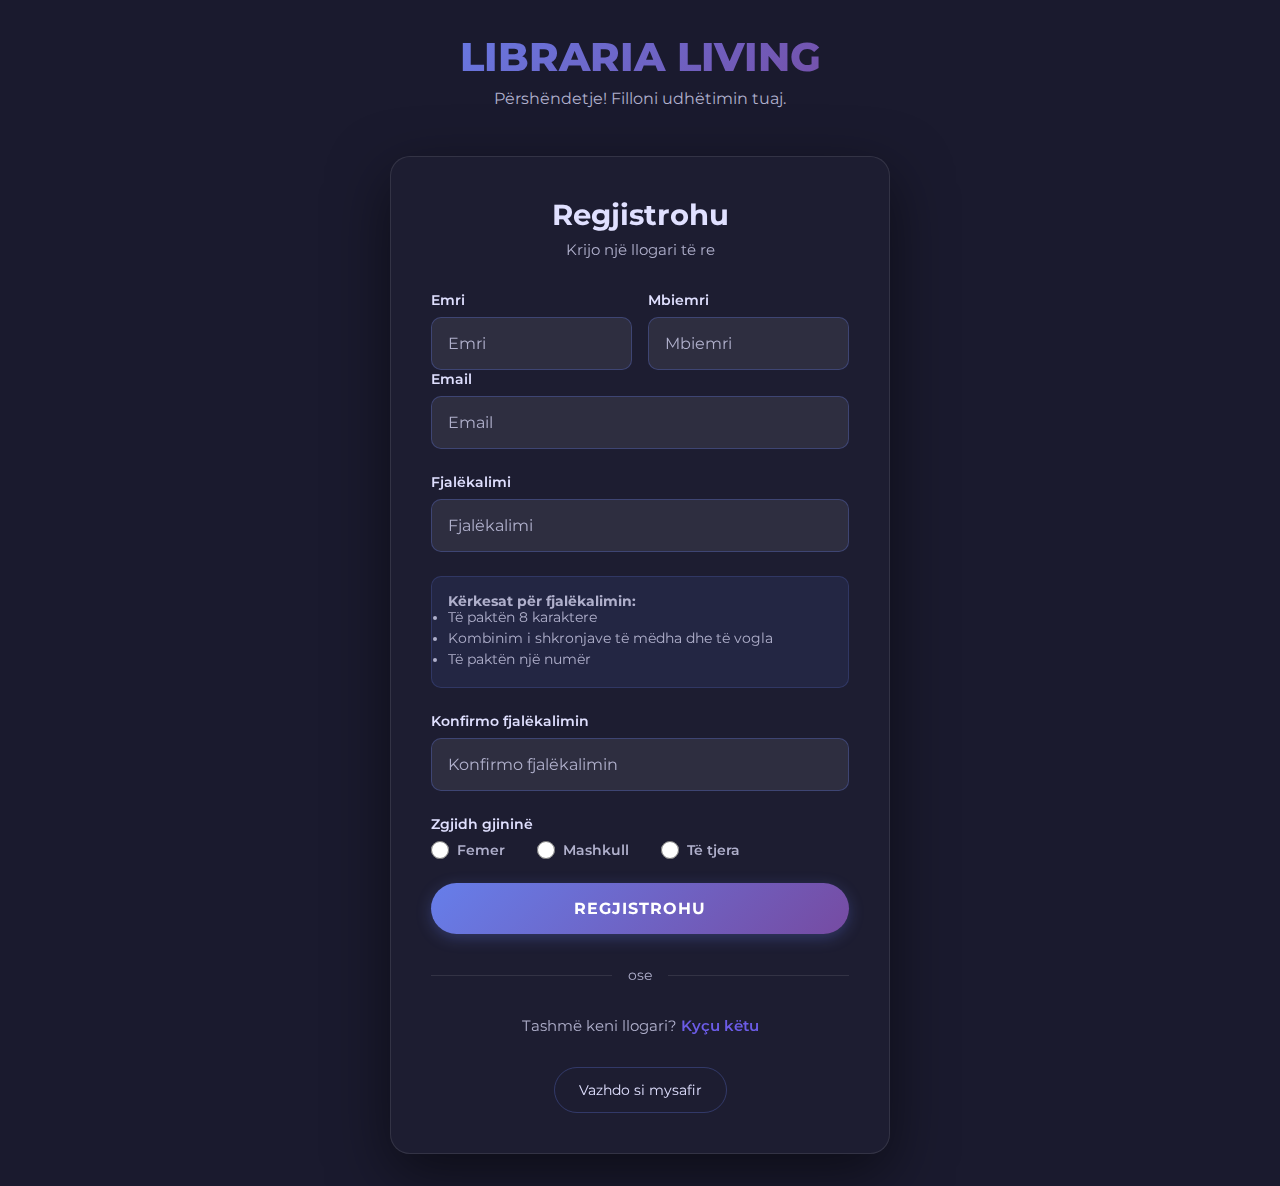
<file: bookstore/signup.html>
<!doctype html>
<html lang="en">
  <head>
    <meta charset="UTF-8" />
    <meta name="viewport" content="width=device-width, initial-scale=1.0" />
    <title>Signup - Libraria Living</title>
    <link
      rel="stylesheet"
      href="https://cdnjs.cloudflare.com/ajax/libs/font-awesome/5.15.1/css/all.min.css"
    />
    <style>
      @import url("https://fonts.googleapis.com/css?family=Montserrat:400,800");

      :root {
        --primary-gradient: linear-gradient(135deg, #667eea 0%, #764ba2 100%);
        --dark-bg: #1a1a2e;
        --card-bg: rgba(30, 30, 50, 0.8);
        --text-light: #e0e0ff;
        --text-gray: #b0b0cc;
        --accent-purple: #6c5ce7;
        --backdrop-blur: blur(10px);
      }

      * {
        margin: 0;
        padding: 0;
        box-sizing: border-box;
      }

      body {
        background: var(--dark-bg);
        font-family: "Montserrat", sans-serif;
        min-height: 100vh;
        display: flex;
        justify-content: center;
        align-items: center;
        padding: 2rem;
      }

      .signup-container {
        width: 100%;
        max-width: 500px;
      }

      .logo-section {
        text-align: center;
        margin-bottom: 3rem;
      }

      .logo-section h1 {
        background: var(--primary-gradient);
        -webkit-background-clip: text;
        -webkit-text-fill-color: transparent;
        background-clip: text;
        font-size: 2.5rem;
        font-weight: 800;
        margin-bottom: 0.5rem;
      }

      .logo-section p {
        color: var(--text-gray);
        font-size: 1rem;
      }

      .form-box {
        background: var(--card-bg);
        backdrop-filter: var(--backdrop-blur);
        border: 1px solid rgba(255, 255, 255, 0.1);
        border-radius: 20px;
        padding: 2.5rem;
        box-shadow: 0 20px 60px rgba(0, 0, 0, 0.5);
      }

      .form-box h2 {
        color: var(--text-light);
        font-size: 1.8rem;
        margin-bottom: 0.5rem;
        text-align: center;
      }

      .form-box .subtitle {
        color: var(--text-gray);
        text-align: center;
        margin-bottom: 2rem;
        font-size: 0.95rem;
      }

      .form-group {
        margin-bottom: 1.5rem;
      }

      .form-group label {
        display: block;
        color: var(--text-light);
        margin-bottom: 0.5rem;
        font-weight: 600;
        font-size: 0.9rem;
      }

      .form-row {
        display: grid;
        grid-template-columns: 1fr 1fr;
        gap: 1rem;
      }

      .form-row .form-group {
        margin-bottom: 0;
      }

      .form-group input,
      .form-group select {
        width: 100%;
        padding: 1rem;
        background: rgba(255, 255, 255, 0.08);
        border: 1px solid rgba(102, 126, 234, 0.3);
        border-radius: 10px;
        color: var(--text-light);
        font-size: 1rem;
        transition: all 0.3s ease;
        font-family: "Montserrat", sans-serif;
      }

      .form-group input::placeholder {
        color: var(--text-gray);
      }

      .form-group input:focus,
      .form-group select:focus {
        outline: none;
        border-color: var(--accent-purple);
        box-shadow: 0 0 20px rgba(102, 126, 234, 0.3);
        background: rgba(102, 126, 234, 0.1);
      }

      .gender-container {
        display: flex;
        gap: 2rem;
        align-items: center;
      }

      .gender-option {
        display: flex;
        align-items: center;
        gap: 0.5rem;
      }

      .gender-option input[type="radio"] {
        width: 18px;
        height: 18px;
        accent-color: var(--accent-purple);
        cursor: pointer;
      }

      .gender-option label {
        margin: 0;
        cursor: pointer;
        color: var(--text-gray);
      }

      .password-requirements {
        background: rgba(102, 126, 234, 0.1);
        border: 1px solid rgba(102, 126, 234, 0.2);
        border-radius: 10px;
        padding: 1rem;
        margin-bottom: 1.5rem;
        font-size: 0.85rem;
        color: var(--text-gray);
      }

      .password-requirements li {
        margin-bottom: 0.3rem;
      }

      .submit-btn {
        width: 100%;
        padding: 1rem;
        background: var(--primary-gradient);
        color: #fff;
        border: none;
        border-radius: 50px;
        font-size: 1rem;
        font-weight: 700;
        letter-spacing: 1px;
        text-transform: uppercase;
        cursor: pointer;
        transition: all 0.3s ease;
        box-shadow: 0 4px 15px rgba(102, 126, 234, 0.3);
        font-family: "Montserrat", sans-serif;
      }

      .submit-btn:hover {
        box-shadow: 0 6px 25px rgba(102, 126, 234, 0.5);
        transform: translateY(-2px);
      }

      .submit-btn:active {
        transform: translateY(0);
      }

      .divider {
        display: flex;
        align-items: center;
        margin: 2rem 0;
      }

      .divider::before,
      .divider::after {
        content: "";
        flex: 1;
        height: 1px;
        background: rgba(255, 255, 255, 0.1);
      }

      .divider span {
        padding: 0 1rem;
        color: var(--text-gray);
        font-size: 0.9rem;
      }

      .login-link {
        text-align: center;
        color: var(--text-gray);
        font-size: 0.95rem;
      }

      .login-link a {
        color: var(--accent-purple);
        text-decoration: none;
        font-weight: 600;
        transition: all 0.3s ease;
      }

      .login-link a:hover {
        color: var(--text-light);
      }

      .guest-link {
        text-align: center;
        margin-top: 2rem;
      }

      .guest-link a {
        display: inline-block;
        padding: 0.8rem 1.5rem;
        color: var(--text-light);
        border: 1px solid rgba(102, 126, 234, 0.3);
        border-radius: 50px;
        text-decoration: none;
        transition: all 0.3s ease;
        font-size: 0.9rem;
      }

      .guest-link a:hover {
        background: rgba(102, 126, 234, 0.1);
        border-color: var(--accent-purple);
        color: var(--accent-purple);
      }

      @media (max-width: 480px) {
        body {
          padding: 1rem;
        }

        .logo-section {
          margin-bottom: 2rem;
        }

        .logo-section h1 {
          font-size: 2rem;
        }

        .form-box {
          padding: 1.5rem;
        }

        .form-box h2 {
          font-size: 1.5rem;
        }

        .form-row {
          grid-template-columns: 1fr;
        }

        .gender-container {
          gap: 1rem;
        }
      }
    </style>
  </head>
  <body>
    <div class="signup-container">
      <div class="logo-section">
        <h1>LIBRARIA LIVING</h1>
        <p>Përshëndetje! Filloni udhëtimin tuaj.</p>
      </div>

      <div class="form-box">
        <h2>Regjistrohu</h2>
        <p class="subtitle">Krijo një llogari të re</p>

        <form id="signupForm">
          <div class="form-row">
            <div class="form-group">
              <label for="firstName">Emri</label>
              <input type="text" id="firstName" placeholder="Emri" required />
            </div>
            <div class="form-group">
              <label for="lastName">Mbiemri</label>
              <input type="text" id="lastName" placeholder="Mbiemri" required />
            </div>
          </div>

          <div class="form-group">
            <label for="email">Email</label>
            <input type="email" id="email" placeholder="Email" required />
          </div>

          <div class="form-group">
            <label for="password">Fjalëkalimi</label>
            <input
              type="password"
              id="password"
              placeholder="Fjalëkalimi"
              required
            />
          </div>

          <div class="password-requirements">
            <strong>Kërkesat për fjalëkalimin:</strong>
            <ul>
              <li>Të paktën 8 karaktere</li>
              <li>Kombinim i shkronjave të mëdha dhe të vogla</li>
              <li>Të paktën një numër</li>
            </ul>
          </div>

          <div class="form-group">
            <label for="confirmPassword">Konfirmo fjalëkalimin</label>
            <input
              type="password"
              id="confirmPassword"
              placeholder="Konfirmo fjalëkalimin"
              required
            />
          </div>

          <div class="form-group">
            <label>Zgjidh gjininë</label>
            <div class="gender-container">
              <div class="gender-option">
                <input type="radio" id="female" name="gender" value="female" />
                <label for="female">Femer</label>
              </div>
              <div class="gender-option">
                <input type="radio" id="male" name="gender" value="male" />
                <label for="male">Mashkull</label>
              </div>
              <div class="gender-option">
                <input type="radio" id="other" name="gender" value="other" />
                <label for="other">Të tjera</label>
              </div>
            </div>
          </div>

          <button type="submit" class="submit-btn">Regjistrohu</button>
        </form>

        <div class="divider">
          <span>ose</span>
        </div>

        <div class="login-link">
          Tashmë keni llogari? <a href="login.html">Kyçu këtu</a>
        </div>

        <div class="guest-link">
          <a href="index.html">Vazhdo si mysafir</a>
        </div>
      </div>
    </div>

    <script>
      document
        .getElementById("signupForm")
        .addEventListener("submit", function (e) {
          e.preventDefault();

          const firstName = document.getElementById("firstName").value.trim();
          const lastName = document.getElementById("lastName").value.trim();
          const email = document.getElementById("email").value.trim();
          const password = document.getElementById("password").value;
          const confirmPassword =
            document.getElementById("confirmPassword").value;
          const gender = document.querySelector(
            'input[name="gender"]:checked',
          )?.value;

          // Validation
          if (
            !firstName ||
            !lastName ||
            !email ||
            !password ||
            !confirmPassword
          ) {
            alert("Të gjitha fushat janë të detyrueshme.");
            return;
          }

          if (password.length < 8) {
            alert("Fjalëkalimi duhet të jetë të paktën 8 karaktere.");
            return;
          }

          if (!/[A-Z]/.test(password) || !/[a-z]/.test(password)) {
            alert(
              "Fjalëkalimi duhet të përmbajë shkronja të mëdha dhe të vogla.",
            );
            return;
          }

          if (!/\d/.test(password)) {
            alert("Fjalëkalimi duhet të përmbajë të paktën një numër.");
            return;
          }

          if (password !== confirmPassword) {
            alert("Fjalëkalimet nuk përputhen.");
            return;
          }

          // Check if email already exists
          const users = JSON.parse(localStorage.getItem("users") || "[]");
          const userExists = users.some(
            (user) => user.email.toLowerCase() === email.toLowerCase(),
          );

          if (userExists) {
            alert(
              "Ky email është tashmë i regjistruar. Ju lutem kyçuni ose përdorni një email tjetër.",
            );
            return;
          }

          // Create new user object
          const newUser = {
            id: Date.now(),
            firstName: firstName,
            lastName: lastName,
            email: email.toLowerCase(),
            password: password, // In production, this should be hashed
            gender: gender || "not specified",
            registeredAt: new Date().toISOString(),
          };

          // Save to localStorage
          users.push(newUser);
          localStorage.setItem("users", JSON.stringify(users));

          // Save current user session
          localStorage.setItem(
            "currentUser",
            JSON.stringify({
              id: newUser.id,
              firstName: newUser.firstName,
              lastName: newUser.lastName,
              email: newUser.email,
            }),
          );

          alert("Regjistrimi u krye me sukses! Jeni kyçur automatikisht.");

          // Redirect to home page
          setTimeout(() => {
            window.location.href = "index.html";
          }, 1500);
        });
    </script>
  </body>
</html>
</file>
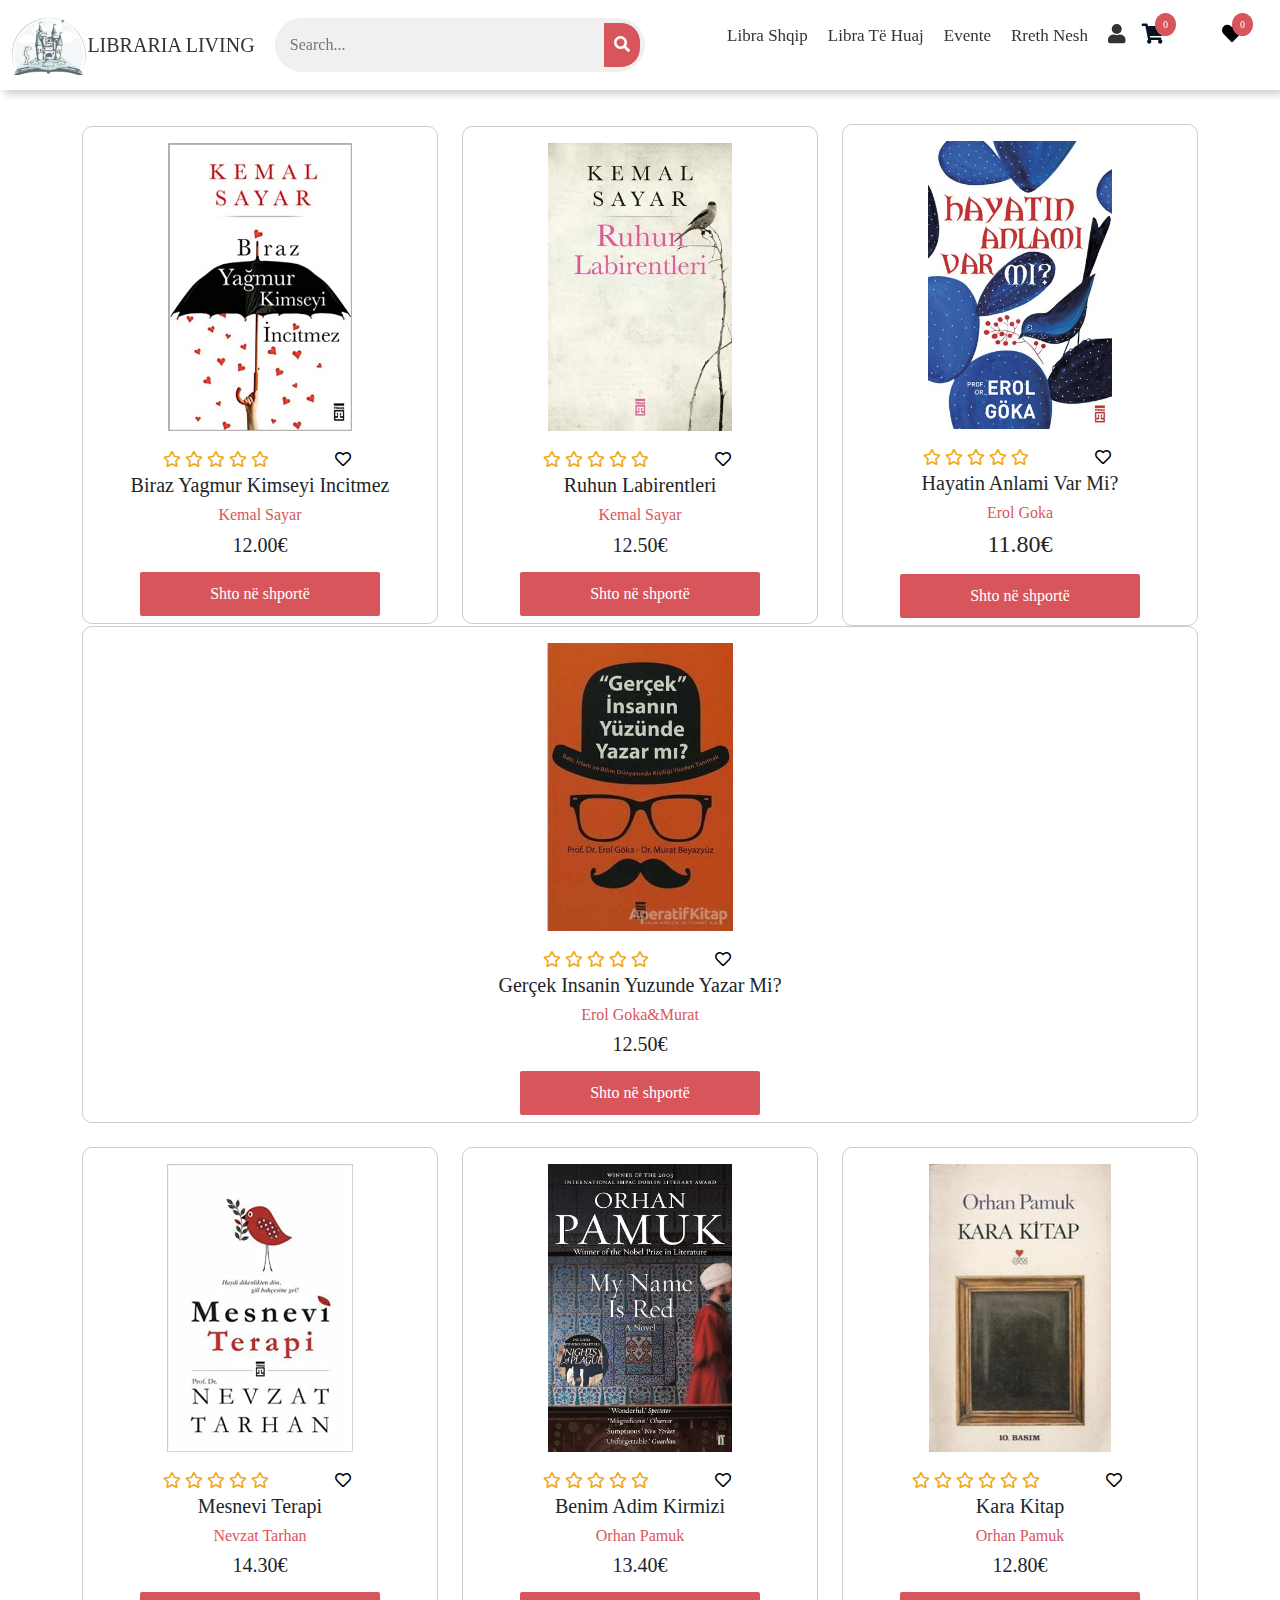
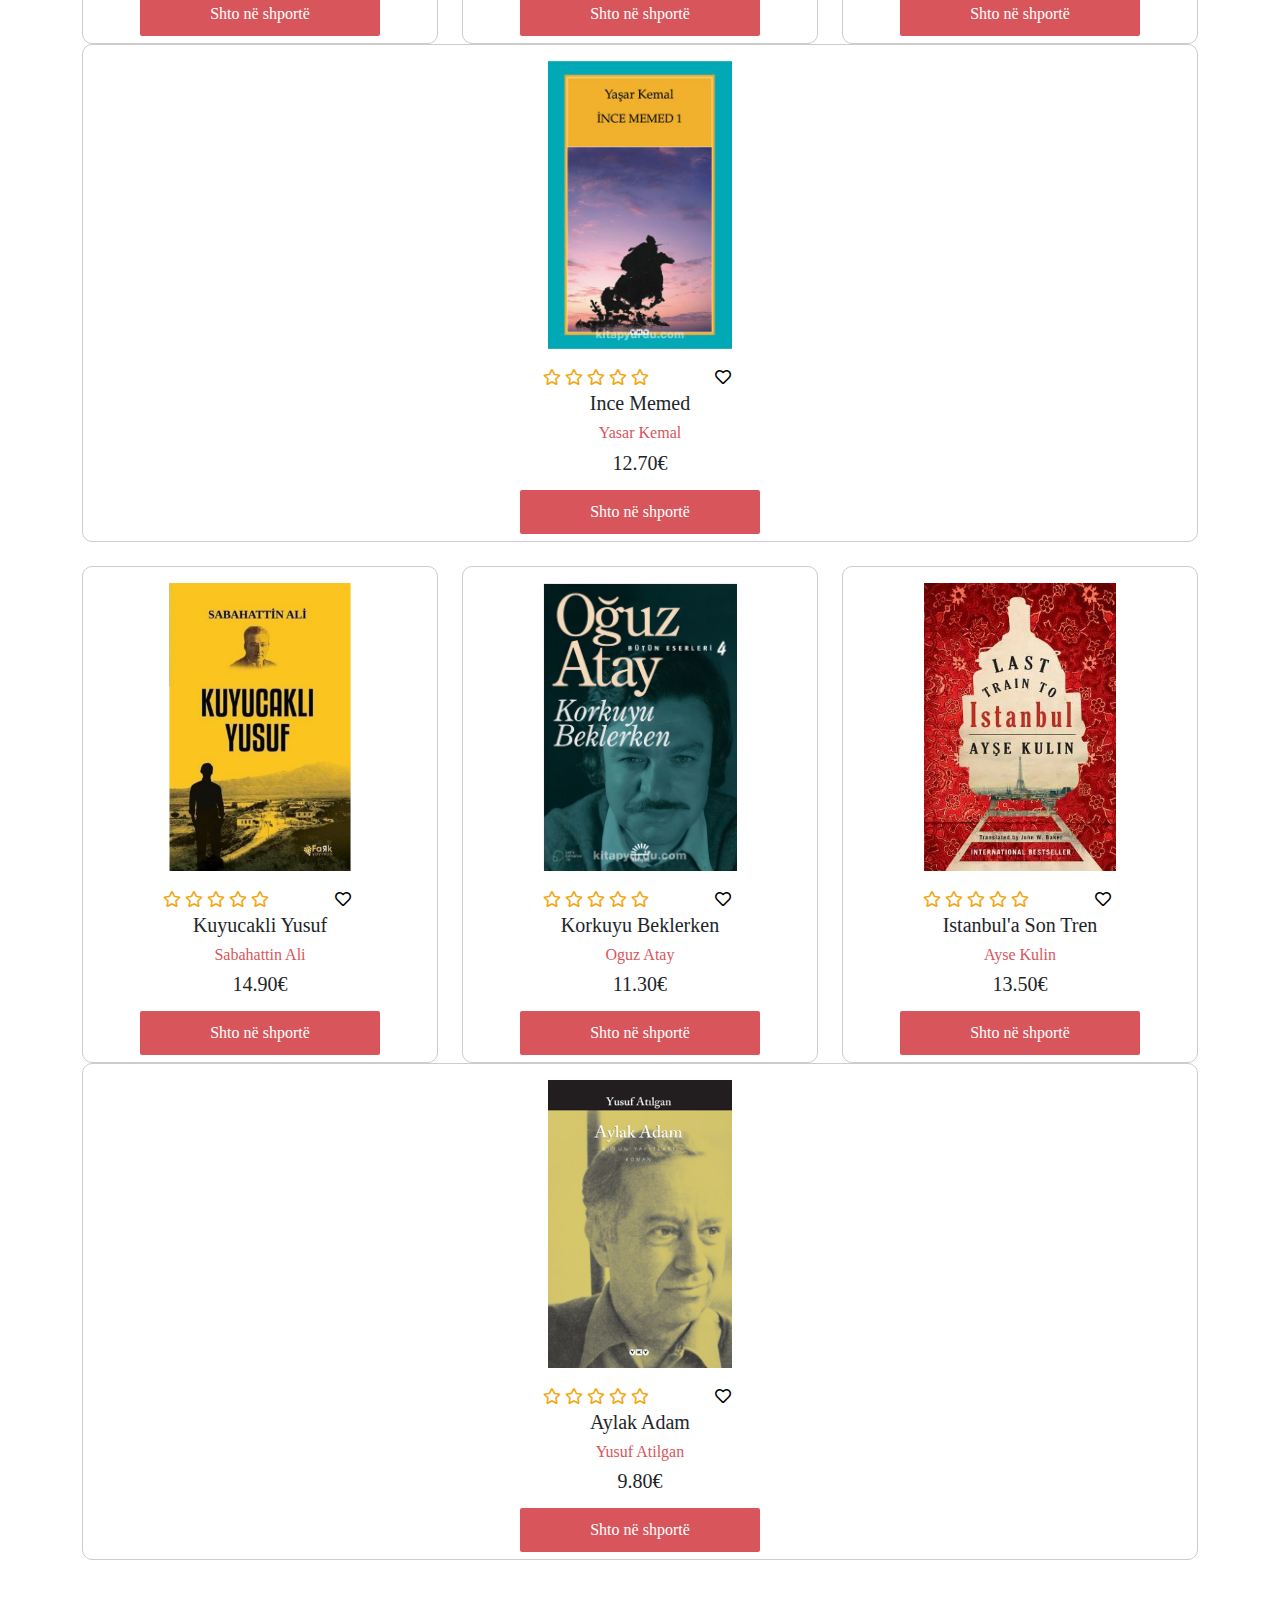
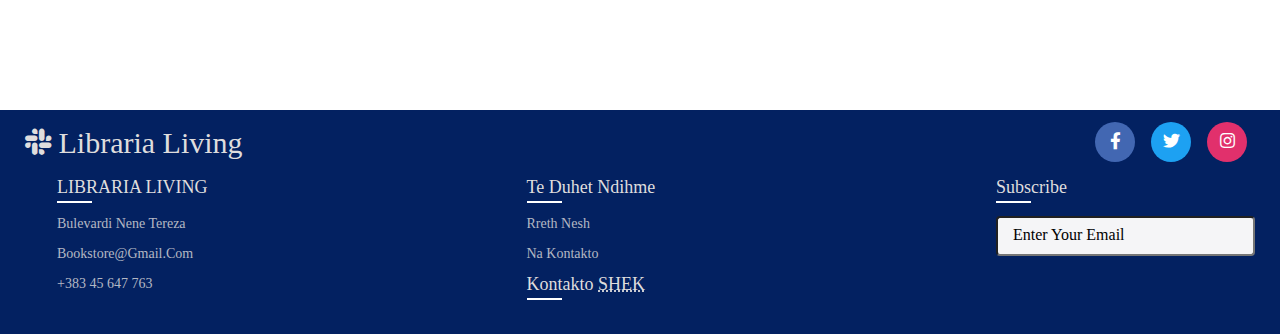
<file: bookstore/turqisht.html>
<!DOCTYPE html>
<html lang="en">

<head>
 <meta charset="UTF-8">
 <meta name="viewport" content="width=device-width, initial-scale=1.0">
 <title>Librat Turqisht</title>
 <link rel="stylesheet" href="style.css">
 <link rel="stylesheet" href="https://cdnjs.cloudflare.com/ajax/libs/font-awesome/5.15.1/css/all.min.css">
 <link rel="stylesheet" href="	https://cdn.jsdelivr.net/npm/bootstrap@5.3.2/dist/css/bootstrap.min.css">
</head>

<body>
<header class="container-fluid header-container">

  <div class="logo">
   <img src="./images/StoryShop.png" alt="Logo">
   <a href="index.html">LIBRARIA LIVING</a>
  </div>

  <div class="search-container">
    <form action="" class="search">
      <input type="text" class="search-bar" placeholder="Search...">
      <button class="search-button"> <i class="fas fa-search search-icon"></i></button>
    </form>
  </div>

  <nav class="menu-container">
   <ul>
    <li><a href="#">Libra shqip</a>
     <ul>
      <li><a href="./fantazi.html">Fantazi</a></li>
      <li><a href="./novela.html">Novela</a></li>
      <li><a href="./romance.html">Romancë</a></li>
     </ul>
    </li>
    <li><a href="#">Libra të huaj</a>
     <ul>
      <li><a href="./english.html">Libra anglisht</a></li>
      <li><a href="./frengjisht.html">Libra frengjisht</a></li>
      <li><a href="./turqisht.html">Libra turqisht</a></li>
     </ul>
    </li>
    <li><a href="events_Managemenet.html">Evente</a></li>
    <li><a href="./about.html">Rreth nesh</a></li>
    <li><a href="./account.html"><span class="fas fa-user" style="font-size: 20px;"></span></a></li>
   
   <div class="dropdown-cart">
          <button class="cart-toggle-btn">
            <i class="fas fa-shopping-cart"></i>
            <span class="cart-count">0</span>
          </button>
        <div class="cart-window">
            <div class="cart-items">
              <div class="book-card"></div>
            </div>
            <div class="cart-total">
              <p>Total: <span id="cart-total-price">0€</span></p>
            </div>
            <button class="btn btn-success">Checkout</button>
          </div>
        </div>
        <div class="dropdown-cart-1">
  <button class="cart-toggle-btn-1">
    <i class="fas fa-heart"></i>
    <span class="cart-count-1">0</span>
  </button>
<div class="cart-window-1">
    <div class="cart-items-1">
      <div class="card-1"></div>
    </div>
    </div>
  </div>
  </ul>
  </nav>
 </header>
<section class="container mt-4">
  <div class="row">
   
   <div class="col">
    <div class="book-card">
     <img src="./images/yagmur.png" alt="">
     <div class="content">
      <div class="star-heart">
       <div class="stars" id="BirazYagmurKimseyiIncitmez">
        <i class="far fa-star" data-value="1"></i>
        <i class="far fa-star" data-value="2"></i>
        <i class="far fa-star" data-value="3"></i>
        <i class="far fa-star" data-value="4"></i>
        <i class="far fa-star" data-value="5"></i>
       </div>
       <button class="wishlist-heart"><i class="far fa-heart"></i></button>
      </div>
      <h5>Biraz Yagmur Kimseyi Incitmez</h5>
      <h6>Kemal Sayar</h6>
      <h5 class="price">12.00€</h5>
      <div class="btn">
       <button>Shto në shportë</button>
      </div>
     </div>
    </div>
   </div>

   <div class="col">
    <div class="book-card">
     <img src="./images/labirent.png" alt="">

     <div class="content">
      <div class="star-heart">
      <div class="stars" id="Ruhun-Labirentleri">
        <i class="far fa-star" data-value="1"></i>
        <i class="far fa-star" data-value="2"></i>
        <i class="far fa-star" data-value="3"></i>
        <i class="far fa-star" data-value="4"></i>
        <i class="far fa-star" data-value="5"></i>
     </div>
       <button class="wishlist-heart"><i class="far fa-heart"></i></button>
      </div>

      <h5>Ruhun Labirentleri</h5>
      <h6>Kemal Sayar</h6>
      <h5 class="price">12.50€</h5>

      <div class="btn">
       <button>Shto në shportë</button>
      </div>
     </div>
    </div>
   </div>

   <div class="col">
    <div class="book-card">
     <img src="./images/hayat.png" alt="">

     <div class="content">
      <div class="star-heart">
       <div class="stars" id="Hayatin-anlami-var-mi?">
        <i class="far fa-star" data-value="1"></i>
        <i class="far fa-star" data-value="2"></i>
        <i class="far fa-star" data-value="3"></i>
        <i class="far fa-star" data-value="4"></i>
        <i class="far fa-star" data-value="5"></i>
        </div>
       <button class="wishlist-heart"><i class="far fa-heart"></i></button>
      </div>
      <h5>Hayatin anlami var mi?</h5>
      <h6>Erol Goka</h6>
      <h4 class="price">11.80€</h4>
      <div class="btn">
       <button>Shto në shportë</button>
      </div>
     </div>
    </div>

   </div>

   <div class="col">
    <div class="book-card">
     <img src="./images/gercek.png" alt="">

     <div class="content">
      <div class="star-heart">
       <div class="stars" id="Gerçek-insanin-yuzunde-yazar-mi?">
      <i class="far fa-star" data-value="1"></i>
      <i class="far fa-star" data-value="2"></i>
      <i class="far fa-star" data-value="3"></i>
      <i class="far fa-star" data-value="4"></i>
      <i class="far fa-star" data-value="5"></i>
        </div>
       <button class="wishlist-heart"><i class="far fa-heart"></i></button>
      </div>
      <h5>Gerçek insanin yuzunde yazar mi?</h5>
      <h6>Erol Goka&Murat</h5>
       <h5 class="price">12.50€</h5>
       <div class="btn">
        <button>Shto në shportë</button>
       </div>
     </div>
    </div>
   </div>

  </div>

  <br>

  <div class="row">
   <div class="col">
    <div class="book-card">
     <img src="./images/mesnevi.png" alt="">

     <div class="content">
      <div class="star-heart">
       <div class="stars" id="Mesnevi-Terapi">
        <i class="far fa-star" data-value="1"></i>
        <i class="far fa-star" data-value="2"></i>
        <i class="far fa-star" data-value="3"></i>
        <i class="far fa-star" data-value="4"></i>
        <i class="far fa-star" data-value="5"></i>
       </div>
       <button class="wishlist-heart"><i class="far fa-heart"></i></button>
      </div>
      <h5>Mesnevi Terapi</h5>
      <h6>Nevzat Tarhan</h6>
      <h5 class="price">14.30€</h5>
      <div class="btn">
       <button>Shto në shportë</button>
      </div>
     </div>
    </div>
   </div>
   <div class="col">
    <div class="book-card">
     <img src="./images/kirmizi.png" alt="">

     <div class="content">
      <div class="star-heart">
       <div class="stars" id="Benim-Adim-Kirmizi">
        <i class="far fa-star" data-value="1"></i>
        <i class="far fa-star" data-value="2"></i>
        <i class="far fa-star" data-value="3"></i>
        <i class="far fa-star" data-value="4"></i>
        <i class="far fa-star" data-value="5"></i>
        </div>
       <button class="wishlist-heart"><i class="far fa-heart"></i></button>
      </div>
      <h5>Benim Adim Kirmizi</h5>
      <h6>Orhan Pamuk</h6>
      <h5 class="price">13.40€</h5>
      <div class="btn">
       <button>Shto në shportë</button>
      </div>
     </div>
    </div>
   </div>

   <div class="col">
    <div class="book-card">
     <img src="./images/KaraKitap.png" alt="">

     <div class="content">
      <div class="star-heart">
       <div class="stars" id="Kara-Kitap">
        <i class="far fa-star"></i>
        <i class="far fa-star" data-value="1"></i>
        <i class="far fa-star" data-value="2"></i>
        <i class="far fa-star" data-value="3"></i>
        <i class="far fa-star" data-value="4"></i>
        <i class="far fa-star" data-value="5"></i>
      </div>
       <button class="wishlist-heart"><i class="far fa-heart"></i></button>
      </div>
      <h5>Kara Kitap</h5>
      <h6>Orhan Pamuk</h6>
      <h5 class="price">12.80€</h5>
      <div class="btn">
       <button>Shto në shportë</button>
      </div>
     </div>
    </div>

   </div>

   <div class="col">
    <div class="book-card">
     <img src="./images/ince.png" alt="">

     <div class="content">
      <div class="star-heart">
       <div class="stars" id="Ince-Memed">
        <i class="far fa-star" data-value="1"></i>
        <i class="far fa-star" data-value="2"></i>
        <i class="far fa-star" data-value="3"></i>
        <i class="far fa-star" data-value="4"></i>
        <i class="far fa-star" data-value="5"></i>
        </div>
       <button class="wishlist-heart"><i class="far fa-heart"></i></button>
      </div>
      <h5>Ince Memed</h5>
      <h6>Yasar Kemal</h6>
      <h5 class="price">12.70€</h5>
      <div class="btn">
       <button>Shto në shportë</button>
      </div>
     </div>
    </div>
   </div>
  </div>

  <br>

  <div class="row">
   <div class="col">
    <div class="book-card">
     <img src="./images/yusuf.png" alt="">

     <div class="content">
      <div class="star-heart">
       <div class="stars" id="Kuyucakli-Yusuf">
        <i class="far fa-star" data-value="1"></i>
        <i class="far fa-star" data-value="2"></i>
        <i class="far fa-star" data-value="3"></i>
        <i class="far fa-star" data-value="4"></i>
        <i class="far fa-star" data-value="5"></i>
       </div>
       <button class="wishlist-heart"><i class="far fa-heart"></i></button>
      </div>
      <h5>Kuyucakli Yusuf</h5>
      <h6>Sabahattin Ali</h6>
      <h5 class="price">14.90€</h5>
      <div class="btn">
       <button>Shto në shportë</button>
      </div>
     </div>
    </div>
   </div>
   <div class="col">
    <div class="book-card">
     <img src="./images/korku.jpg" alt="">

     <div class="content">
      <div class="star-heart">
       <div class="stars"  id="Korkuyu-Beklerken">
        <i class="far fa-star" data-value="1"></i>
        <i class="far fa-star" data-value="2"></i>
        <i class="far fa-star" data-value="3"></i>
        <i class="far fa-star" data-value="4"></i>
        <i class="far fa-star" data-value="5"></i>
       </div>
       <button class="wishlist-heart"><i class="far fa-heart"></i></button>
      </div>
      <h5>Korkuyu Beklerken</h5>
      <h6>Oguz Atay</h6>
      <h5 class="price">11.30€</h5>
      <div class="btn">
       <button>Shto në shportë</button>
      </div>
     </div>
    </div>
   </div>
   <div class="col">
    <div class="book-card">
     <img src="./images/last.png" alt="">

     <div class="content">
      <div class="star-heart">
       <div class="stars" id="Istanbul'a-Son-Tren">
        <i class="far fa-star" data-value="1"></i>
        <i class="far fa-star" data-value="2"></i>
        <i class="far fa-star" data-value="3"></i>
        <i class="far fa-star" data-value="4"></i>
        <i class="far fa-star" data-value="5"></i>
        </div>
       <button class="wishlist-heart"><i class="far fa-heart"></i></button>
      </div>
      <h5>Istanbul'a Son Tren</h5>
      <h6>Ayse Kulin</h6>
      <h5 class="price">13.50€</h5>
      <div class="btn">
       <button>Shto në shportë</button>
      </div>
     </div>
    </div>
   </div>
   <div class="col">
    <div class="book-card">
     <img src="./images/aylak.png" alt="">

     <div class="content">
      <div class="star-heart">
       <div class="stars" id="Aylak-Adam">
        <i class="far fa-star" data-value="1"></i>
        <i class="far fa-star" data-value="2"></i>
        <i class="far fa-star" data-value="3"></i>
        <i class="far fa-star" data-value="4"></i>
        <i class="far fa-star" data-value="5"></i>
        </div>
       <button class="wishlist-heart"><i class="far fa-heart"></i></button>
      </div>
      <h5>Aylak Adam</h5>
      <h6>Yusuf Atilgan</h6>
      <h5 class="price">9.80€</h5>
      <div class="btn">
       <button>Shto në shportë</button>
      </div>
     </div>
    </div>
   </div>
  </div>

</section>
<footer>
  <div class="content">
    <div class="top">
      <div class="logo-details">
        <i class="fab fa-slack"></i>
        <span class="logo_name">Libraria Living</span>
      </div>
      <div class="media-icons">
        <a href="https://www.facebook.com" target="_blank"><i class="fab fa-facebook-f"></i></a>
        <a href="https://www.twitter.com" target="_blank"><i class="fab fa-twitter"></i></a>
        <a href="https://www.instagram.com" target="_blank"><i class="fab fa-instagram"></i></a>
        
      </div>
    </div>
    <div class="link-boxes">
      <ul class="box">
        <li class="link_name">LIBRARIA LIVING</li>
        <li><a href="#">Bulevardi Nene Tereza</a></li>
        <li><a href="mailto:bookstore@gmail.com">bookstore@gmail.com</a></li>
        <li><a href="callto:+383 45 647 763">+383 45 647 763</a></li>
     
      </ul>
      <ul class="box">
        <li class="link_name">Te duhet ndihme</li>
        <li><a href="about.html">Rreth nesh</a></li>
        <li><a href="contact.html">Na kontakto</a></li>
        <li class="link_name">Kontakto <abbr title="Kontakto sherbimin e konsumatorit">SHEK</abbr></li>
      </ul>
    
      <ul class="box input-box">
        <li class="link_name">Subscribe</li>
        <li><input type="text" placeholder="Enter your email"></li>
      </ul>
    </div>
  </div>
  </footer>

 <script src="https://code.jquery.com/jquery-3.6.0.min.js"></script>
<script src="https://cdn.jsdelivr.net/npm/bootstrap@5.2.3/dist/js/bootstrap.bundle.min.js"></script>
<script src="script.js"></script>
 </body>
 </html>
</file>
<file: bookstore/style.css>
* {
  font-family: Cambria, Cochin, Georgia, Times, "Times New Roman", serif;
  text-transform: capitalize;
  text-decoration: none;
}
body {
  margin: 0px;
  padding: 0px;
}

/* Header */
.header-container {
  position: fixed;
  top: 0;
  left: 0;
  right: 0;
  width: 100%;
  height: 90px;
  border-bottom: 1px solid #fff;
  box-shadow: 4px 4px 8px rgba(0, 0, 0, 0.2);
  display: flex;
  align-items: center;
  justify-content: space-between;
  background-color: #fff;
  z-index: 1000;
}

header .logo {
  height: 70px;
  display: flex;
  align-items: center;
  justify-content: space-between;
  text-transform: uppercase;
}
header .logo a {
  text-decoration: none;
  font-size: 20px;
  color: #333;
}

.logo img {
  height: 60px;
}

/* Menu links */

.menu-container {
  padding: 10px;
  margin: 10px;
}

.menu-container ul {
  display: flex;
  list-style: none;
}

.menu-container ul li a {
  color: #333;
  font-size: 17px;
  text-decoration: none;
  padding: 10px;
}

.menu-container ul ul {
  display: none;
  position: absolute;
  background-color: #fff;
  border-radius: 10px;
  box-shadow: 4px 4px 8px rgba(0, 0, 0, 0.2);
  padding: 20px;
}

.menu-container ul li:hover > ul {
  position: absolute;
  display: flex;
}

/* Search bar */

.search-container {
  display: flex;
  justify-content: center;
  border-radius: 28px;
  border: 4px solid #f0f0f0;
  background: #f0f0f0;
}
.search-bar {
  padding: 10px;
  border: 1px solid #f0f0f0;
  background: #f0f0f0;
  border-top-left-radius: 20px;
  border-bottom-left-radius: 20px;
  width: 320px;
}
.search-button {
  padding: 10px;
  border: 1px solid #f0f0f0;
  border-bottom-right-radius: 20px;
  border-top-right-radius: 20px;
  background-color: #d8565b;
  color: #fff;
}
.icons a {
  color: #333;
  margin-right: 7px;
}

/* book cards */
.mt-4 {
  display: flex;
  flex-direction: column;
}

.row {
  display: flex;
  flex-wrap: wrap;
  justify-content: center;
  align-items: center;
}

section {
  padding: 100px;
}
.book-card {
  border: 1px solid #ccc;
  border-radius: 10px;
  text-align: center;
}
.book-card img {
  padding: 1rem;
  height: 20rem;
}

.content h6 {
  color: #d8565b;
}
.book-card img:hover {
  transform: scale(0.9);
  transition: transform 0.5s ease;
}
.book-card:hover {
  border: 1px solid #333;
}
.btn button {
  width: 15rem;
  background-color: #d8565b;
  color: #fff;
  padding: 10px 0;
  border: none;
  border-radius: 2px;
}

.star-heart {
  display: flex;
  align-items: center;
  justify-content: center;
}
.stars {
  margin-right: 60px;
}
.stars i {
  cursor: pointer;
  color: #f1a60d;
}

.stars i.fas {
  color: #f1a60d;
}

/* add to cart */
.dropdown-cart {
  position: relative;
  display: flex;
  margin-right: -15px;
  margin-top: -5px;
}

.cart-toggle-btn {
  background: none;
  border: none;
  font-size: 20px;
  color: #07131f;
  cursor: pointer;
}

.cart-count,
.cart-count-1 {
  background-color: #d8565b;
  color: #fff;
  border-radius: 50%;
  padding: 4px 8px;
  font-size: 10px;
  position: absolute;
  top: -5px;
  right: -5px;
}

.dropdown-cart .cart-window {
  position: absolute;
  top: 100%;
  right: 0;
  background-color: #fff;
  border: 1px solid #161010;
  box-shadow: 0 4px 8px rgba(0, 0, 0, 0.1);
  display: none;
  width: 400px;
  height: 800px;
  padding: 10px;
  z-index: 1;
}

.cart-window .cart-items {
  max-height: 390px;
  overflow-x: hidden;
}

.cart-window .cart-total {
  border-top: 1px solid #ddd;
  padding-top: 10px;
  margin-top: 30px;
}

.cart-window .btn-success {
  width: 100%;
  border: none;
  background-color: #d8565b;
  color: #fff;
}

.cart-window .btn-success:hover {
  background-color: #da172a;
}

/* add to wishlist */

.dropdown-cart-1 {
  position: relative;
  display: flex;
  margin-top: -5px;
}

.cart-toggle-btn-1 {
  background: none;
  border: none;
  font-size: 20px;
  cursor: pointer;
  margin-left: 60px;
}

.cart-window-1 {
  display: none;
  position: absolute;
  top: 100%;
  right: 0;
  background-color: #fff;
  box-shadow: 0 0 10px rgba(0, 0, 0, 0.1);
  border: 1px solid #ccc;
  z-index: 2;
}

.cart-items-1 {
  list-style: none;
  padding: 10px;
  margin: 0;
  overflow-y: auto;
  max-height: 400px;
  height: auto;
}

.card-1 {
  padding: 10px;
  border-bottom: 1px solid #eee;
}

.wishlist-heart {
  border: none;
  background-color: #fff;
}


footer{
  position: inherit;
  background:#032161;
  width: 100%;
}
footer::before{
  content: '';
  position: absolute;
  left: 0;
  top: 100px;
  height: 1px;
  width: 100%;

}
footer .content{
  max-width: 1250px;
  margin: auto;
  padding: 10px;
  font-family: cursive;
  margin-top: 50px;
}
footer .content .top{
  display: flex;
  align-items: center;
  justify-content: space-between;
  margin-bottom: 3px;
}
.content .top .logo-details{
  color: #dfdddd;
  font-size: 30px;
}
.content .top .media-icons{
  display: flex;
}
.content .top .media-icons a{
  height: 40px;
  width: 40px;
  margin: 0 8px;
  border-radius: 50%;
  text-align: center;
  line-height: 40px;
  color: #fff;
  font-size: 17px;
  text-decoration: none;
  transition: all 0.4s ease;
}
.top .media-icons a:nth-child(1){
  background: #4267B2;
}
.top .media-icons a:nth-child(1):hover{
  color: #4267B2;
  background: #fff;
}
.top .media-icons a:nth-child(2){
  background: #1DA1F2;
}
.top .media-icons a:nth-child(2):hover{
  color: #1DA1F2;
  background: #fff;
}
.top .media-icons a:nth-child(3){
  background: #E1306C;
}
.top .media-icons a:nth-child(3):hover{
  color: #E1306C;
  background: #fff;
}
.top .media-icons a:nth-child(4){
  background: #0077B5;
}
.top .media-icons a:nth-child(4):hover{
  color: #0077B5;
  background: #fff;
}
.top .media-icons a:nth-child(5){
  background: #FF0000;
}
.top .media-icons a:nth-child(5):hover{
  color: #FF0000;
  background: #fff;
}
footer .content .link-boxes{
  width: 100%;
  display: flex;
  justify-content: space-between;
}
footer .content .link-boxes .box{
  width: calc(100% / 5 - 10px);
}
.content .link-boxes .box .link_name{
  color: #dfdddd;
  font-size: 18px;
  font-weight: 400;
  margin-bottom: 10px;
  position: relative;
}
.link-boxes .box .link_name::before{
  content: '';
  position: absolute;
  left: 0;
  bottom: -2px;
  height: 2px;
  width: 35px;
  background: #fff;
}
.content .link-boxes .box li{
  margin: 6px 0;
  list-style: none;
}
.content .link-boxes .box li a{
  color: #dfdddd;
  font-family: cursive;
  font-size: 14px;
  font-weight: 400;
  text-decoration: none;
  opacity: 0.8;
  transition: all 0.4s ease
}
.content .link-boxes .box li a:hover{
  opacity: 1;
  text-decoration: underline;
}
.content .link-boxes .input-box{
  margin-right: 55px;
}
.link-boxes .input-box input{
  height: 40px;
  width: calc(100% + 55px);
  outline: none;
  
  background: #f5f5f7;
  border-radius: 4px;
  padding: 0 15px;
  font-size: 15px;
  color: #fff;
  margin-top: 5px;
}
.link-boxes .input-box input::placeholder{
  color: #000000;
  font-size: 16px;
}
.link-boxes .input-box input[type="button"]{
  background: #fff;
  color: #e4e2f8;
  border: none;
  font-size: 18px;
  font-weight: 500;
  margin: 4px 0;
  opacity: 0.8;
  cursor: pointer;
  transition: all 0.4s ease;
}
.input-box input[type="button"]:hover{
  opacity: 1;
}
footer .bottom-details{
  width: 100%;
  background: #890a1b;
}
footer .bottom-details .bottom_text{
  max-width: 1250px;
  margin: auto;
  padding: 20px 40px;
  display: flex;
  justify-content: space-between;
}
.bottom-details .bottom_text span,
.bottom-details .bottom_text a{
  font-size: 14px;
  font-weight: 300;
  color: #fff;
  opacity: 0.8;
  text-decoration: none;
}
.bottom-details .bottom_text a:hover{
  opacity: 1;
  text-decoration: underline;
}
.bottom-details .bottom_text a{
  margin-right: 10px;
}
@media (max-width: 900px) {
  footer .content .link-boxes{
    flex-wrap: wrap;
  }
  footer .content .link-boxes .input-box{
    width: 40%;
    margin-top: 10px;
  }
}
@media (max-width: 700px){
  footer{
    position: relative;
  }
  .content .top .logo-details{
    font-size: 26px;
  }
  .content .top .media-icons a{
    height: 35px;
    width: 35px;
    font-size: 14px;
    line-height: 35px;
  }
  footer .content .link-boxes .box{
    width: calc(100% / 3 - 10px);
  }
  footer .content .link-boxes .input-box{
    width: 60%;
  }
  .bottom-details .bottom_text span,
  .bottom-details .bottom_text a{
    font-size: 12px;
  }
}
@media (max-width: 520px){
  footer::before{
    top: 145px;
  }
  footer .content .top{
    flex-direction: column;
  }
  .content .top .media-icons{
    margin-top: 16px;
  }
  footer .content .link-boxes .box{
    width: calc(100% / 2 - 10px);
  }
  footer .content .link-boxes .input-box{
    width: 100%;
  }
}
</file>
<file: bookstore/about.css>
body {
  background: var(--dark-bg);
  color: var(--text-light);
}

/* Hero Section */
.about {
  margin: 120px auto 70px;
  padding: 2rem;
  max-width: 1200px;
  min-height: auto;
  background: var(--card-bg);
  backdrop-filter: var(--backdrop-blur);
  border: 1px solid rgba(255, 255, 255, 0.1);
  display: grid;
  grid-template-columns: 1fr 1fr;
  gap: 3rem;
  align-items: center;
  box-shadow: 0 20px 60px rgba(0, 0, 0, 0.5);
  border-radius: 24px;
  transition: all 0.4s ease;
}

.about:hover {
  transform: translateY(-5px);
  box-shadow: 0 25px 70px rgba(102, 126, 234, 0.3);
}

/* Team Section */
.ekipi {
  margin: 70px auto;
  padding: 3rem 2rem;
  max-width: 1200px;
  background: transparent;
  text-align: center;
}

.ekipi h2 {
  font-size: 2.5rem;
  background: var(--primary-gradient);
  -webkit-background-clip: text;
  -webkit-text-fill-color: transparent;
  background-clip: text;
  margin-bottom: 3rem;
  font-weight: 800;
}

.ekipi .row {
  display: grid;
  grid-template-columns: repeat(auto-fit, minmax(250px, 1fr));
  gap: 2rem;
}

/* Learn More Section */
.learn {
  margin: 70px auto;
  padding: 3rem 2rem;
  max-width: 1200px;
  background: transparent;
  text-align: center;
}

.learn h2 {
  font-size: 2.5rem;
  background: var(--primary-gradient);
  -webkit-background-clip: text;
  -webkit-text-fill-color: transparent;
  background-clip: text;
  margin-bottom: 3rem;
  font-weight: 800;
}

.learn .row {
  display: grid;
  grid-template-columns: repeat(auto-fit, minmax(250px, 1fr));
  gap: 2rem;
}

/* Image Styling */
.about img {
  width: 100%;
  max-width: 500px;
  height: auto;
  border-radius: 24px;
  box-shadow: 0 12px 35px rgba(102, 126, 234, 0.3);
  transition: all 0.4s ease;
  filter: brightness(0.9);
}

.about img:hover {
  transform: scale(1.05);
  box-shadow: 0 20px 50px rgba(102, 126, 234, 0.5);
  filter: brightness(1);
}

.a-text {
  width: 100%;
  padding: 0;
}

.a-text h4 {
  font-size: 1.1rem;
  color: var(--text-gray);
  letter-spacing: 2px;
  font-weight: 500;
  margin-bottom: 1rem;
  text-transform: uppercase;
}

.a-text h1 {
  font-size: 3.5rem;
  background: var(--primary-gradient);
  -webkit-background-clip: text;
  -webkit-text-fill-color: transparent;
  background-clip: text;
  font-weight: 800;
  margin-bottom: 1.5rem;
  line-height: 1.2;
}

.a-text p {
  font-size: 1.1rem;
  color: var(--text-gray);
  line-height: 1.8;
  margin-bottom: 2rem;
}

.a-btn {
  display: flex;
  gap: 1.5rem;
  flex-wrap: wrap;
}

.a-btn button {
  background: var(--primary-gradient);
  padding: 1rem 2.5rem;
  font-size: 1rem;
  font-weight: 700;
  color: #fff;
  border: none;
  outline: none;
  border-radius: 50px;
  box-shadow: 0 8px 25px rgba(102, 126, 234, 0.3);
  cursor: pointer;
  transition: all 0.3s ease;
  flex: 1;
  min-width: 150px;
}

.a-btn button:hover {
  transform: translateY(-3px);
  box-shadow: 0 12px 35px rgba(102, 126, 234, 0.5);
}

/* Card Styling */
.a-card {
  background: var(--card-bg);
  backdrop-filter: var(--backdrop-blur);
  border: 1px solid rgba(255, 255, 255, 0.1);
  border-radius: 20px;
  padding: 2rem 1.5rem;
  transition: all 0.4s ease;
  box-shadow: 0 8px 25px rgba(0, 0, 0, 0.3);
}

.a-card:hover {
  transform: translateY(-10px);
  box-shadow: 0 15px 50px rgba(102, 126, 234, 0.3);
  border: 1px solid rgba(102, 126, 234, 0.3);
}

.learn img,
.ekipi img {
  height: 200px;
  width: 100%;
  object-fit: cover;
  border-radius: 20px;
  box-shadow: 0 8px 25px rgba(102, 126, 234, 0.3);
  transition: all 0.4s ease;
  filter: brightness(0.9);
  margin-bottom: 1.5rem;
}

.learn img:hover,
.ekipi img:hover {
  transform: scale(1.05);
  filter: brightness(1);
  box-shadow: 0 12px 35px rgba(102, 126, 234, 0.5);
}

.ekipi img {
  border-radius: 50%;
  height: 180px;
  width: 180px;
  object-fit: cover;
}

.a-content {
  text-align: center;
}

.a-content h5 {
  font-size: 1.3rem;
  font-weight: 700;
  margin-bottom: 0.5rem;
  color: var(--text-light);
}

.a-content h6 {
  font-size: 0.95rem;
  color: var(--text-gray);
  margin-bottom: 0;
  font-weight: 500;
}

.pp {
  text-align: center;
  color: var(--text-gray);
  padding: 1rem 0;
  font-size: 1rem;
  line-height: 1.6;
}

.pp ol,
.pp li {
  margin: 0;
  padding: 0;
  list-style: none;
  text-align: center;
}

.pp li {
  padding: 0.5rem 0;
}

/* Responsive Design */
@media (max-width: 768px) {
  .about {
    grid-template-columns: 1fr;
    margin: 100px 1.5rem 3rem;
    padding: 1.5rem;
  }

  .a-text h1 {
    font-size: 2.5rem;
  }

  .a-text p {
    font-size: 1rem;
  }

  .a-btn {
    flex-direction: column;
  }

  .a-btn button {
    width: 100%;
  }

  .ekipi,
  .learn {
    margin: 3rem 1.5rem;
    padding: 1.5rem;
  }

  .ekipi h2,
  .learn h2 {
    font-size: 2rem;
    margin-bottom: 2rem;
  }

  .ekipi .row,
  .learn .row {
    grid-template-columns: repeat(auto-fit, minmax(200px, 1fr));
    gap: 1.5rem;
  }

  .learn img,
  .ekipi img {
    height: 180px;
  }

  .ekipi img {
    height: 150px;
    width: 150px;
  }
}

@media (max-width: 480px) {
  .about {
    margin: 80px 1rem 2rem;
    padding: 1rem;
    gap: 1.5rem;
  }

  .a-text h4 {
    font-size: 0.9rem;
  }

  .a-text h1 {
    font-size: 2rem;
    margin-bottom: 1rem;
  }

  .a-text p {
    font-size: 0.95rem;
    margin-bottom: 1.5rem;
  }

  .a-btn button {
    padding: 0.8rem 2rem;
    font-size: 0.95rem;
  }

  .ekipi,
  .learn {
    margin: 2rem 1rem;
    padding: 1rem;
  }

  .ekipi h2,
  .learn h2 {
    font-size: 1.5rem;
    margin-bottom: 1.5rem;
  }

  .ekipi .row,
  .learn .row {
    grid-template-columns: 1fr;
  }

  .a-card {
    padding: 1.5rem 1rem;
  }

  .a-content h5 {
    font-size: 1.1rem;
  }

  .a-content h6 {
    font-size: 0.9rem;
  }

  .learn img,
  .ekipi img {
    height: 150px;
  }

  .ekipi img {
    height: 120px;
    width: 120px;
  }
}
</file>
<file: bookstore/contact.css>
body {
  margin: 0;
  padding: 0;
  background: var(--dark-bg);
  color: var(--text-light);
}

.contact-container {
  width: 600px;
  max-width: 90%;
  margin: 120px auto;
  padding: 3rem;
  background: var(--card-bg);
  backdrop-filter: var(--backdrop-blur);
  border: 1px solid rgba(255, 255, 255, 0.1);
  border-radius: 24px;
  box-shadow: 0 20px 60px rgba(0, 0, 0, 0.5);
  transition: all 0.4s ease;
}

.contact-container:hover {
  transform: translateY(-5px);
  box-shadow: 0 25px 70px rgba(102, 126, 234, 0.3);
}

h2 {
  text-align: center;
  margin-bottom: 2rem;
  font-size: 2.5rem;
  background: var(--primary-gradient);
  -webkit-background-clip: text;
  -webkit-text-fill-color: transparent;
  background-clip: text;
  font-weight: 800;
}
kontakt-forma {
  margin-top: 2rem;
}

label {
  display: block;
  margin-bottom: 0.8rem;
  color: var(--text-light);
  font-weight: 600;
  font-size: 1rem;
}

#name,
#lastname,
#email,
#message {
  width: 100%;
  padding: 1rem;
  margin-bottom: 1.5rem;
  border: 1px solid rgba(255, 255, 255, 0.2);
  background: rgba(255, 255, 255, 0.05);
  backdrop-filter: var(--backdrop-blur);
  border-radius: 12px;
  color: var(--text-light);
  font-size: 1rem;
  transition: all 0.3s ease;
}

#name:focus,
#lastname:focus,
#email:focus,
#message:focus {
  outline: none;
  border-color: var(--accent-purple);
  background: rgba(255, 255, 255, 0.08);
  box-shadow: 0 0 20px rgba(102, 126, 234, 0.3);
}

#name::placeholder,
#lastname::placeholder,
#email::placeholder,
#message::placeholder {
  color: var(--text-gray);
}
textarea {
  height: 150px;
  resize: vertical;
}

input[type="submit"] {
  background: var(--primary-gradient);
  color: white;
  padding: 1rem 2.5rem;
  border: none;
  border-radius: 50px;
  cursor: pointer;
  font-weight: 700;
  font-size: 1rem;
  transition: all 0.3s ease;
  box-shadow: 0 8px 25px rgba(102, 126, 234, 0.3);
}

input[type="submit"]:hover {
  transform: translateY(-3px);
  box-shadow: 0 12px 35px rgba(102, 126, 234, 0.5);
}

.button {
  display: inline-block;
  padding: 1rem 2.5rem;
  background: var(--primary-gradient);
  color: white;
  text-decoration: none;
  border: none;
  border-radius: 50px;
  cursor: pointer;
  font-weight: 700;
  transition: all 0.3s ease;
  box-shadow: 0 8px 25px rgba(102, 126, 234, 0.3);
}

.button:hover {
  transform: translateY(-3px);
  box-shadow: 0 12px 35px rgba(102, 126, 234, 0.5);
}

.address-icon {
  height: 64px;
  width: 64px;
  line-height: 64px;
  font-size: 30px;
  text-align: center;
  border-radius: 50%;
  position: relative;
  float: left;
  margin-right: 30px;
  margin-left: 2px;
  z-index: 5;
  color: #fff;
  background: var(--primary-gradient);
  box-shadow: 0 8px 20px rgba(102, 126, 234, 0.4);
  transition: all 0.3s ease;
}

.address-icon:hover {
  transform: scale(1.1);
  box-shadow: 0 12px 30px rgba(102, 126, 234, 0.6);
}

.contact-info {
  display: flex;
  align-items: center;
  margin-top: 60px;
  padding: 1.5rem;
  background: rgba(255, 255, 255, 0.05);
  border-radius: 16px;
  transition: all 0.3s ease;
}

.contact-info:hover {
  background: rgba(255, 255, 255, 0.08);
  transform: translateX(10px);
}

#dergoEmail {
  color: var(--accent-pink);
  text-decoration: none;
  font-weight: 600;
  transition: all 0.3s ease;
}

#dergoEmail:hover {
  color: var(--accent-purple);
  text-decoration: underline;
}
</file>
